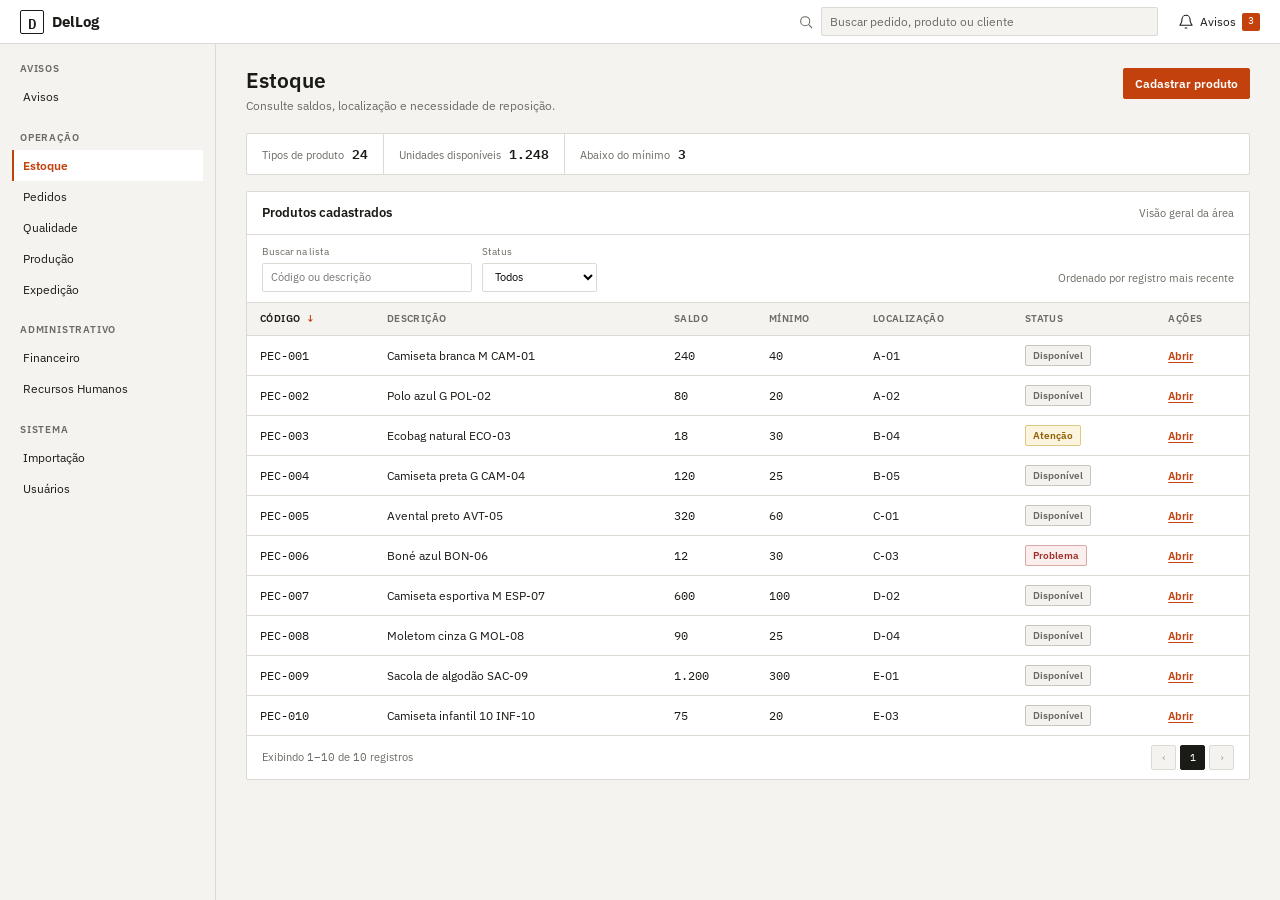
<file: index.html>
<!doctype html>
<html lang="pt-BR">
  <head>
    <meta charset="utf-8" />
    <meta name="viewport" content="width=device-width, initial-scale=1" />
    <meta
      name="description"
      content="DelLog: gestão de pedidos, produção e estoque para estamparias."
    />
    <title>Estoque | DelLog</title>
    <link rel="stylesheet" href="style.css" />
  </head>
  <body>
    <a class="skip-link" href="#conteudo">Ir para o conteúdo</a>
    <header class="topbar">
      <a class="brand" href="index.html" aria-label="DelLog, início">
        <span class="brand-mark" aria-hidden="true">D</span>
        DelLog
      </a>
      <label class="global-search">
        <svg
          viewBox="0 0 24 24"
          fill="none"
          stroke="currentColor"
          stroke-width="1.6"
          aria-hidden="true"
        >
          <circle cx="10.8" cy="10.8" r="6.8" />
          <path d="m16 16 5 5" />
        </svg>
        <input
          type="search"
          aria-label="Busca global"
          placeholder="Buscar pedido, produto ou cliente"
        />
      </label>
      <a class="notification-link" href="avisos.html" aria-label="Avisos, 3 pendentes">
        <svg
          viewBox="0 0 24 24"
          fill="none"
          stroke="currentColor"
          stroke-width="1.6"
          aria-hidden="true"
        >
          <path d="M18 8a6 6 0 0 0-12 0c0 7-3 7-3 9h18c0-2-3-2-3-9ZM10 21h4" />
        </svg>
        <span>Avisos</span>
        <span class="notification-count">3</span>
      </a>
    </header>
    <div class="layout">
      <aside class="sidebar">
        <nav aria-label="Áreas do DelLog">
          <div class="nav-group">
            <p class="nav-caption">Avisos</p>
            <a class="nav-link" href="avisos.html">Avisos</a>
          </div>
          <div class="nav-group">
            <p class="nav-caption">Operação</p>
            <a class="nav-link active" href="index.html" aria-current="page">Estoque</a>
            <a class="nav-link" href="pedidos.html">Pedidos</a>
            <a class="nav-link" href="qualidade.html">Qualidade</a>
            <a class="nav-link" href="producao.html">Produção</a>
            <a class="nav-link" href="expedicao.html">Expedição</a>
          </div>
          <div class="nav-group">
            <p class="nav-caption">Administrativo</p>
            <a class="nav-link" href="financeiro.html">Financeiro</a>
            <a class="nav-link" href="rh.html">Recursos Humanos</a>
          </div>
          <div class="nav-group">
            <p class="nav-caption">Sistema</p>
            <a class="nav-link" href="importacao.html">Importação</a>
            <a class="nav-link" href="usuarios.html">Usuários</a>
          </div>
        </nav>
      </aside>
      <main id="conteudo">
        <div class="content-wrap">
          <div class="page-heading">
            <div>
              <h1>Estoque</h1>
              <p>Consulte saldos, localização e necessidade de reposição.</p>
            </div>
            <a class="button primary" href="#novo-registro">Cadastrar produto</a>
          </div>
          <section class="metrics" aria-label="Resumo de estoque">
            <article>
              <span>Tipos de produto</span>
              <strong>24</strong>
            </article>
            <article>
              <span>Unidades disponíveis</span>
              <strong>1.248</strong>
            </article>
            <article>
              <span>Abaixo do mínimo</span>
              <strong>3</strong>
            </article>
          </section>
          <section class="panel" aria-labelledby="lista-titulo">
            <div class="panel-head">
              <h2 id="lista-titulo">Produtos cadastrados</h2>
              <p>Visão geral da área</p>
            </div>
            <div class="table-toolbar" aria-label="Filtros de estoque">
              <label>
                Buscar na lista
                <input type="search" placeholder="Código ou descrição" />
              </label>
              <label>
                Status
                <select>
                  <option>Todos</option>
                  <option>Aguardando</option>
                  <option>Em andamento</option>
                  <option>Atenção</option>
                  <option>Problema</option>
                  <option>Concluído</option>
                </select>
              </label>
              <p class="toolbar-note">Ordenado por registro mais recente</p>
            </div>
            <div class="table-scroll">
              <table>
                <thead>
                  <tr>
                    <th scope="col" aria-sort="descending">
                      Código
                      <span class="sort-mark" aria-hidden="true">↓</span>
                    </th>
                    <th scope="col">Descrição</th>
                    <th scope="col">Saldo</th>
                    <th scope="col">Mínimo</th>
                    <th scope="col">Localização</th>
                    <th scope="col">Status</th>
                    <th scope="col">Ações</th>
                  </tr>
                </thead>
                <tbody>
                  <tr>
                    <td><span class="mono">PEC-001</span></td>
                    <td><span>Camiseta branca M CAM-01</span></td>
                    <td><span class="mono">240</span></td>
                    <td><span class="mono">40</span></td>
                    <td><span>A-01</span></td>
                    <td><span class="badge waiting">Disponível</span></td>
                    <td>
                      <a class="row-action" href="#registro-1" aria-label="Abrir registro PEC-001">
                        Abrir
                      </a>
                    </td>
                  </tr>
                  <tr>
                    <td><span class="mono">PEC-002</span></td>
                    <td><span>Polo azul G POL-02</span></td>
                    <td><span class="mono">80</span></td>
                    <td><span class="mono">20</span></td>
                    <td><span>A-02</span></td>
                    <td><span class="badge waiting">Disponível</span></td>
                    <td>
                      <a class="row-action" href="#registro-2" aria-label="Abrir registro PEC-002">
                        Abrir
                      </a>
                    </td>
                  </tr>
                  <tr>
                    <td><span class="mono">PEC-003</span></td>
                    <td><span>Ecobag natural ECO-03</span></td>
                    <td><span class="mono">18</span></td>
                    <td><span class="mono">30</span></td>
                    <td><span>B-04</span></td>
                    <td><span class="badge attention">Atenção</span></td>
                    <td>
                      <a class="row-action" href="#registro-3" aria-label="Abrir registro PEC-003">
                        Abrir
                      </a>
                    </td>
                  </tr>
                  <tr>
                    <td><span class="mono">PEC-004</span></td>
                    <td><span>Camiseta preta G CAM-04</span></td>
                    <td><span class="mono">120</span></td>
                    <td><span class="mono">25</span></td>
                    <td><span>B-05</span></td>
                    <td><span class="badge waiting">Disponível</span></td>
                    <td>
                      <a class="row-action" href="#registro-4" aria-label="Abrir registro PEC-004">
                        Abrir
                      </a>
                    </td>
                  </tr>
                  <tr>
                    <td><span class="mono">PEC-005</span></td>
                    <td><span>Avental preto AVT-05</span></td>
                    <td><span class="mono">320</span></td>
                    <td><span class="mono">60</span></td>
                    <td><span>C-01</span></td>
                    <td><span class="badge waiting">Disponível</span></td>
                    <td>
                      <a class="row-action" href="#registro-5" aria-label="Abrir registro PEC-005">
                        Abrir
                      </a>
                    </td>
                  </tr>
                  <tr>
                    <td><span class="mono">PEC-006</span></td>
                    <td><span>Boné azul BON-06</span></td>
                    <td><span class="mono">12</span></td>
                    <td><span class="mono">30</span></td>
                    <td><span>C-03</span></td>
                    <td><span class="badge problem">Problema</span></td>
                    <td>
                      <a class="row-action" href="#registro-6" aria-label="Abrir registro PEC-006">
                        Abrir
                      </a>
                    </td>
                  </tr>
                  <tr>
                    <td><span class="mono">PEC-007</span></td>
                    <td><span>Camiseta esportiva M ESP-07</span></td>
                    <td><span class="mono">600</span></td>
                    <td><span class="mono">100</span></td>
                    <td><span>D-02</span></td>
                    <td><span class="badge waiting">Disponível</span></td>
                    <td>
                      <a class="row-action" href="#registro-7" aria-label="Abrir registro PEC-007">
                        Abrir
                      </a>
                    </td>
                  </tr>
                  <tr>
                    <td><span class="mono">PEC-008</span></td>
                    <td><span>Moletom cinza G MOL-08</span></td>
                    <td><span class="mono">90</span></td>
                    <td><span class="mono">25</span></td>
                    <td><span>D-04</span></td>
                    <td><span class="badge waiting">Disponível</span></td>
                    <td>
                      <a class="row-action" href="#registro-8" aria-label="Abrir registro PEC-008">
                        Abrir
                      </a>
                    </td>
                  </tr>
                  <tr>
                    <td><span class="mono">PEC-009</span></td>
                    <td><span>Sacola de algodão SAC-09</span></td>
                    <td><span class="mono">1.200</span></td>
                    <td><span class="mono">300</span></td>
                    <td><span>E-01</span></td>
                    <td><span class="badge waiting">Disponível</span></td>
                    <td>
                      <a class="row-action" href="#registro-9" aria-label="Abrir registro PEC-009">
                        Abrir
                      </a>
                    </td>
                  </tr>
                  <tr>
                    <td><span class="mono">PEC-010</span></td>
                    <td><span>Camiseta infantil 10 INF-10</span></td>
                    <td><span class="mono">75</span></td>
                    <td><span class="mono">20</span></td>
                    <td><span>E-03</span></td>
                    <td><span class="badge waiting">Disponível</span></td>
                    <td>
                      <a class="row-action" href="#registro-10" aria-label="Abrir registro PEC-010">
                        Abrir
                      </a>
                    </td>
                  </tr>
                </tbody>
              </table>
            </div>
            <div class="table-footer">
              <span>
                Exibindo
                <span class="mono">1–10</span>
                de
                <span class="mono">10</span>
                registros
              </span>
              <nav class="pagination" aria-label="Paginação">
                <span class="disabled">‹</span>
                <span class="current" aria-current="page">1</span>
                <span class="disabled">›</span>
              </nav>
            </div>
          </section>
        </div>
      </main>
    </div>
    <a class="drawer-backdrop" href="#conteudo" aria-label="Fechar painel"></a>
    <aside class="drawer" id="novo-registro" aria-labelledby="novo-titulo">
      <div class="drawer-header">
        <div>
          <h2 id="novo-titulo">Cadastrar produto</h2>
          <p>Informe o produto, o estoque mínimo e sua localização.</p>
        </div>
        <a class="drawer-close" href="#conteudo" aria-label="Fechar formulário">×</a>
      </div>
      <form class="form">
        <label>
          Código
          <input placeholder="PEC-011" />
        </label>
        <label>
          Descrição
          <input placeholder="Descrição do produto" />
        </label>
        <label>
          Estoque mínimo
          <input type="number" min="0" />
        </label>
        <label>
          Localização
          <input placeholder="A-01" />
        </label>
        <div class="form-actions">
          <a class="button" href="#conteudo">Cancelar</a>
          <button class="button primary" type="button">Cadastrar produto</button>
        </div>
      </form>
    </aside>
    <aside class="drawer" id="registro-1" aria-labelledby="detalhe-1">
      <div class="drawer-header">
        <div>
          <h2 id="detalhe-1">PEC-001</h2>
          <p>Estoque</p>
        </div>
        <a class="drawer-close" href="#conteudo" aria-label="Fechar detalhe">×</a>
      </div>
      <section class="drawer-section">
        <h3>Dados do registro</h3>
        <dl class="detail-list">
          <dt>Código</dt>
          <dd>PEC-001</dd>
          <dt>Descrição</dt>
          <dd>Camiseta branca M CAM-01</dd>
          <dt>Saldo</dt>
          <dd>240</dd>
          <dt>Mínimo</dt>
          <dd>40</dd>
          <dt>Localização</dt>
          <dd>A-01</dd>
          <dt>Status</dt>
          <dd>Disponível</dd>
        </dl>
      </section>
    </aside>
    <aside class="drawer" id="registro-2" aria-labelledby="detalhe-2">
      <div class="drawer-header">
        <div>
          <h2 id="detalhe-2">PEC-002</h2>
          <p>Estoque</p>
        </div>
        <a class="drawer-close" href="#conteudo" aria-label="Fechar detalhe">×</a>
      </div>
      <section class="drawer-section">
        <h3>Dados do registro</h3>
        <dl class="detail-list">
          <dt>Código</dt>
          <dd>PEC-002</dd>
          <dt>Descrição</dt>
          <dd>Polo azul G POL-02</dd>
          <dt>Saldo</dt>
          <dd>80</dd>
          <dt>Mínimo</dt>
          <dd>20</dd>
          <dt>Localização</dt>
          <dd>A-02</dd>
          <dt>Status</dt>
          <dd>Disponível</dd>
        </dl>
      </section>
    </aside>
    <aside class="drawer" id="registro-3" aria-labelledby="detalhe-3">
      <div class="drawer-header">
        <div>
          <h2 id="detalhe-3">PEC-003</h2>
          <p>Estoque</p>
        </div>
        <a class="drawer-close" href="#conteudo" aria-label="Fechar detalhe">×</a>
      </div>
      <section class="drawer-section">
        <h3>Dados do registro</h3>
        <dl class="detail-list">
          <dt>Código</dt>
          <dd>PEC-003</dd>
          <dt>Descrição</dt>
          <dd>Ecobag natural ECO-03</dd>
          <dt>Saldo</dt>
          <dd>18</dd>
          <dt>Mínimo</dt>
          <dd>30</dd>
          <dt>Localização</dt>
          <dd>B-04</dd>
          <dt>Status</dt>
          <dd>Atenção</dd>
        </dl>
      </section>
    </aside>
    <aside class="drawer" id="registro-4" aria-labelledby="detalhe-4">
      <div class="drawer-header">
        <div>
          <h2 id="detalhe-4">PEC-004</h2>
          <p>Estoque</p>
        </div>
        <a class="drawer-close" href="#conteudo" aria-label="Fechar detalhe">×</a>
      </div>
      <section class="drawer-section">
        <h3>Dados do registro</h3>
        <dl class="detail-list">
          <dt>Código</dt>
          <dd>PEC-004</dd>
          <dt>Descrição</dt>
          <dd>Camiseta preta G CAM-04</dd>
          <dt>Saldo</dt>
          <dd>120</dd>
          <dt>Mínimo</dt>
          <dd>25</dd>
          <dt>Localização</dt>
          <dd>B-05</dd>
          <dt>Status</dt>
          <dd>Disponível</dd>
        </dl>
      </section>
    </aside>
    <aside class="drawer" id="registro-5" aria-labelledby="detalhe-5">
      <div class="drawer-header">
        <div>
          <h2 id="detalhe-5">PEC-005</h2>
          <p>Estoque</p>
        </div>
        <a class="drawer-close" href="#conteudo" aria-label="Fechar detalhe">×</a>
      </div>
      <section class="drawer-section">
        <h3>Dados do registro</h3>
        <dl class="detail-list">
          <dt>Código</dt>
          <dd>PEC-005</dd>
          <dt>Descrição</dt>
          <dd>Avental preto AVT-05</dd>
          <dt>Saldo</dt>
          <dd>320</dd>
          <dt>Mínimo</dt>
          <dd>60</dd>
          <dt>Localização</dt>
          <dd>C-01</dd>
          <dt>Status</dt>
          <dd>Disponível</dd>
        </dl>
      </section>
    </aside>
    <aside class="drawer" id="registro-6" aria-labelledby="detalhe-6">
      <div class="drawer-header">
        <div>
          <h2 id="detalhe-6">PEC-006</h2>
          <p>Estoque</p>
        </div>
        <a class="drawer-close" href="#conteudo" aria-label="Fechar detalhe">×</a>
      </div>
      <section class="drawer-section">
        <h3>Dados do registro</h3>
        <dl class="detail-list">
          <dt>Código</dt>
          <dd>PEC-006</dd>
          <dt>Descrição</dt>
          <dd>Boné azul BON-06</dd>
          <dt>Saldo</dt>
          <dd>12</dd>
          <dt>Mínimo</dt>
          <dd>30</dd>
          <dt>Localização</dt>
          <dd>C-03</dd>
          <dt>Status</dt>
          <dd>Problema</dd>
        </dl>
      </section>
    </aside>
    <aside class="drawer" id="registro-7" aria-labelledby="detalhe-7">
      <div class="drawer-header">
        <div>
          <h2 id="detalhe-7">PEC-007</h2>
          <p>Estoque</p>
        </div>
        <a class="drawer-close" href="#conteudo" aria-label="Fechar detalhe">×</a>
      </div>
      <section class="drawer-section">
        <h3>Dados do registro</h3>
        <dl class="detail-list">
          <dt>Código</dt>
          <dd>PEC-007</dd>
          <dt>Descrição</dt>
          <dd>Camiseta esportiva M ESP-07</dd>
          <dt>Saldo</dt>
          <dd>600</dd>
          <dt>Mínimo</dt>
          <dd>100</dd>
          <dt>Localização</dt>
          <dd>D-02</dd>
          <dt>Status</dt>
          <dd>Disponível</dd>
        </dl>
      </section>
    </aside>
    <aside class="drawer" id="registro-8" aria-labelledby="detalhe-8">
      <div class="drawer-header">
        <div>
          <h2 id="detalhe-8">PEC-008</h2>
          <p>Estoque</p>
        </div>
        <a class="drawer-close" href="#conteudo" aria-label="Fechar detalhe">×</a>
      </div>
      <section class="drawer-section">
        <h3>Dados do registro</h3>
        <dl class="detail-list">
          <dt>Código</dt>
          <dd>PEC-008</dd>
          <dt>Descrição</dt>
          <dd>Moletom cinza G MOL-08</dd>
          <dt>Saldo</dt>
          <dd>90</dd>
          <dt>Mínimo</dt>
          <dd>25</dd>
          <dt>Localização</dt>
          <dd>D-04</dd>
          <dt>Status</dt>
          <dd>Disponível</dd>
        </dl>
      </section>
    </aside>
    <aside class="drawer" id="registro-9" aria-labelledby="detalhe-9">
      <div class="drawer-header">
        <div>
          <h2 id="detalhe-9">PEC-009</h2>
          <p>Estoque</p>
        </div>
        <a class="drawer-close" href="#conteudo" aria-label="Fechar detalhe">×</a>
      </div>
      <section class="drawer-section">
        <h3>Dados do registro</h3>
        <dl class="detail-list">
          <dt>Código</dt>
          <dd>PEC-009</dd>
          <dt>Descrição</dt>
          <dd>Sacola de algodão SAC-09</dd>
          <dt>Saldo</dt>
          <dd>1.200</dd>
          <dt>Mínimo</dt>
          <dd>300</dd>
          <dt>Localização</dt>
          <dd>E-01</dd>
          <dt>Status</dt>
          <dd>Disponível</dd>
        </dl>
      </section>
    </aside>
    <aside class="drawer" id="registro-10" aria-labelledby="detalhe-10">
      <div class="drawer-header">
        <div>
          <h2 id="detalhe-10">PEC-010</h2>
          <p>Estoque</p>
        </div>
        <a class="drawer-close" href="#conteudo" aria-label="Fechar detalhe">×</a>
      </div>
      <section class="drawer-section">
        <h3>Dados do registro</h3>
        <dl class="detail-list">
          <dt>Código</dt>
          <dd>PEC-010</dd>
          <dt>Descrição</dt>
          <dd>Camiseta infantil 10 INF-10</dd>
          <dt>Saldo</dt>
          <dd>75</dd>
          <dt>Mínimo</dt>
          <dd>20</dd>
          <dt>Localização</dt>
          <dd>E-03</dd>
          <dt>Status</dt>
          <dd>Disponível</dd>
        </dl>
      </section>
    </aside>
  </body>
</html>
</file>
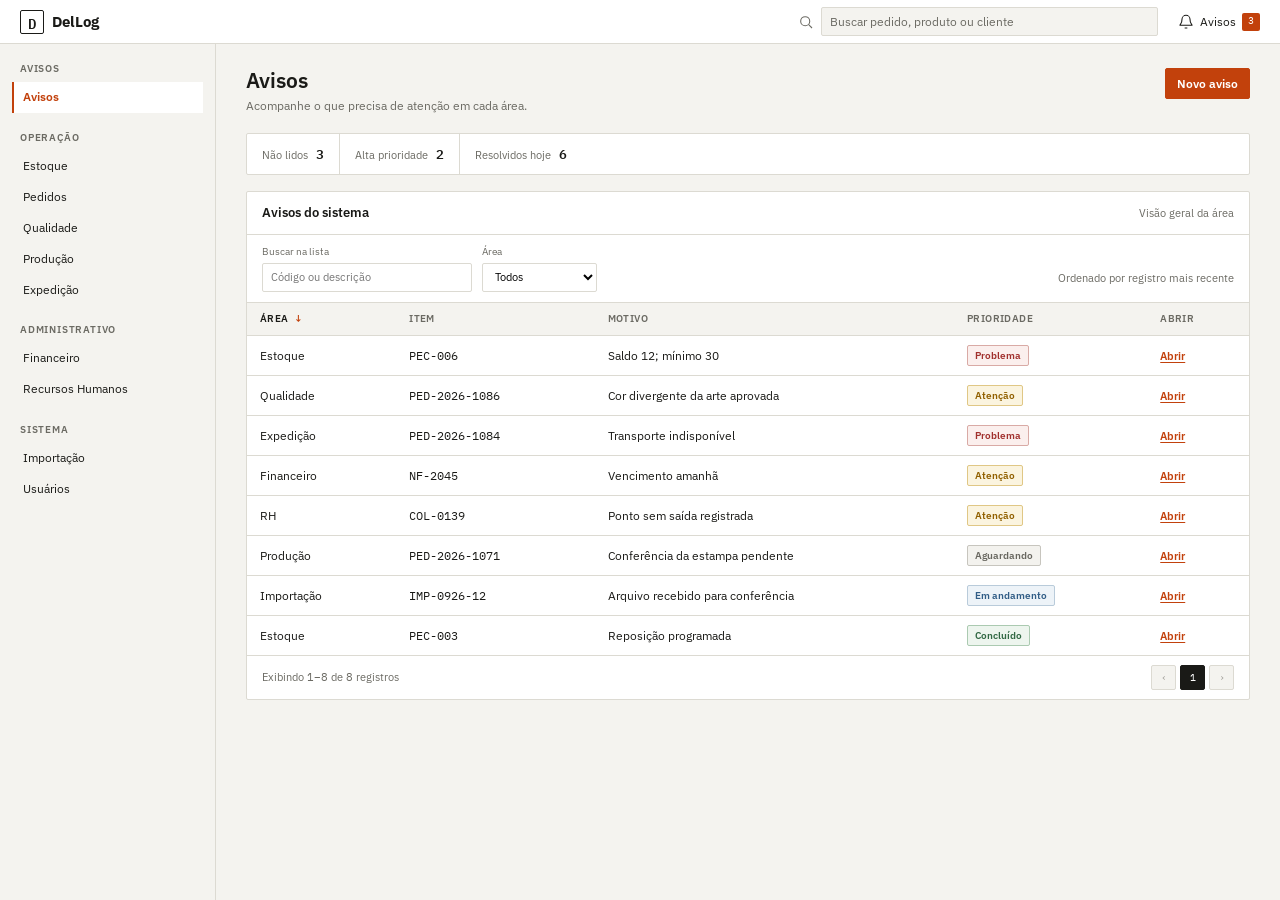
<file: avisos.html>
<!doctype html>
<html lang="pt-BR">
  <head>
    <meta charset="utf-8" />
    <meta name="viewport" content="width=device-width, initial-scale=1" />
    <meta
      name="description"
      content="DelLog: gestão de pedidos, produção e estoque para estamparias."
    />
    <title>Avisos | DelLog</title>
    <link rel="stylesheet" href="style.css" />
  </head>
  <body>
    <a class="skip-link" href="#conteudo">Ir para o conteúdo</a>
    <header class="topbar">
      <a class="brand" href="index.html" aria-label="DelLog, início">
        <span class="brand-mark" aria-hidden="true">D</span>
        DelLog
      </a>
      <label class="global-search">
        <svg
          viewBox="0 0 24 24"
          fill="none"
          stroke="currentColor"
          stroke-width="1.6"
          aria-hidden="true"
        >
          <circle cx="10.8" cy="10.8" r="6.8" />
          <path d="m16 16 5 5" />
        </svg>
        <input
          type="search"
          aria-label="Busca global"
          placeholder="Buscar pedido, produto ou cliente"
        />
      </label>
      <a class="notification-link" href="avisos.html" aria-label="Avisos, 3 pendentes">
        <svg
          viewBox="0 0 24 24"
          fill="none"
          stroke="currentColor"
          stroke-width="1.6"
          aria-hidden="true"
        >
          <path d="M18 8a6 6 0 0 0-12 0c0 7-3 7-3 9h18c0-2-3-2-3-9ZM10 21h4" />
        </svg>
        <span>Avisos</span>
        <span class="notification-count">3</span>
      </a>
    </header>
    <div class="layout">
      <aside class="sidebar">
        <nav aria-label="Áreas do DelLog">
          <div class="nav-group">
            <p class="nav-caption">Avisos</p>
            <a class="nav-link active" href="avisos.html" aria-current="page">Avisos</a>
          </div>
          <div class="nav-group">
            <p class="nav-caption">Operação</p>
            <a class="nav-link" href="index.html">Estoque</a>
            <a class="nav-link" href="pedidos.html">Pedidos</a>
            <a class="nav-link" href="qualidade.html">Qualidade</a>
            <a class="nav-link" href="producao.html">Produção</a>
            <a class="nav-link" href="expedicao.html">Expedição</a>
          </div>
          <div class="nav-group">
            <p class="nav-caption">Administrativo</p>
            <a class="nav-link" href="financeiro.html">Financeiro</a>
            <a class="nav-link" href="rh.html">Recursos Humanos</a>
          </div>
          <div class="nav-group">
            <p class="nav-caption">Sistema</p>
            <a class="nav-link" href="importacao.html">Importação</a>
            <a class="nav-link" href="usuarios.html">Usuários</a>
          </div>
        </nav>
      </aside>
      <main id="conteudo">
        <div class="content-wrap">
          <div class="page-heading">
            <div>
              <h1>Avisos</h1>
              <p>Acompanhe o que precisa de atenção em cada área.</p>
            </div>
            <a class="button primary" href="#novo-registro">Novo aviso</a>
          </div>
          <section class="metrics" aria-label="Resumo de avisos">
            <article>
              <span>Não lidos</span>
              <strong>3</strong>
            </article>
            <article>
              <span>Alta prioridade</span>
              <strong>2</strong>
            </article>
            <article>
              <span>Resolvidos hoje</span>
              <strong>6</strong>
            </article>
          </section>
          <section class="panel" aria-labelledby="lista-titulo">
            <div class="panel-head">
              <h2 id="lista-titulo">Avisos do sistema</h2>
              <p>Visão geral da área</p>
            </div>
            <div class="table-toolbar" aria-label="Filtros de avisos">
              <label>
                Buscar na lista
                <input type="search" placeholder="Código ou descrição" />
              </label>
              <label>
                Área
                <select>
                  <option>Todos</option>
                  <option>Estoque</option>
                  <option>Pedidos</option>
                  <option>Qualidade</option>
                  <option>Produção</option>
                  <option>Expedição</option>
                  <option>Financeiro</option>
                  <option>RH</option>
                  <option>Importação</option>
                </select>
              </label>
              <p class="toolbar-note">Ordenado por registro mais recente</p>
            </div>
            <div class="table-scroll">
              <table>
                <thead>
                  <tr>
                    <th scope="col" aria-sort="descending">
                      Área
                      <span class="sort-mark" aria-hidden="true">↓</span>
                    </th>
                    <th scope="col">Item</th>
                    <th scope="col">Motivo</th>
                    <th scope="col">Prioridade</th>
                    <th scope="col">Abrir</th>
                  </tr>
                </thead>
                <tbody>
                  <tr>
                    <td><span>Estoque</span></td>
                    <td><span class="mono">PEC-006</span></td>
                    <td><span>Saldo 12; mínimo 30</span></td>
                    <td><span class="badge problem">Problema</span></td>
                    <td>
                      <a class="row-action" href="#registro-1" aria-label="Abrir PEC-006">Abrir</a>
                    </td>
                  </tr>
                  <tr>
                    <td><span>Qualidade</span></td>
                    <td><span class="mono">PED-2026-1086</span></td>
                    <td><span>Cor divergente da arte aprovada</span></td>
                    <td><span class="badge attention">Atenção</span></td>
                    <td>
                      <a class="row-action" href="#registro-2" aria-label="Abrir PED-2026-1086">
                        Abrir
                      </a>
                    </td>
                  </tr>
                  <tr>
                    <td><span>Expedição</span></td>
                    <td><span class="mono">PED-2026-1084</span></td>
                    <td><span>Transporte indisponível</span></td>
                    <td><span class="badge problem">Problema</span></td>
                    <td>
                      <a class="row-action" href="#registro-3" aria-label="Abrir PED-2026-1084">
                        Abrir
                      </a>
                    </td>
                  </tr>
                  <tr>
                    <td><span>Financeiro</span></td>
                    <td><span class="mono">NF-2045</span></td>
                    <td><span>Vencimento amanhã</span></td>
                    <td><span class="badge attention">Atenção</span></td>
                    <td>
                      <a class="row-action" href="#registro-4" aria-label="Abrir NF-2045">Abrir</a>
                    </td>
                  </tr>
                  <tr>
                    <td><span>RH</span></td>
                    <td><span class="mono">COL-0139</span></td>
                    <td><span>Ponto sem saída registrada</span></td>
                    <td><span class="badge attention">Atenção</span></td>
                    <td>
                      <a class="row-action" href="#registro-5" aria-label="Abrir COL-0139">Abrir</a>
                    </td>
                  </tr>
                  <tr>
                    <td><span>Produção</span></td>
                    <td><span class="mono">PED-2026-1071</span></td>
                    <td><span>Conferência da estampa pendente</span></td>
                    <td><span class="badge waiting">Aguardando</span></td>
                    <td>
                      <a class="row-action" href="#registro-6" aria-label="Abrir PED-2026-1071">
                        Abrir
                      </a>
                    </td>
                  </tr>
                  <tr>
                    <td><span>Importação</span></td>
                    <td><span class="mono">IMP-0926-12</span></td>
                    <td><span>Arquivo recebido para conferência</span></td>
                    <td><span class="badge progress">Em andamento</span></td>
                    <td>
                      <a class="row-action" href="#registro-7" aria-label="Abrir IMP-0926-12">
                        Abrir
                      </a>
                    </td>
                  </tr>
                  <tr>
                    <td><span>Estoque</span></td>
                    <td><span class="mono">PEC-003</span></td>
                    <td><span>Reposição programada</span></td>
                    <td><span class="badge done">Concluído</span></td>
                    <td>
                      <a class="row-action" href="#registro-8" aria-label="Abrir PEC-003">Abrir</a>
                    </td>
                  </tr>
                </tbody>
              </table>
            </div>
            <div class="table-footer">
              <span>
                Exibindo
                <span class="mono">1–8</span>
                de
                <span class="mono">8</span>
                registros
              </span>
              <nav class="pagination" aria-label="Paginação">
                <span class="disabled">‹</span>
                <span class="current" aria-current="page">1</span>
                <span class="disabled">›</span>
              </nav>
            </div>
          </section>
        </div>
      </main>
    </div>
    <a class="drawer-backdrop" href="#conteudo" aria-label="Fechar painel"></a>
    <aside class="drawer" id="novo-registro" aria-labelledby="novo-titulo">
      <div class="drawer-header">
        <div>
          <h2 id="novo-titulo">Novo aviso</h2>
          <p>Informe a área, o item e o motivo da pendência.</p>
        </div>
        <a class="drawer-close" href="#conteudo" aria-label="Fechar formulário">×</a>
      </div>
      <form class="form">
        <label>
          Área
          <select>
            <option>Estoque</option>
            <option>Pedidos</option>
            <option>Qualidade</option>
            <option>Produção</option>
            <option>Expedição</option>
          </select>
        </label>
        <label>
          Item
          <input placeholder="Código do item" />
        </label>
        <label>
          Motivo
          <input placeholder="Motivo do aviso" />
        </label>
        <div class="form-actions">
          <a class="button" href="#conteudo">Cancelar</a>
          <button class="button primary" type="button">Novo aviso</button>
        </div>
      </form>
    </aside>
    <aside class="drawer" id="registro-1" aria-labelledby="detalhe-1">
      <div class="drawer-header">
        <div>
          <h2 id="detalhe-1">Estoque</h2>
          <p>Avisos</p>
        </div>
        <a class="drawer-close" href="#conteudo" aria-label="Fechar detalhe">×</a>
      </div>
      <section class="drawer-section">
        <h3>Dados do registro</h3>
        <dl class="detail-list">
          <dt>Área</dt>
          <dd>Estoque</dd>
          <dt>Item</dt>
          <dd>PEC-006</dd>
          <dt>Motivo</dt>
          <dd>Saldo 12; mínimo 30</dd>
          <dt>Prioridade</dt>
          <dd>Problema</dd>
          <dt>Criado em</dt>
          <dd>29/09/2026 15:12</dd>
        </dl>
      </section>
    </aside>
    <aside class="drawer" id="registro-2" aria-labelledby="detalhe-2">
      <div class="drawer-header">
        <div>
          <h2 id="detalhe-2">Qualidade</h2>
          <p>Avisos</p>
        </div>
        <a class="drawer-close" href="#conteudo" aria-label="Fechar detalhe">×</a>
      </div>
      <section class="drawer-section">
        <h3>Dados do registro</h3>
        <dl class="detail-list">
          <dt>Área</dt>
          <dd>Qualidade</dd>
          <dt>Item</dt>
          <dd>PED-2026-1086</dd>
          <dt>Motivo</dt>
          <dd>Cor divergente da arte aprovada</dd>
          <dt>Prioridade</dt>
          <dd>Atenção</dd>
          <dt>Criado em</dt>
          <dd>29/09/2026 11:05</dd>
        </dl>
      </section>
    </aside>
    <aside class="drawer" id="registro-3" aria-labelledby="detalhe-3">
      <div class="drawer-header">
        <div>
          <h2 id="detalhe-3">Expedição</h2>
          <p>Avisos</p>
        </div>
        <a class="drawer-close" href="#conteudo" aria-label="Fechar detalhe">×</a>
      </div>
      <section class="drawer-section">
        <h3>Dados do registro</h3>
        <dl class="detail-list">
          <dt>Área</dt>
          <dd>Expedição</dd>
          <dt>Item</dt>
          <dd>PED-2026-1084</dd>
          <dt>Motivo</dt>
          <dd>Transporte indisponível</dd>
          <dt>Prioridade</dt>
          <dd>Problema</dd>
          <dt>Criado em</dt>
          <dd>29/09/2026 08:25</dd>
        </dl>
      </section>
    </aside>
    <aside class="drawer" id="registro-4" aria-labelledby="detalhe-4">
      <div class="drawer-header">
        <div>
          <h2 id="detalhe-4">Financeiro</h2>
          <p>Avisos</p>
        </div>
        <a class="drawer-close" href="#conteudo" aria-label="Fechar detalhe">×</a>
      </div>
      <section class="drawer-section">
        <h3>Dados do registro</h3>
        <dl class="detail-list">
          <dt>Área</dt>
          <dd>Financeiro</dd>
          <dt>Item</dt>
          <dd>NF-2045</dd>
          <dt>Motivo</dt>
          <dd>Vencimento amanhã</dd>
          <dt>Prioridade</dt>
          <dd>Atenção</dd>
          <dt>Criado em</dt>
          <dd>29/09/2026 08:10</dd>
        </dl>
      </section>
    </aside>
    <aside class="drawer" id="registro-5" aria-labelledby="detalhe-5">
      <div class="drawer-header">
        <div>
          <h2 id="detalhe-5">RH</h2>
          <p>Avisos</p>
        </div>
        <a class="drawer-close" href="#conteudo" aria-label="Fechar detalhe">×</a>
      </div>
      <section class="drawer-section">
        <h3>Dados do registro</h3>
        <dl class="detail-list">
          <dt>Área</dt>
          <dd>RH</dd>
          <dt>Item</dt>
          <dd>COL-0139</dd>
          <dt>Motivo</dt>
          <dd>Ponto sem saída registrada</dd>
          <dt>Prioridade</dt>
          <dd>Atenção</dd>
          <dt>Criado em</dt>
          <dd>28/09/2026 17:34</dd>
        </dl>
      </section>
    </aside>
    <aside class="drawer" id="registro-6" aria-labelledby="detalhe-6">
      <div class="drawer-header">
        <div>
          <h2 id="detalhe-6">Produção</h2>
          <p>Avisos</p>
        </div>
        <a class="drawer-close" href="#conteudo" aria-label="Fechar detalhe">×</a>
      </div>
      <section class="drawer-section">
        <h3>Dados do registro</h3>
        <dl class="detail-list">
          <dt>Área</dt>
          <dd>Produção</dd>
          <dt>Item</dt>
          <dd>PED-2026-1071</dd>
          <dt>Motivo</dt>
          <dd>Conferência da estampa pendente</dd>
          <dt>Prioridade</dt>
          <dd>Aguardando</dd>
          <dt>Criado em</dt>
          <dd>28/09/2026 15:40</dd>
        </dl>
      </section>
    </aside>
    <aside class="drawer" id="registro-7" aria-labelledby="detalhe-7">
      <div class="drawer-header">
        <div>
          <h2 id="detalhe-7">Importação</h2>
          <p>Avisos</p>
        </div>
        <a class="drawer-close" href="#conteudo" aria-label="Fechar detalhe">×</a>
      </div>
      <section class="drawer-section">
        <h3>Dados do registro</h3>
        <dl class="detail-list">
          <dt>Área</dt>
          <dd>Importação</dd>
          <dt>Item</dt>
          <dd>IMP-0926-12</dd>
          <dt>Motivo</dt>
          <dd>Arquivo recebido para conferência</dd>
          <dt>Prioridade</dt>
          <dd>Em andamento</dd>
          <dt>Criado em</dt>
          <dd>27/09/2026 16:12</dd>
        </dl>
      </section>
    </aside>
    <aside class="drawer" id="registro-8" aria-labelledby="detalhe-8">
      <div class="drawer-header">
        <div>
          <h2 id="detalhe-8">Estoque</h2>
          <p>Avisos</p>
        </div>
        <a class="drawer-close" href="#conteudo" aria-label="Fechar detalhe">×</a>
      </div>
      <section class="drawer-section">
        <h3>Dados do registro</h3>
        <dl class="detail-list">
          <dt>Área</dt>
          <dd>Estoque</dd>
          <dt>Item</dt>
          <dd>PEC-003</dd>
          <dt>Motivo</dt>
          <dd>Reposição programada</dd>
          <dt>Prioridade</dt>
          <dd>Concluído</dd>
          <dt>Criado em</dt>
          <dd>27/09/2026 09:00</dd>
        </dl>
      </section>
    </aside>
  </body>
</html>
</file>
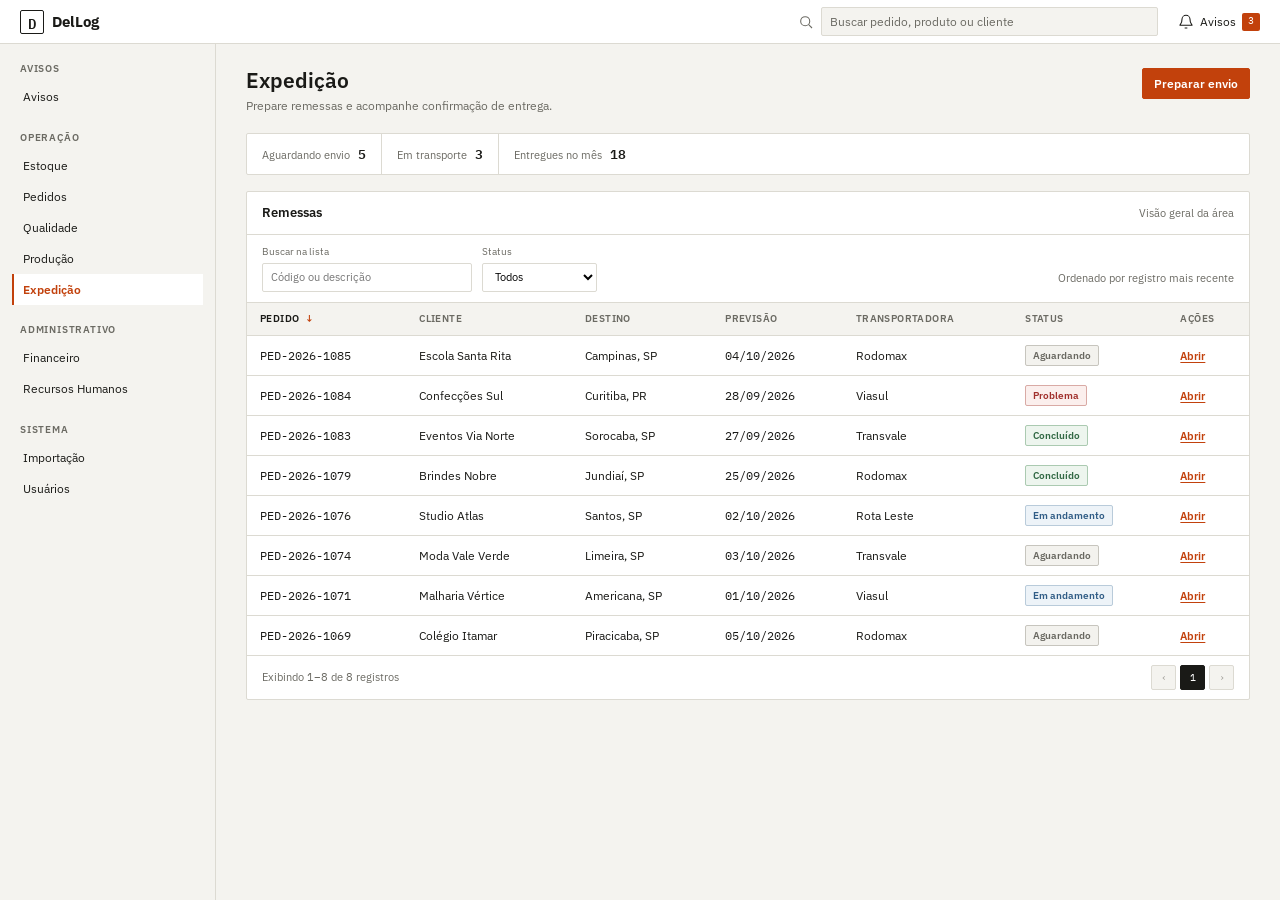
<file: expedicao.html>
<!doctype html>
<html lang="pt-BR">
  <head>
    <meta charset="utf-8" />
    <meta name="viewport" content="width=device-width, initial-scale=1" />
    <meta
      name="description"
      content="DelLog: gestão de pedidos, produção e estoque para estamparias."
    />
    <title>Expedição | DelLog</title>
    <link rel="stylesheet" href="style.css" />
  </head>
  <body>
    <a class="skip-link" href="#conteudo">Ir para o conteúdo</a>
    <header class="topbar">
      <a class="brand" href="index.html" aria-label="DelLog, início">
        <span class="brand-mark" aria-hidden="true">D</span>
        DelLog
      </a>
      <label class="global-search">
        <svg
          viewBox="0 0 24 24"
          fill="none"
          stroke="currentColor"
          stroke-width="1.6"
          aria-hidden="true"
        >
          <circle cx="10.8" cy="10.8" r="6.8" />
          <path d="m16 16 5 5" />
        </svg>
        <input
          type="search"
          aria-label="Busca global"
          placeholder="Buscar pedido, produto ou cliente"
        />
      </label>
      <a class="notification-link" href="avisos.html" aria-label="Avisos, 3 pendentes">
        <svg
          viewBox="0 0 24 24"
          fill="none"
          stroke="currentColor"
          stroke-width="1.6"
          aria-hidden="true"
        >
          <path d="M18 8a6 6 0 0 0-12 0c0 7-3 7-3 9h18c0-2-3-2-3-9ZM10 21h4" />
        </svg>
        <span>Avisos</span>
        <span class="notification-count">3</span>
      </a>
    </header>
    <div class="layout">
      <aside class="sidebar">
        <nav aria-label="Áreas do DelLog">
          <div class="nav-group">
            <p class="nav-caption">Avisos</p>
            <a class="nav-link" href="avisos.html">Avisos</a>
          </div>
          <div class="nav-group">
            <p class="nav-caption">Operação</p>
            <a class="nav-link" href="index.html">Estoque</a>
            <a class="nav-link" href="pedidos.html">Pedidos</a>
            <a class="nav-link" href="qualidade.html">Qualidade</a>
            <a class="nav-link" href="producao.html">Produção</a>
            <a class="nav-link active" href="expedicao.html" aria-current="page">Expedição</a>
          </div>
          <div class="nav-group">
            <p class="nav-caption">Administrativo</p>
            <a class="nav-link" href="financeiro.html">Financeiro</a>
            <a class="nav-link" href="rh.html">Recursos Humanos</a>
          </div>
          <div class="nav-group">
            <p class="nav-caption">Sistema</p>
            <a class="nav-link" href="importacao.html">Importação</a>
            <a class="nav-link" href="usuarios.html">Usuários</a>
          </div>
        </nav>
      </aside>
      <main id="conteudo">
        <div class="content-wrap">
          <div class="page-heading">
            <div>
              <h1>Expedição</h1>
              <p>Prepare remessas e acompanhe confirmação de entrega.</p>
            </div>
            <a class="button primary" href="#novo-registro">Preparar envio</a>
          </div>
          <section class="metrics" aria-label="Resumo de expedição">
            <article>
              <span>Aguardando envio</span>
              <strong>5</strong>
            </article>
            <article>
              <span>Em transporte</span>
              <strong>3</strong>
            </article>
            <article>
              <span>Entregues no mês</span>
              <strong>18</strong>
            </article>
          </section>
          <section class="panel" aria-labelledby="lista-titulo">
            <div class="panel-head">
              <h2 id="lista-titulo">Remessas</h2>
              <p>Visão geral da área</p>
            </div>
            <div class="table-toolbar" aria-label="Filtros de expedição">
              <label>
                Buscar na lista
                <input type="search" placeholder="Código ou descrição" />
              </label>
              <label>
                Status
                <select>
                  <option>Todos</option>
                  <option>Aguardando</option>
                  <option>Em andamento</option>
                  <option>Atenção</option>
                  <option>Problema</option>
                  <option>Concluído</option>
                </select>
              </label>
              <p class="toolbar-note">Ordenado por registro mais recente</p>
            </div>
            <div class="table-scroll">
              <table>
                <thead>
                  <tr>
                    <th scope="col" aria-sort="descending">
                      Pedido
                      <span class="sort-mark" aria-hidden="true">↓</span>
                    </th>
                    <th scope="col">Cliente</th>
                    <th scope="col">Destino</th>
                    <th scope="col">Previsão</th>
                    <th scope="col">Transportadora</th>
                    <th scope="col">Status</th>
                    <th scope="col">Ações</th>
                  </tr>
                </thead>
                <tbody>
                  <tr>
                    <td><span class="mono">PED-2026-1085</span></td>
                    <td><span>Escola Santa Rita</span></td>
                    <td><span>Campinas, SP</span></td>
                    <td><span class="mono">04/10/2026</span></td>
                    <td><span>Rodomax</span></td>
                    <td><span class="badge waiting">Aguardando</span></td>
                    <td>
                      <a
                        class="row-action"
                        href="#registro-1"
                        aria-label="Abrir registro PED-2026-1085"
                      >
                        Abrir
                      </a>
                    </td>
                  </tr>
                  <tr>
                    <td><span class="mono">PED-2026-1084</span></td>
                    <td><span>Confecções Sul</span></td>
                    <td><span>Curitiba, PR</span></td>
                    <td><span class="mono">28/09/2026</span></td>
                    <td><span>Viasul</span></td>
                    <td><span class="badge problem">Problema</span></td>
                    <td>
                      <a
                        class="row-action"
                        href="#registro-2"
                        aria-label="Abrir registro PED-2026-1084"
                      >
                        Abrir
                      </a>
                    </td>
                  </tr>
                  <tr>
                    <td><span class="mono">PED-2026-1083</span></td>
                    <td><span>Eventos Via Norte</span></td>
                    <td><span>Sorocaba, SP</span></td>
                    <td><span class="mono">27/09/2026</span></td>
                    <td><span>Transvale</span></td>
                    <td><span class="badge done">Concluído</span></td>
                    <td>
                      <a
                        class="row-action"
                        href="#registro-3"
                        aria-label="Abrir registro PED-2026-1083"
                      >
                        Abrir
                      </a>
                    </td>
                  </tr>
                  <tr>
                    <td><span class="mono">PED-2026-1079</span></td>
                    <td><span>Brindes Nobre</span></td>
                    <td><span>Jundiaí, SP</span></td>
                    <td><span class="mono">25/09/2026</span></td>
                    <td><span>Rodomax</span></td>
                    <td><span class="badge done">Concluído</span></td>
                    <td>
                      <a
                        class="row-action"
                        href="#registro-4"
                        aria-label="Abrir registro PED-2026-1079"
                      >
                        Abrir
                      </a>
                    </td>
                  </tr>
                  <tr>
                    <td><span class="mono">PED-2026-1076</span></td>
                    <td><span>Studio Atlas</span></td>
                    <td><span>Santos, SP</span></td>
                    <td><span class="mono">02/10/2026</span></td>
                    <td><span>Rota Leste</span></td>
                    <td><span class="badge progress">Em andamento</span></td>
                    <td>
                      <a
                        class="row-action"
                        href="#registro-5"
                        aria-label="Abrir registro PED-2026-1076"
                      >
                        Abrir
                      </a>
                    </td>
                  </tr>
                  <tr>
                    <td><span class="mono">PED-2026-1074</span></td>
                    <td><span>Moda Vale Verde</span></td>
                    <td><span>Limeira, SP</span></td>
                    <td><span class="mono">03/10/2026</span></td>
                    <td><span>Transvale</span></td>
                    <td><span class="badge waiting">Aguardando</span></td>
                    <td>
                      <a
                        class="row-action"
                        href="#registro-6"
                        aria-label="Abrir registro PED-2026-1074"
                      >
                        Abrir
                      </a>
                    </td>
                  </tr>
                  <tr>
                    <td><span class="mono">PED-2026-1071</span></td>
                    <td><span>Malharia Vértice</span></td>
                    <td><span>Americana, SP</span></td>
                    <td><span class="mono">01/10/2026</span></td>
                    <td><span>Viasul</span></td>
                    <td><span class="badge progress">Em andamento</span></td>
                    <td>
                      <a
                        class="row-action"
                        href="#registro-7"
                        aria-label="Abrir registro PED-2026-1071"
                      >
                        Abrir
                      </a>
                    </td>
                  </tr>
                  <tr>
                    <td><span class="mono">PED-2026-1069</span></td>
                    <td><span>Colégio Itamar</span></td>
                    <td><span>Piracicaba, SP</span></td>
                    <td><span class="mono">05/10/2026</span></td>
                    <td><span>Rodomax</span></td>
                    <td><span class="badge waiting">Aguardando</span></td>
                    <td>
                      <a
                        class="row-action"
                        href="#registro-8"
                        aria-label="Abrir registro PED-2026-1069"
                      >
                        Abrir
                      </a>
                    </td>
                  </tr>
                </tbody>
              </table>
            </div>
            <div class="table-footer">
              <span>
                Exibindo
                <span class="mono">1–8</span>
                de
                <span class="mono">8</span>
                registros
              </span>
              <nav class="pagination" aria-label="Paginação">
                <span class="disabled">‹</span>
                <span class="current" aria-current="page">1</span>
                <span class="disabled">›</span>
              </nav>
            </div>
          </section>
        </div>
      </main>
    </div>
    <a class="drawer-backdrop" href="#conteudo" aria-label="Fechar painel"></a>
    <aside class="drawer" id="novo-registro" aria-labelledby="novo-titulo">
      <div class="drawer-header">
        <div>
          <h2 id="novo-titulo">Preparar envio</h2>
          <p>Informe o destino, a transportadora e a previsão de entrega.</p>
        </div>
        <a class="drawer-close" href="#conteudo" aria-label="Fechar formulário">×</a>
      </div>
      <form class="form">
        <label>
          Pedido
          <select>
            <option>PED-2026-1085</option>
            <option>PED-2026-1074</option>
          </select>
        </label>
        <label>
          Destino
          <input placeholder="Cidade e estado" />
        </label>
        <label>
          Transportadora
          <input placeholder="Nome da transportadora" />
        </label>
        <label>
          Data prevista
          <input type="date" />
        </label>
        <div class="form-actions">
          <a class="button" href="#conteudo">Cancelar</a>
          <button class="button primary" type="button">Preparar envio</button>
        </div>
      </form>
    </aside>
    <aside class="drawer" id="registro-1" aria-labelledby="detalhe-1">
      <div class="drawer-header">
        <div>
          <h2 id="detalhe-1">PED-2026-1085</h2>
          <p>Expedição</p>
        </div>
        <a class="drawer-close" href="#conteudo" aria-label="Fechar detalhe">×</a>
      </div>
      <section class="drawer-section">
        <h3>Dados do registro</h3>
        <dl class="detail-list">
          <dt>Pedido</dt>
          <dd>PED-2026-1085</dd>
          <dt>Cliente</dt>
          <dd>Escola Santa Rita</dd>
          <dt>Destino</dt>
          <dd>Campinas, SP</dd>
          <dt>Previsão</dt>
          <dd>04/10/2026</dd>
          <dt>Transportadora</dt>
          <dd>Rodomax</dd>
          <dt>Status</dt>
          <dd>Aguardando</dd>
        </dl>
      </section>
    </aside>
    <aside class="drawer" id="registro-2" aria-labelledby="detalhe-2">
      <div class="drawer-header">
        <div>
          <h2 id="detalhe-2">PED-2026-1084</h2>
          <p>Expedição</p>
        </div>
        <a class="drawer-close" href="#conteudo" aria-label="Fechar detalhe">×</a>
      </div>
      <section class="drawer-section">
        <h3>Dados do registro</h3>
        <dl class="detail-list">
          <dt>Pedido</dt>
          <dd>PED-2026-1084</dd>
          <dt>Cliente</dt>
          <dd>Confecções Sul</dd>
          <dt>Destino</dt>
          <dd>Curitiba, PR</dd>
          <dt>Previsão</dt>
          <dd>28/09/2026</dd>
          <dt>Transportadora</dt>
          <dd>Viasul</dd>
          <dt>Status</dt>
          <dd>Problema</dd>
        </dl>
      </section>
    </aside>
    <aside class="drawer" id="registro-3" aria-labelledby="detalhe-3">
      <div class="drawer-header">
        <div>
          <h2 id="detalhe-3">PED-2026-1083</h2>
          <p>Expedição</p>
        </div>
        <a class="drawer-close" href="#conteudo" aria-label="Fechar detalhe">×</a>
      </div>
      <section class="drawer-section">
        <h3>Dados do registro</h3>
        <dl class="detail-list">
          <dt>Pedido</dt>
          <dd>PED-2026-1083</dd>
          <dt>Cliente</dt>
          <dd>Eventos Via Norte</dd>
          <dt>Destino</dt>
          <dd>Sorocaba, SP</dd>
          <dt>Previsão</dt>
          <dd>27/09/2026</dd>
          <dt>Transportadora</dt>
          <dd>Transvale</dd>
          <dt>Status</dt>
          <dd>Concluído</dd>
        </dl>
      </section>
    </aside>
    <aside class="drawer" id="registro-4" aria-labelledby="detalhe-4">
      <div class="drawer-header">
        <div>
          <h2 id="detalhe-4">PED-2026-1079</h2>
          <p>Expedição</p>
        </div>
        <a class="drawer-close" href="#conteudo" aria-label="Fechar detalhe">×</a>
      </div>
      <section class="drawer-section">
        <h3>Dados do registro</h3>
        <dl class="detail-list">
          <dt>Pedido</dt>
          <dd>PED-2026-1079</dd>
          <dt>Cliente</dt>
          <dd>Brindes Nobre</dd>
          <dt>Destino</dt>
          <dd>Jundiaí, SP</dd>
          <dt>Previsão</dt>
          <dd>25/09/2026</dd>
          <dt>Transportadora</dt>
          <dd>Rodomax</dd>
          <dt>Status</dt>
          <dd>Concluído</dd>
        </dl>
      </section>
    </aside>
    <aside class="drawer" id="registro-5" aria-labelledby="detalhe-5">
      <div class="drawer-header">
        <div>
          <h2 id="detalhe-5">PED-2026-1076</h2>
          <p>Expedição</p>
        </div>
        <a class="drawer-close" href="#conteudo" aria-label="Fechar detalhe">×</a>
      </div>
      <section class="drawer-section">
        <h3>Dados do registro</h3>
        <dl class="detail-list">
          <dt>Pedido</dt>
          <dd>PED-2026-1076</dd>
          <dt>Cliente</dt>
          <dd>Studio Atlas</dd>
          <dt>Destino</dt>
          <dd>Santos, SP</dd>
          <dt>Previsão</dt>
          <dd>02/10/2026</dd>
          <dt>Transportadora</dt>
          <dd>Rota Leste</dd>
          <dt>Status</dt>
          <dd>Em andamento</dd>
        </dl>
      </section>
    </aside>
    <aside class="drawer" id="registro-6" aria-labelledby="detalhe-6">
      <div class="drawer-header">
        <div>
          <h2 id="detalhe-6">PED-2026-1074</h2>
          <p>Expedição</p>
        </div>
        <a class="drawer-close" href="#conteudo" aria-label="Fechar detalhe">×</a>
      </div>
      <section class="drawer-section">
        <h3>Dados do registro</h3>
        <dl class="detail-list">
          <dt>Pedido</dt>
          <dd>PED-2026-1074</dd>
          <dt>Cliente</dt>
          <dd>Moda Vale Verde</dd>
          <dt>Destino</dt>
          <dd>Limeira, SP</dd>
          <dt>Previsão</dt>
          <dd>03/10/2026</dd>
          <dt>Transportadora</dt>
          <dd>Transvale</dd>
          <dt>Status</dt>
          <dd>Aguardando</dd>
        </dl>
      </section>
    </aside>
    <aside class="drawer" id="registro-7" aria-labelledby="detalhe-7">
      <div class="drawer-header">
        <div>
          <h2 id="detalhe-7">PED-2026-1071</h2>
          <p>Expedição</p>
        </div>
        <a class="drawer-close" href="#conteudo" aria-label="Fechar detalhe">×</a>
      </div>
      <section class="drawer-section">
        <h3>Dados do registro</h3>
        <dl class="detail-list">
          <dt>Pedido</dt>
          <dd>PED-2026-1071</dd>
          <dt>Cliente</dt>
          <dd>Malharia Vértice</dd>
          <dt>Destino</dt>
          <dd>Americana, SP</dd>
          <dt>Previsão</dt>
          <dd>01/10/2026</dd>
          <dt>Transportadora</dt>
          <dd>Viasul</dd>
          <dt>Status</dt>
          <dd>Em andamento</dd>
        </dl>
      </section>
    </aside>
    <aside class="drawer" id="registro-8" aria-labelledby="detalhe-8">
      <div class="drawer-header">
        <div>
          <h2 id="detalhe-8">PED-2026-1069</h2>
          <p>Expedição</p>
        </div>
        <a class="drawer-close" href="#conteudo" aria-label="Fechar detalhe">×</a>
      </div>
      <section class="drawer-section">
        <h3>Dados do registro</h3>
        <dl class="detail-list">
          <dt>Pedido</dt>
          <dd>PED-2026-1069</dd>
          <dt>Cliente</dt>
          <dd>Colégio Itamar</dd>
          <dt>Destino</dt>
          <dd>Piracicaba, SP</dd>
          <dt>Previsão</dt>
          <dd>05/10/2026</dd>
          <dt>Transportadora</dt>
          <dd>Rodomax</dd>
          <dt>Status</dt>
          <dd>Aguardando</dd>
        </dl>
      </section>
    </aside>
  </body>
</html>
</file>
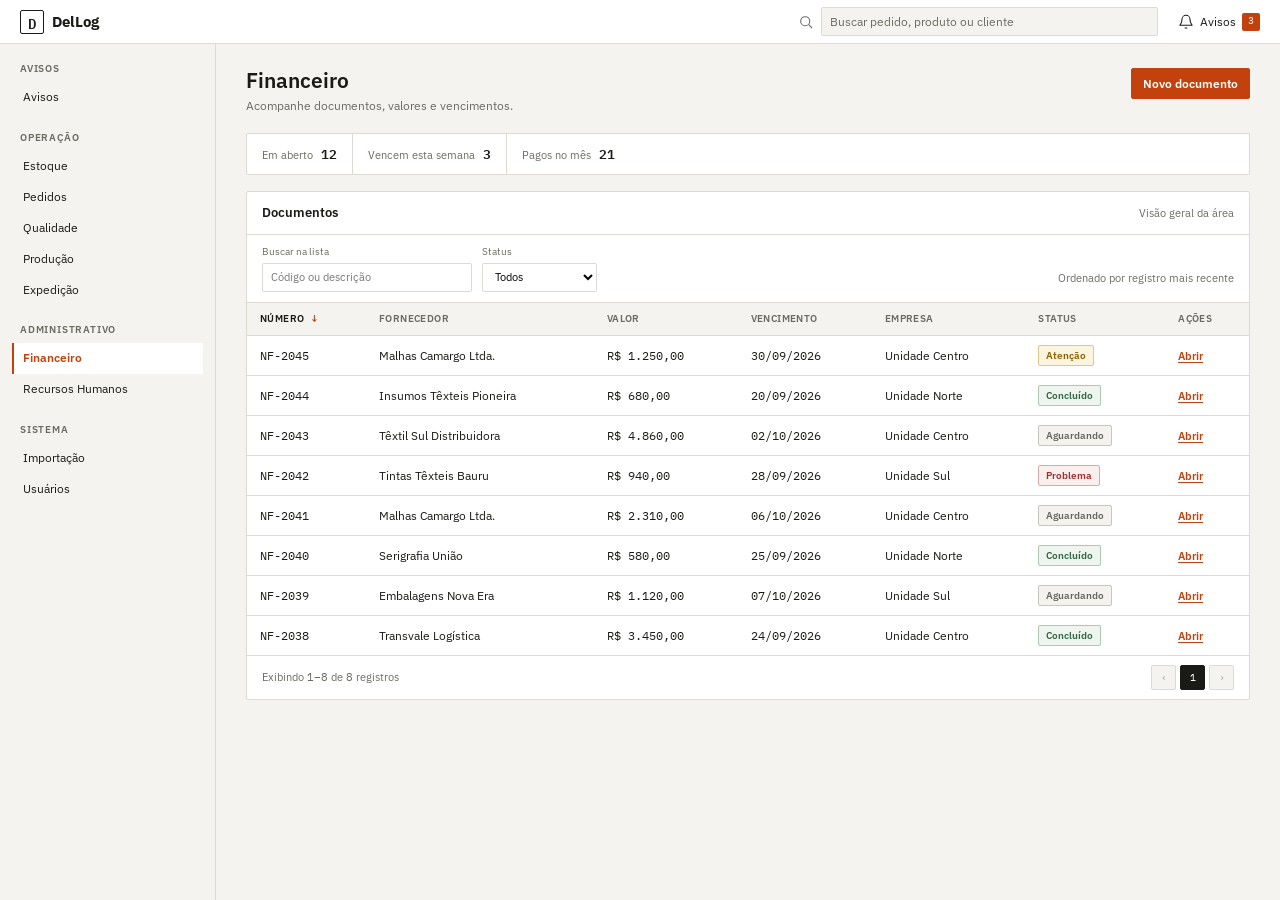
<file: financeiro.html>
<!doctype html>
<html lang="pt-BR">
  <head>
    <meta charset="utf-8" />
    <meta name="viewport" content="width=device-width, initial-scale=1" />
    <meta
      name="description"
      content="DelLog: gestão de pedidos, produção e estoque para estamparias."
    />
    <title>Financeiro | DelLog</title>
    <link rel="stylesheet" href="style.css" />
  </head>
  <body>
    <a class="skip-link" href="#conteudo">Ir para o conteúdo</a>
    <header class="topbar">
      <a class="brand" href="index.html" aria-label="DelLog, início">
        <span class="brand-mark" aria-hidden="true">D</span>
        DelLog
      </a>
      <label class="global-search">
        <svg
          viewBox="0 0 24 24"
          fill="none"
          stroke="currentColor"
          stroke-width="1.6"
          aria-hidden="true"
        >
          <circle cx="10.8" cy="10.8" r="6.8" />
          <path d="m16 16 5 5" />
        </svg>
        <input
          type="search"
          aria-label="Busca global"
          placeholder="Buscar pedido, produto ou cliente"
        />
      </label>
      <a class="notification-link" href="avisos.html" aria-label="Avisos, 3 pendentes">
        <svg
          viewBox="0 0 24 24"
          fill="none"
          stroke="currentColor"
          stroke-width="1.6"
          aria-hidden="true"
        >
          <path d="M18 8a6 6 0 0 0-12 0c0 7-3 7-3 9h18c0-2-3-2-3-9ZM10 21h4" />
        </svg>
        <span>Avisos</span>
        <span class="notification-count">3</span>
      </a>
    </header>
    <div class="layout">
      <aside class="sidebar">
        <nav aria-label="Áreas do DelLog">
          <div class="nav-group">
            <p class="nav-caption">Avisos</p>
            <a class="nav-link" href="avisos.html">Avisos</a>
          </div>
          <div class="nav-group">
            <p class="nav-caption">Operação</p>
            <a class="nav-link" href="index.html">Estoque</a>
            <a class="nav-link" href="pedidos.html">Pedidos</a>
            <a class="nav-link" href="qualidade.html">Qualidade</a>
            <a class="nav-link" href="producao.html">Produção</a>
            <a class="nav-link" href="expedicao.html">Expedição</a>
          </div>
          <div class="nav-group">
            <p class="nav-caption">Administrativo</p>
            <a class="nav-link active" href="financeiro.html" aria-current="page">Financeiro</a>
            <a class="nav-link" href="rh.html">Recursos Humanos</a>
          </div>
          <div class="nav-group">
            <p class="nav-caption">Sistema</p>
            <a class="nav-link" href="importacao.html">Importação</a>
            <a class="nav-link" href="usuarios.html">Usuários</a>
          </div>
        </nav>
      </aside>
      <main id="conteudo">
        <div class="content-wrap">
          <div class="page-heading">
            <div>
              <h1>Financeiro</h1>
              <p>Acompanhe documentos, valores e vencimentos.</p>
            </div>
            <a class="button primary" href="#novo-registro">Novo documento</a>
          </div>
          <section class="metrics" aria-label="Resumo de financeiro">
            <article>
              <span>Em aberto</span>
              <strong>12</strong>
            </article>
            <article>
              <span>Vencem esta semana</span>
              <strong>3</strong>
            </article>
            <article>
              <span>Pagos no mês</span>
              <strong>21</strong>
            </article>
          </section>
          <section class="panel" aria-labelledby="lista-titulo">
            <div class="panel-head">
              <h2 id="lista-titulo">Documentos</h2>
              <p>Visão geral da área</p>
            </div>
            <div class="table-toolbar" aria-label="Filtros de financeiro">
              <label>
                Buscar na lista
                <input type="search" placeholder="Código ou descrição" />
              </label>
              <label>
                Status
                <select>
                  <option>Todos</option>
                  <option>Aguardando</option>
                  <option>Em andamento</option>
                  <option>Atenção</option>
                  <option>Problema</option>
                  <option>Concluído</option>
                </select>
              </label>
              <p class="toolbar-note">Ordenado por registro mais recente</p>
            </div>
            <div class="table-scroll">
              <table>
                <thead>
                  <tr>
                    <th scope="col" aria-sort="descending">
                      Número
                      <span class="sort-mark" aria-hidden="true">↓</span>
                    </th>
                    <th scope="col">Fornecedor</th>
                    <th scope="col">Valor</th>
                    <th scope="col">Vencimento</th>
                    <th scope="col">Empresa</th>
                    <th scope="col">Status</th>
                    <th scope="col">Ações</th>
                  </tr>
                </thead>
                <tbody>
                  <tr>
                    <td><span class="mono">NF-2045</span></td>
                    <td><span>Malhas Camargo Ltda.</span></td>
                    <td><span class="mono">R$ 1.250,00</span></td>
                    <td><span class="mono">30/09/2026</span></td>
                    <td><span>Unidade Centro</span></td>
                    <td><span class="badge attention">Atenção</span></td>
                    <td>
                      <a class="row-action" href="#registro-1" aria-label="Abrir registro NF-2045">
                        Abrir
                      </a>
                    </td>
                  </tr>
                  <tr>
                    <td><span class="mono">NF-2044</span></td>
                    <td><span>Insumos Têxteis Pioneira</span></td>
                    <td><span class="mono">R$ 680,00</span></td>
                    <td><span class="mono">20/09/2026</span></td>
                    <td><span>Unidade Norte</span></td>
                    <td><span class="badge done">Concluído</span></td>
                    <td>
                      <a class="row-action" href="#registro-2" aria-label="Abrir registro NF-2044">
                        Abrir
                      </a>
                    </td>
                  </tr>
                  <tr>
                    <td><span class="mono">NF-2043</span></td>
                    <td><span>Têxtil Sul Distribuidora</span></td>
                    <td><span class="mono">R$ 4.860,00</span></td>
                    <td><span class="mono">02/10/2026</span></td>
                    <td><span>Unidade Centro</span></td>
                    <td><span class="badge waiting">Aguardando</span></td>
                    <td>
                      <a class="row-action" href="#registro-3" aria-label="Abrir registro NF-2043">
                        Abrir
                      </a>
                    </td>
                  </tr>
                  <tr>
                    <td><span class="mono">NF-2042</span></td>
                    <td><span>Tintas Têxteis Bauru</span></td>
                    <td><span class="mono">R$ 940,00</span></td>
                    <td><span class="mono">28/09/2026</span></td>
                    <td><span>Unidade Sul</span></td>
                    <td><span class="badge problem">Problema</span></td>
                    <td>
                      <a class="row-action" href="#registro-4" aria-label="Abrir registro NF-2042">
                        Abrir
                      </a>
                    </td>
                  </tr>
                  <tr>
                    <td><span class="mono">NF-2041</span></td>
                    <td><span>Malhas Camargo Ltda.</span></td>
                    <td><span class="mono">R$ 2.310,00</span></td>
                    <td><span class="mono">06/10/2026</span></td>
                    <td><span>Unidade Centro</span></td>
                    <td><span class="badge waiting">Aguardando</span></td>
                    <td>
                      <a class="row-action" href="#registro-5" aria-label="Abrir registro NF-2041">
                        Abrir
                      </a>
                    </td>
                  </tr>
                  <tr>
                    <td><span class="mono">NF-2040</span></td>
                    <td><span>Serigrafia União</span></td>
                    <td><span class="mono">R$ 580,00</span></td>
                    <td><span class="mono">25/09/2026</span></td>
                    <td><span>Unidade Norte</span></td>
                    <td><span class="badge done">Concluído</span></td>
                    <td>
                      <a class="row-action" href="#registro-6" aria-label="Abrir registro NF-2040">
                        Abrir
                      </a>
                    </td>
                  </tr>
                  <tr>
                    <td><span class="mono">NF-2039</span></td>
                    <td><span>Embalagens Nova Era</span></td>
                    <td><span class="mono">R$ 1.120,00</span></td>
                    <td><span class="mono">07/10/2026</span></td>
                    <td><span>Unidade Sul</span></td>
                    <td><span class="badge waiting">Aguardando</span></td>
                    <td>
                      <a class="row-action" href="#registro-7" aria-label="Abrir registro NF-2039">
                        Abrir
                      </a>
                    </td>
                  </tr>
                  <tr>
                    <td><span class="mono">NF-2038</span></td>
                    <td><span>Transvale Logística</span></td>
                    <td><span class="mono">R$ 3.450,00</span></td>
                    <td><span class="mono">24/09/2026</span></td>
                    <td><span>Unidade Centro</span></td>
                    <td><span class="badge done">Concluído</span></td>
                    <td>
                      <a class="row-action" href="#registro-8" aria-label="Abrir registro NF-2038">
                        Abrir
                      </a>
                    </td>
                  </tr>
                </tbody>
              </table>
            </div>
            <div class="table-footer">
              <span>
                Exibindo
                <span class="mono">1–8</span>
                de
                <span class="mono">8</span>
                registros
              </span>
              <nav class="pagination" aria-label="Paginação">
                <span class="disabled">‹</span>
                <span class="current" aria-current="page">1</span>
                <span class="disabled">›</span>
              </nav>
            </div>
          </section>
        </div>
      </main>
    </div>
    <a class="drawer-backdrop" href="#conteudo" aria-label="Fechar painel"></a>
    <aside class="drawer" id="novo-registro" aria-labelledby="novo-titulo">
      <div class="drawer-header">
        <div>
          <h2 id="novo-titulo">Novo documento</h2>
          <p>Informe o fornecedor, o valor e o vencimento do documento.</p>
        </div>
        <a class="drawer-close" href="#conteudo" aria-label="Fechar formulário">×</a>
      </div>
      <form class="form">
        <label>
          Fornecedor
          <input placeholder="Nome do fornecedor" />
        </label>
        <label>
          Número
          <input placeholder="NF-2046" />
        </label>
        <label>
          Valor unitário
          <input placeholder="R$ 0,00" />
        </label>
        <label>
          Vencimento
          <input type="date" />
        </label>
        <div class="form-actions">
          <a class="button" href="#conteudo">Cancelar</a>
          <button class="button primary" type="button">Novo documento</button>
        </div>
      </form>
    </aside>
    <aside class="drawer" id="registro-1" aria-labelledby="detalhe-1">
      <div class="drawer-header">
        <div>
          <h2 id="detalhe-1">NF-2045</h2>
          <p>Financeiro</p>
        </div>
        <a class="drawer-close" href="#conteudo" aria-label="Fechar detalhe">×</a>
      </div>
      <section class="drawer-section">
        <h3>Dados do registro</h3>
        <dl class="detail-list">
          <dt>Número</dt>
          <dd>NF-2045</dd>
          <dt>Fornecedor</dt>
          <dd>Malhas Camargo Ltda.</dd>
          <dt>Valor</dt>
          <dd>R$ 1.250,00</dd>
          <dt>Vencimento</dt>
          <dd>30/09/2026</dd>
          <dt>Empresa</dt>
          <dd>Unidade Centro</dd>
          <dt>Status</dt>
          <dd>Atenção</dd>
        </dl>
      </section>
    </aside>
    <aside class="drawer" id="registro-2" aria-labelledby="detalhe-2">
      <div class="drawer-header">
        <div>
          <h2 id="detalhe-2">NF-2044</h2>
          <p>Financeiro</p>
        </div>
        <a class="drawer-close" href="#conteudo" aria-label="Fechar detalhe">×</a>
      </div>
      <section class="drawer-section">
        <h3>Dados do registro</h3>
        <dl class="detail-list">
          <dt>Número</dt>
          <dd>NF-2044</dd>
          <dt>Fornecedor</dt>
          <dd>Insumos Têxteis Pioneira</dd>
          <dt>Valor</dt>
          <dd>R$ 680,00</dd>
          <dt>Vencimento</dt>
          <dd>20/09/2026</dd>
          <dt>Empresa</dt>
          <dd>Unidade Norte</dd>
          <dt>Status</dt>
          <dd>Concluído</dd>
        </dl>
      </section>
    </aside>
    <aside class="drawer" id="registro-3" aria-labelledby="detalhe-3">
      <div class="drawer-header">
        <div>
          <h2 id="detalhe-3">NF-2043</h2>
          <p>Financeiro</p>
        </div>
        <a class="drawer-close" href="#conteudo" aria-label="Fechar detalhe">×</a>
      </div>
      <section class="drawer-section">
        <h3>Dados do registro</h3>
        <dl class="detail-list">
          <dt>Número</dt>
          <dd>NF-2043</dd>
          <dt>Fornecedor</dt>
          <dd>Têxtil Sul Distribuidora</dd>
          <dt>Valor</dt>
          <dd>R$ 4.860,00</dd>
          <dt>Vencimento</dt>
          <dd>02/10/2026</dd>
          <dt>Empresa</dt>
          <dd>Unidade Centro</dd>
          <dt>Status</dt>
          <dd>Aguardando</dd>
        </dl>
      </section>
    </aside>
    <aside class="drawer" id="registro-4" aria-labelledby="detalhe-4">
      <div class="drawer-header">
        <div>
          <h2 id="detalhe-4">NF-2042</h2>
          <p>Financeiro</p>
        </div>
        <a class="drawer-close" href="#conteudo" aria-label="Fechar detalhe">×</a>
      </div>
      <section class="drawer-section">
        <h3>Dados do registro</h3>
        <dl class="detail-list">
          <dt>Número</dt>
          <dd>NF-2042</dd>
          <dt>Fornecedor</dt>
          <dd>Tintas Têxteis Bauru</dd>
          <dt>Valor</dt>
          <dd>R$ 940,00</dd>
          <dt>Vencimento</dt>
          <dd>28/09/2026</dd>
          <dt>Empresa</dt>
          <dd>Unidade Sul</dd>
          <dt>Status</dt>
          <dd>Problema</dd>
        </dl>
      </section>
    </aside>
    <aside class="drawer" id="registro-5" aria-labelledby="detalhe-5">
      <div class="drawer-header">
        <div>
          <h2 id="detalhe-5">NF-2041</h2>
          <p>Financeiro</p>
        </div>
        <a class="drawer-close" href="#conteudo" aria-label="Fechar detalhe">×</a>
      </div>
      <section class="drawer-section">
        <h3>Dados do registro</h3>
        <dl class="detail-list">
          <dt>Número</dt>
          <dd>NF-2041</dd>
          <dt>Fornecedor</dt>
          <dd>Malhas Camargo Ltda.</dd>
          <dt>Valor</dt>
          <dd>R$ 2.310,00</dd>
          <dt>Vencimento</dt>
          <dd>06/10/2026</dd>
          <dt>Empresa</dt>
          <dd>Unidade Centro</dd>
          <dt>Status</dt>
          <dd>Aguardando</dd>
        </dl>
      </section>
    </aside>
    <aside class="drawer" id="registro-6" aria-labelledby="detalhe-6">
      <div class="drawer-header">
        <div>
          <h2 id="detalhe-6">NF-2040</h2>
          <p>Financeiro</p>
        </div>
        <a class="drawer-close" href="#conteudo" aria-label="Fechar detalhe">×</a>
      </div>
      <section class="drawer-section">
        <h3>Dados do registro</h3>
        <dl class="detail-list">
          <dt>Número</dt>
          <dd>NF-2040</dd>
          <dt>Fornecedor</dt>
          <dd>Serigrafia União</dd>
          <dt>Valor</dt>
          <dd>R$ 580,00</dd>
          <dt>Vencimento</dt>
          <dd>25/09/2026</dd>
          <dt>Empresa</dt>
          <dd>Unidade Norte</dd>
          <dt>Status</dt>
          <dd>Concluído</dd>
        </dl>
      </section>
    </aside>
    <aside class="drawer" id="registro-7" aria-labelledby="detalhe-7">
      <div class="drawer-header">
        <div>
          <h2 id="detalhe-7">NF-2039</h2>
          <p>Financeiro</p>
        </div>
        <a class="drawer-close" href="#conteudo" aria-label="Fechar detalhe">×</a>
      </div>
      <section class="drawer-section">
        <h3>Dados do registro</h3>
        <dl class="detail-list">
          <dt>Número</dt>
          <dd>NF-2039</dd>
          <dt>Fornecedor</dt>
          <dd>Embalagens Nova Era</dd>
          <dt>Valor</dt>
          <dd>R$ 1.120,00</dd>
          <dt>Vencimento</dt>
          <dd>07/10/2026</dd>
          <dt>Empresa</dt>
          <dd>Unidade Sul</dd>
          <dt>Status</dt>
          <dd>Aguardando</dd>
        </dl>
      </section>
    </aside>
    <aside class="drawer" id="registro-8" aria-labelledby="detalhe-8">
      <div class="drawer-header">
        <div>
          <h2 id="detalhe-8">NF-2038</h2>
          <p>Financeiro</p>
        </div>
        <a class="drawer-close" href="#conteudo" aria-label="Fechar detalhe">×</a>
      </div>
      <section class="drawer-section">
        <h3>Dados do registro</h3>
        <dl class="detail-list">
          <dt>Número</dt>
          <dd>NF-2038</dd>
          <dt>Fornecedor</dt>
          <dd>Transvale Logística</dd>
          <dt>Valor</dt>
          <dd>R$ 3.450,00</dd>
          <dt>Vencimento</dt>
          <dd>24/09/2026</dd>
          <dt>Empresa</dt>
          <dd>Unidade Centro</dd>
          <dt>Status</dt>
          <dd>Concluído</dd>
        </dl>
      </section>
    </aside>
  </body>
</html>
</file>
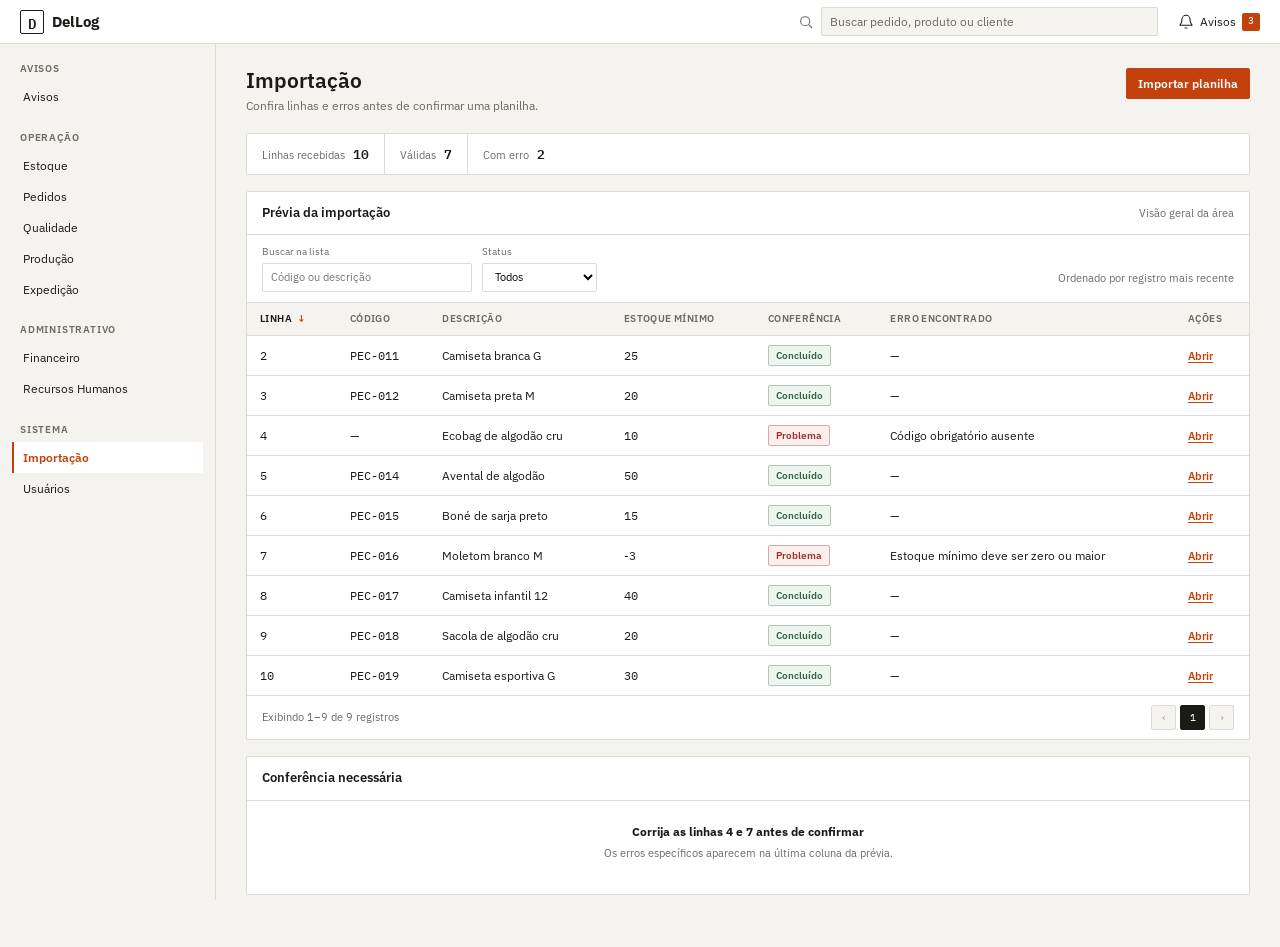
<file: importacao.html>
<!doctype html>
<html lang="pt-BR">
  <head>
    <meta charset="utf-8" />
    <meta name="viewport" content="width=device-width, initial-scale=1" />
    <meta
      name="description"
      content="DelLog: gestão de pedidos, produção e estoque para estamparias."
    />
    <title>Importação | DelLog</title>
    <link rel="stylesheet" href="style.css" />
  </head>
  <body>
    <a class="skip-link" href="#conteudo">Ir para o conteúdo</a>
    <header class="topbar">
      <a class="brand" href="index.html" aria-label="DelLog, início">
        <span class="brand-mark" aria-hidden="true">D</span>
        DelLog
      </a>
      <label class="global-search">
        <svg
          viewBox="0 0 24 24"
          fill="none"
          stroke="currentColor"
          stroke-width="1.6"
          aria-hidden="true"
        >
          <circle cx="10.8" cy="10.8" r="6.8" />
          <path d="m16 16 5 5" />
        </svg>
        <input
          type="search"
          aria-label="Busca global"
          placeholder="Buscar pedido, produto ou cliente"
        />
      </label>
      <a class="notification-link" href="avisos.html" aria-label="Avisos, 3 pendentes">
        <svg
          viewBox="0 0 24 24"
          fill="none"
          stroke="currentColor"
          stroke-width="1.6"
          aria-hidden="true"
        >
          <path d="M18 8a6 6 0 0 0-12 0c0 7-3 7-3 9h18c0-2-3-2-3-9ZM10 21h4" />
        </svg>
        <span>Avisos</span>
        <span class="notification-count">3</span>
      </a>
    </header>
    <div class="layout">
      <aside class="sidebar">
        <nav aria-label="Áreas do DelLog">
          <div class="nav-group">
            <p class="nav-caption">Avisos</p>
            <a class="nav-link" href="avisos.html">Avisos</a>
          </div>
          <div class="nav-group">
            <p class="nav-caption">Operação</p>
            <a class="nav-link" href="index.html">Estoque</a>
            <a class="nav-link" href="pedidos.html">Pedidos</a>
            <a class="nav-link" href="qualidade.html">Qualidade</a>
            <a class="nav-link" href="producao.html">Produção</a>
            <a class="nav-link" href="expedicao.html">Expedição</a>
          </div>
          <div class="nav-group">
            <p class="nav-caption">Administrativo</p>
            <a class="nav-link" href="financeiro.html">Financeiro</a>
            <a class="nav-link" href="rh.html">Recursos Humanos</a>
          </div>
          <div class="nav-group">
            <p class="nav-caption">Sistema</p>
            <a class="nav-link active" href="importacao.html" aria-current="page">Importação</a>
            <a class="nav-link" href="usuarios.html">Usuários</a>
          </div>
        </nav>
      </aside>
      <main id="conteudo">
        <div class="content-wrap">
          <div class="page-heading">
            <div>
              <h1>Importação</h1>
              <p>Confira linhas e erros antes de confirmar uma planilha.</p>
            </div>
            <a class="button primary" href="#novo-registro">Importar planilha</a>
          </div>
          <section class="metrics" aria-label="Resumo de importação">
            <article>
              <span>Linhas recebidas</span>
              <strong>10</strong>
            </article>
            <article>
              <span>Válidas</span>
              <strong>7</strong>
            </article>
            <article>
              <span>Com erro</span>
              <strong>2</strong>
            </article>
          </section>
          <section class="panel" aria-labelledby="lista-titulo">
            <div class="panel-head">
              <h2 id="lista-titulo">Prévia da importação</h2>
              <p>Visão geral da área</p>
            </div>
            <div class="table-toolbar" aria-label="Filtros de importação">
              <label>
                Buscar na lista
                <input type="search" placeholder="Código ou descrição" />
              </label>
              <label>
                Status
                <select>
                  <option>Todos</option>
                  <option>Aguardando</option>
                  <option>Em andamento</option>
                  <option>Atenção</option>
                  <option>Problema</option>
                  <option>Concluído</option>
                </select>
              </label>
              <p class="toolbar-note">Ordenado por registro mais recente</p>
            </div>
            <div class="table-scroll">
              <table>
                <thead>
                  <tr>
                    <th scope="col" aria-sort="descending">
                      Linha
                      <span class="sort-mark" aria-hidden="true">↓</span>
                    </th>
                    <th scope="col">Código</th>
                    <th scope="col">Descrição</th>
                    <th scope="col">Estoque mínimo</th>
                    <th scope="col">Conferência</th>
                    <th scope="col">Erro encontrado</th>
                    <th scope="col">Ações</th>
                  </tr>
                </thead>
                <tbody>
                  <tr>
                    <td><span class="mono">2</span></td>
                    <td><span class="mono">PEC-011</span></td>
                    <td><span>Camiseta branca G</span></td>
                    <td><span class="mono">25</span></td>
                    <td><span class="badge done">Concluído</span></td>
                    <td><span>—</span></td>
                    <td>
                      <a class="row-action" href="#registro-1" aria-label="Abrir registro 2">
                        Abrir
                      </a>
                    </td>
                  </tr>
                  <tr>
                    <td><span class="mono">3</span></td>
                    <td><span class="mono">PEC-012</span></td>
                    <td><span>Camiseta preta M</span></td>
                    <td><span class="mono">20</span></td>
                    <td><span class="badge done">Concluído</span></td>
                    <td><span>—</span></td>
                    <td>
                      <a class="row-action" href="#registro-2" aria-label="Abrir registro 3">
                        Abrir
                      </a>
                    </td>
                  </tr>
                  <tr>
                    <td><span class="mono">4</span></td>
                    <td><span>—</span></td>
                    <td><span>Ecobag de algodão cru</span></td>
                    <td><span class="mono">10</span></td>
                    <td><span class="badge problem">Problema</span></td>
                    <td><span>Código obrigatório ausente</span></td>
                    <td>
                      <a class="row-action" href="#registro-3" aria-label="Abrir registro 4">
                        Abrir
                      </a>
                    </td>
                  </tr>
                  <tr>
                    <td><span class="mono">5</span></td>
                    <td><span class="mono">PEC-014</span></td>
                    <td><span>Avental de algodão</span></td>
                    <td><span class="mono">50</span></td>
                    <td><span class="badge done">Concluído</span></td>
                    <td><span>—</span></td>
                    <td>
                      <a class="row-action" href="#registro-4" aria-label="Abrir registro 5">
                        Abrir
                      </a>
                    </td>
                  </tr>
                  <tr>
                    <td><span class="mono">6</span></td>
                    <td><span class="mono">PEC-015</span></td>
                    <td><span>Boné de sarja preto</span></td>
                    <td><span class="mono">15</span></td>
                    <td><span class="badge done">Concluído</span></td>
                    <td><span>—</span></td>
                    <td>
                      <a class="row-action" href="#registro-5" aria-label="Abrir registro 6">
                        Abrir
                      </a>
                    </td>
                  </tr>
                  <tr>
                    <td><span class="mono">7</span></td>
                    <td><span class="mono">PEC-016</span></td>
                    <td><span>Moletom branco M</span></td>
                    <td><span>-3</span></td>
                    <td><span class="badge problem">Problema</span></td>
                    <td><span>Estoque mínimo deve ser zero ou maior</span></td>
                    <td>
                      <a class="row-action" href="#registro-6" aria-label="Abrir registro 7">
                        Abrir
                      </a>
                    </td>
                  </tr>
                  <tr>
                    <td><span class="mono">8</span></td>
                    <td><span class="mono">PEC-017</span></td>
                    <td><span>Camiseta infantil 12</span></td>
                    <td><span class="mono">40</span></td>
                    <td><span class="badge done">Concluído</span></td>
                    <td><span>—</span></td>
                    <td>
                      <a class="row-action" href="#registro-7" aria-label="Abrir registro 8">
                        Abrir
                      </a>
                    </td>
                  </tr>
                  <tr>
                    <td><span class="mono">9</span></td>
                    <td><span class="mono">PEC-018</span></td>
                    <td><span>Sacola de algodão cru</span></td>
                    <td><span class="mono">20</span></td>
                    <td><span class="badge done">Concluído</span></td>
                    <td><span>—</span></td>
                    <td>
                      <a class="row-action" href="#registro-8" aria-label="Abrir registro 9">
                        Abrir
                      </a>
                    </td>
                  </tr>
                  <tr>
                    <td><span class="mono">10</span></td>
                    <td><span class="mono">PEC-019</span></td>
                    <td><span>Camiseta esportiva G</span></td>
                    <td><span class="mono">30</span></td>
                    <td><span class="badge done">Concluído</span></td>
                    <td><span>—</span></td>
                    <td>
                      <a class="row-action" href="#registro-9" aria-label="Abrir registro 10">
                        Abrir
                      </a>
                    </td>
                  </tr>
                </tbody>
              </table>
            </div>
            <div class="table-footer">
              <span>
                Exibindo
                <span class="mono">1–9</span>
                de
                <span class="mono">9</span>
                registros
              </span>
              <nav class="pagination" aria-label="Paginação">
                <span class="disabled">‹</span>
                <span class="current" aria-current="page">1</span>
                <span class="disabled">›</span>
              </nav>
            </div>
          </section>
          <section class="panel">
            <div class="panel-head"><h2>Conferência necessária</h2></div>
            <div class="empty-state">
              <strong>Corrija as linhas 4 e 7 antes de confirmar</strong>
              <p>Os erros específicos aparecem na última coluna da prévia.</p>
            </div>
          </section>
        </div>
      </main>
    </div>
    <a class="drawer-backdrop" href="#conteudo" aria-label="Fechar painel"></a>
    <aside class="drawer" id="novo-registro" aria-labelledby="novo-titulo">
      <div class="drawer-header">
        <div>
          <h2 id="novo-titulo">Importar planilha</h2>
          <p>Selecione o cadastro e a planilha para conferir as linhas.</p>
        </div>
        <a class="drawer-close" href="#conteudo" aria-label="Fechar formulário">×</a>
      </div>
      <form class="form">
        <label>
          Cadastro
          <select>
            <option>Produtos</option>
            <option>Clientes</option>
            <option>Fornecedores</option>
            <option>Colaboradores</option>
          </select>
        </label>
        <label>
          Arquivo Excel ou CSV
          <input type="file" accept=".xlsx,.xls,.csv" />
        </label>
        <div class="form-actions">
          <a class="button" href="#conteudo">Cancelar</a>
          <button class="button primary" type="button">Importar planilha</button>
        </div>
      </form>
    </aside>
    <aside class="drawer" id="registro-1" aria-labelledby="detalhe-1">
      <div class="drawer-header">
        <div>
          <h2 id="detalhe-1">2</h2>
          <p>Importação</p>
        </div>
        <a class="drawer-close" href="#conteudo" aria-label="Fechar detalhe">×</a>
      </div>
      <section class="drawer-section">
        <h3>Dados do registro</h3>
        <dl class="detail-list">
          <dt>Linha</dt>
          <dd>2</dd>
          <dt>Código</dt>
          <dd>PEC-011</dd>
          <dt>Descrição</dt>
          <dd>Camiseta branca G</dd>
          <dt>Estoque mínimo</dt>
          <dd>25</dd>
          <dt>Conferência</dt>
          <dd>Concluído</dd>
          <dt>Erro encontrado</dt>
          <dd>—</dd>
        </dl>
      </section>
    </aside>
    <aside class="drawer" id="registro-2" aria-labelledby="detalhe-2">
      <div class="drawer-header">
        <div>
          <h2 id="detalhe-2">3</h2>
          <p>Importação</p>
        </div>
        <a class="drawer-close" href="#conteudo" aria-label="Fechar detalhe">×</a>
      </div>
      <section class="drawer-section">
        <h3>Dados do registro</h3>
        <dl class="detail-list">
          <dt>Linha</dt>
          <dd>3</dd>
          <dt>Código</dt>
          <dd>PEC-012</dd>
          <dt>Descrição</dt>
          <dd>Camiseta preta M</dd>
          <dt>Estoque mínimo</dt>
          <dd>20</dd>
          <dt>Conferência</dt>
          <dd>Concluído</dd>
          <dt>Erro encontrado</dt>
          <dd>—</dd>
        </dl>
      </section>
    </aside>
    <aside class="drawer" id="registro-3" aria-labelledby="detalhe-3">
      <div class="drawer-header">
        <div>
          <h2 id="detalhe-3">4</h2>
          <p>Importação</p>
        </div>
        <a class="drawer-close" href="#conteudo" aria-label="Fechar detalhe">×</a>
      </div>
      <section class="drawer-section">
        <h3>Dados do registro</h3>
        <dl class="detail-list">
          <dt>Linha</dt>
          <dd>4</dd>
          <dt>Código</dt>
          <dd>—</dd>
          <dt>Descrição</dt>
          <dd>Ecobag de algodão cru</dd>
          <dt>Estoque mínimo</dt>
          <dd>10</dd>
          <dt>Conferência</dt>
          <dd>Problema</dd>
          <dt>Erro encontrado</dt>
          <dd>Código obrigatório ausente</dd>
        </dl>
      </section>
    </aside>
    <aside class="drawer" id="registro-4" aria-labelledby="detalhe-4">
      <div class="drawer-header">
        <div>
          <h2 id="detalhe-4">5</h2>
          <p>Importação</p>
        </div>
        <a class="drawer-close" href="#conteudo" aria-label="Fechar detalhe">×</a>
      </div>
      <section class="drawer-section">
        <h3>Dados do registro</h3>
        <dl class="detail-list">
          <dt>Linha</dt>
          <dd>5</dd>
          <dt>Código</dt>
          <dd>PEC-014</dd>
          <dt>Descrição</dt>
          <dd>Avental de algodão</dd>
          <dt>Estoque mínimo</dt>
          <dd>50</dd>
          <dt>Conferência</dt>
          <dd>Concluído</dd>
          <dt>Erro encontrado</dt>
          <dd>—</dd>
        </dl>
      </section>
    </aside>
    <aside class="drawer" id="registro-5" aria-labelledby="detalhe-5">
      <div class="drawer-header">
        <div>
          <h2 id="detalhe-5">6</h2>
          <p>Importação</p>
        </div>
        <a class="drawer-close" href="#conteudo" aria-label="Fechar detalhe">×</a>
      </div>
      <section class="drawer-section">
        <h3>Dados do registro</h3>
        <dl class="detail-list">
          <dt>Linha</dt>
          <dd>6</dd>
          <dt>Código</dt>
          <dd>PEC-015</dd>
          <dt>Descrição</dt>
          <dd>Boné de sarja preto</dd>
          <dt>Estoque mínimo</dt>
          <dd>15</dd>
          <dt>Conferência</dt>
          <dd>Concluído</dd>
          <dt>Erro encontrado</dt>
          <dd>—</dd>
        </dl>
      </section>
    </aside>
    <aside class="drawer" id="registro-6" aria-labelledby="detalhe-6">
      <div class="drawer-header">
        <div>
          <h2 id="detalhe-6">7</h2>
          <p>Importação</p>
        </div>
        <a class="drawer-close" href="#conteudo" aria-label="Fechar detalhe">×</a>
      </div>
      <section class="drawer-section">
        <h3>Dados do registro</h3>
        <dl class="detail-list">
          <dt>Linha</dt>
          <dd>7</dd>
          <dt>Código</dt>
          <dd>PEC-016</dd>
          <dt>Descrição</dt>
          <dd>Moletom branco M</dd>
          <dt>Estoque mínimo</dt>
          <dd>-3</dd>
          <dt>Conferência</dt>
          <dd>Problema</dd>
          <dt>Erro encontrado</dt>
          <dd>Estoque mínimo deve ser zero ou maior</dd>
        </dl>
      </section>
    </aside>
    <aside class="drawer" id="registro-7" aria-labelledby="detalhe-7">
      <div class="drawer-header">
        <div>
          <h2 id="detalhe-7">8</h2>
          <p>Importação</p>
        </div>
        <a class="drawer-close" href="#conteudo" aria-label="Fechar detalhe">×</a>
      </div>
      <section class="drawer-section">
        <h3>Dados do registro</h3>
        <dl class="detail-list">
          <dt>Linha</dt>
          <dd>8</dd>
          <dt>Código</dt>
          <dd>PEC-017</dd>
          <dt>Descrição</dt>
          <dd>Camiseta infantil 12</dd>
          <dt>Estoque mínimo</dt>
          <dd>40</dd>
          <dt>Conferência</dt>
          <dd>Concluído</dd>
          <dt>Erro encontrado</dt>
          <dd>—</dd>
        </dl>
      </section>
    </aside>
    <aside class="drawer" id="registro-8" aria-labelledby="detalhe-8">
      <div class="drawer-header">
        <div>
          <h2 id="detalhe-8">9</h2>
          <p>Importação</p>
        </div>
        <a class="drawer-close" href="#conteudo" aria-label="Fechar detalhe">×</a>
      </div>
      <section class="drawer-section">
        <h3>Dados do registro</h3>
        <dl class="detail-list">
          <dt>Linha</dt>
          <dd>9</dd>
          <dt>Código</dt>
          <dd>PEC-018</dd>
          <dt>Descrição</dt>
          <dd>Sacola de algodão cru</dd>
          <dt>Estoque mínimo</dt>
          <dd>20</dd>
          <dt>Conferência</dt>
          <dd>Concluído</dd>
          <dt>Erro encontrado</dt>
          <dd>—</dd>
        </dl>
      </section>
    </aside>
    <aside class="drawer" id="registro-9" aria-labelledby="detalhe-9">
      <div class="drawer-header">
        <div>
          <h2 id="detalhe-9">10</h2>
          <p>Importação</p>
        </div>
        <a class="drawer-close" href="#conteudo" aria-label="Fechar detalhe">×</a>
      </div>
      <section class="drawer-section">
        <h3>Dados do registro</h3>
        <dl class="detail-list">
          <dt>Linha</dt>
          <dd>10</dd>
          <dt>Código</dt>
          <dd>PEC-019</dd>
          <dt>Descrição</dt>
          <dd>Camiseta esportiva G</dd>
          <dt>Estoque mínimo</dt>
          <dd>30</dd>
          <dt>Conferência</dt>
          <dd>Concluído</dd>
          <dt>Erro encontrado</dt>
          <dd>—</dd>
        </dl>
      </section>
    </aside>
  </body>
</html>
</file>
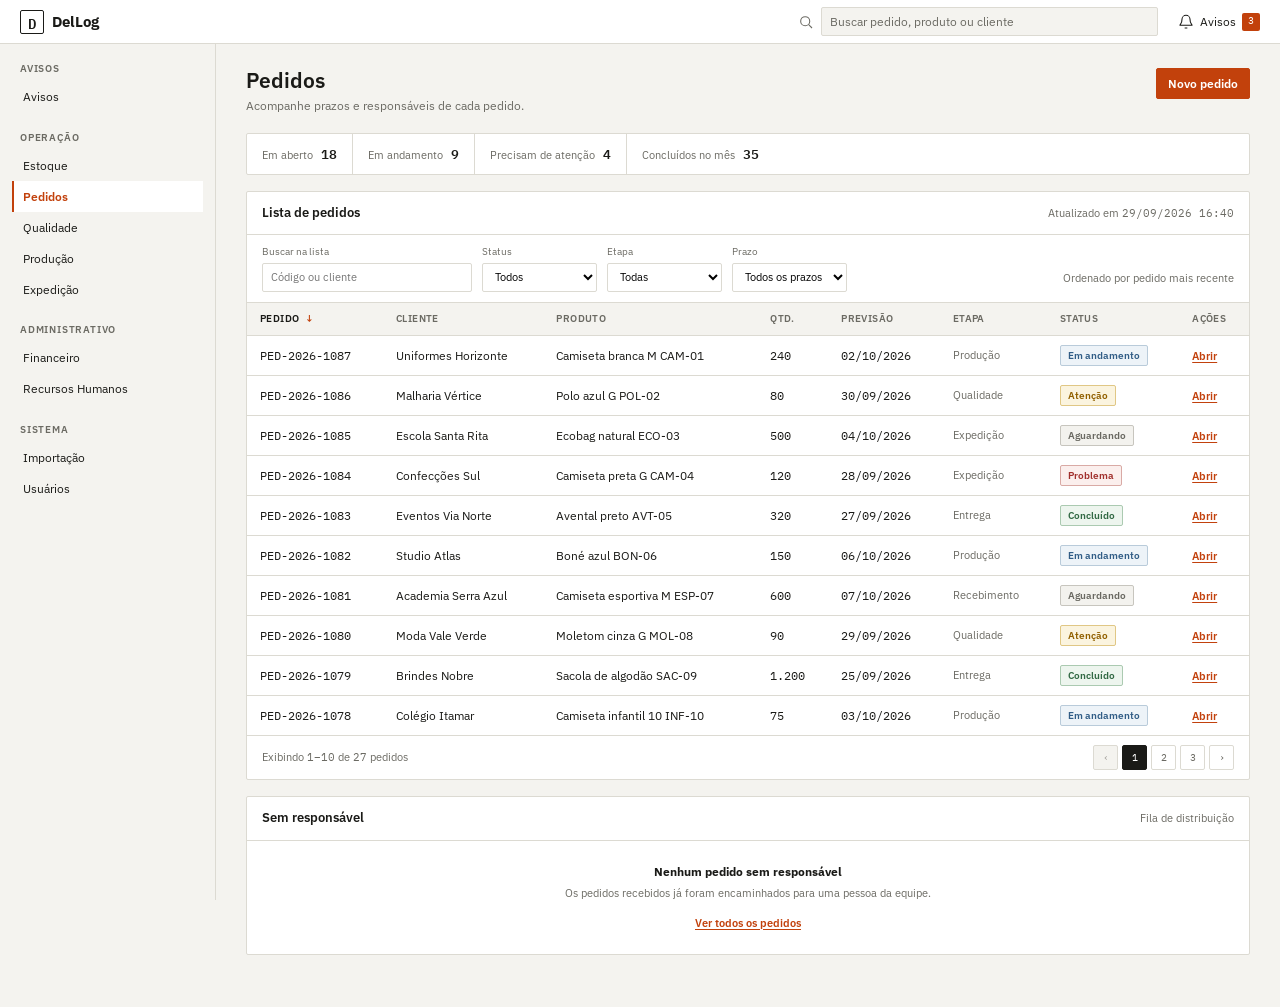
<file: pedidos.html>
<!doctype html>
<html lang="pt-BR">
  <head>
    <meta charset="utf-8" />
    <meta name="viewport" content="width=device-width, initial-scale=1" />
    <meta
      name="description"
      content="DelLog: acompanhamento de pedidos e encomendas da estamparia."
    />
    <title>Pedidos | DelLog</title>
    <link rel="stylesheet" href="style.css" />
  </head>
  <body>
    <a class="skip-link" href="#conteudo">Ir para o conteúdo</a>
    <header class="topbar">
      <a class="brand" href="index.html" aria-label="DelLog, início">
        <span class="brand-mark" aria-hidden="true">D</span>
        DelLog
      </a>
      <label class="global-search">
        <svg
          viewBox="0 0 24 24"
          fill="none"
          stroke="currentColor"
          stroke-width="1.6"
          aria-hidden="true"
        >
          <circle cx="10.8" cy="10.8" r="6.8" />
          <path d="m16 16 5 5" />
        </svg>
        <input
          type="search"
          aria-label="Busca global"
          placeholder="Buscar pedido, produto ou cliente"
        />
      </label>
      <a class="notification-link" href="avisos.html" aria-label="Avisos, 3 pendentes">
        <svg
          viewBox="0 0 24 24"
          fill="none"
          stroke="currentColor"
          stroke-width="1.6"
          aria-hidden="true"
        >
          <path d="M18 8a6 6 0 0 0-12 0c0 7-3 7-3 9h18c0-2-3-2-3-9ZM10 21h4" />
        </svg>
        <span>Avisos</span>
        <span class="notification-count">3</span>
      </a>
    </header>
    <div class="layout">
      <aside class="sidebar">
        <nav aria-label="Áreas do DelLog">
          <div class="nav-group">
            <p class="nav-caption">Avisos</p>
            <a class="nav-link" href="avisos.html">Avisos</a>
          </div>
          <div class="nav-group">
            <p class="nav-caption">Operação</p>
            <a class="nav-link" href="index.html">Estoque</a>
            <a class="nav-link active" href="pedidos.html" aria-current="page">Pedidos</a>
            <a class="nav-link" href="qualidade.html">Qualidade</a>
            <a class="nav-link" href="producao.html">Produção</a>
            <a class="nav-link" href="expedicao.html">Expedição</a>
          </div>
          <div class="nav-group">
            <p class="nav-caption">Administrativo</p>
            <a class="nav-link" href="financeiro.html">Financeiro</a>
            <a class="nav-link" href="rh.html">Recursos Humanos</a>
          </div>
          <div class="nav-group">
            <p class="nav-caption">Sistema</p>
            <a class="nav-link" href="importacao.html">Importação</a>
            <a class="nav-link" href="usuarios.html">Usuários</a>
          </div>
        </nav>
      </aside>
      <main id="conteudo">
        <div class="content-wrap">
          <div class="page-heading">
            <div>
              <h1>Pedidos</h1>
              <p>Acompanhe prazos e responsáveis de cada pedido.</p>
            </div>
            <a class="button primary" href="#novo-pedido">Novo pedido</a>
          </div>
          <section class="metrics" aria-label="Resumo de pedidos">
            <article>
              <span>Em aberto</span>
              <strong>18</strong>
            </article>
            <article>
              <span>Em andamento</span>
              <strong>9</strong>
            </article>
            <article>
              <span>Precisam de atenção</span>
              <strong>4</strong>
            </article>
            <article>
              <span>Concluídos no mês</span>
              <strong>35</strong>
            </article>
          </section>
          <section class="panel" aria-labelledby="tabela-titulo">
            <div class="panel-head">
              <h2 id="tabela-titulo">Lista de pedidos</h2>
              <p>
                Atualizado em
                <time class="mono" datetime="2026-09-29T16:40">29/09/2026 16:40</time>
              </p>
            </div>
            <div class="table-toolbar" aria-label="Filtros de pedidos">
              <label>
                Buscar na lista
                <input type="search" placeholder="Código ou cliente" />
              </label>
              <label>
                Status
                <select>
                  <option>Todos</option>
                  <option>Aguardando</option>
                  <option>Em andamento</option>
                  <option>Atenção</option>
                  <option>Problema</option>
                  <option>Concluído</option>
                </select>
              </label>
              <label>
                Etapa
                <select>
                  <option>Todas</option>
                  <option>Recebimento</option>
                  <option>Qualidade</option>
                  <option>Produção</option>
                  <option>Expedição</option>
                  <option>Entrega</option>
                </select>
              </label>
              <label>
                Prazo
                <select>
                  <option>Todos os prazos</option>
                  <option>Hoje</option>
                  <option>Esta semana</option>
                  <option>Em atraso</option>
                </select>
              </label>
              <p class="toolbar-note">Ordenado por pedido mais recente</p>
            </div>
            <div class="table-scroll">
              <table>
                <thead>
                  <tr>
                    <th scope="col" aria-sort="descending">
                      Pedido
                      <span class="sort-mark" aria-hidden="true">↓</span>
                    </th>
                    <th scope="col">Cliente</th>
                    <th scope="col">Produto</th>
                    <th scope="col">Qtd.</th>
                    <th scope="col">Previsão</th>
                    <th scope="col">Etapa</th>
                    <th scope="col">Status</th>
                    <th scope="col">Ações</th>
                  </tr>
                </thead>
                <tbody>
                  <tr>
                    <td class="mono">PED-2026-1087</td>
                    <td>Uniformes Horizonte</td>
                    <td>Camiseta branca M CAM-01</td>
                    <td class="mono numeric">240</td>
                    <td class="mono"><time datetime="2026-10-02">02/10/2026</time></td>
                    <td class="flow-text">Produção</td>
                    <td><span class="badge progress">Em andamento</span></td>
                    <td>
                      <a class="row-action" href="#pedido-1" aria-label="Abrir PED-2026-1087">
                        Abrir
                      </a>
                    </td>
                  </tr>
                  <tr>
                    <td class="mono">PED-2026-1086</td>
                    <td>Malharia Vértice</td>
                    <td>Polo azul G POL-02</td>
                    <td class="mono numeric">80</td>
                    <td class="mono"><time datetime="2026-09-30">30/09/2026</time></td>
                    <td class="flow-text">Qualidade</td>
                    <td><span class="badge attention">Atenção</span></td>
                    <td>
                      <a class="row-action" href="#pedido-2" aria-label="Abrir PED-2026-1086">
                        Abrir
                      </a>
                    </td>
                  </tr>
                  <tr>
                    <td class="mono">PED-2026-1085</td>
                    <td>Escola Santa Rita</td>
                    <td>Ecobag natural ECO-03</td>
                    <td class="mono numeric">500</td>
                    <td class="mono"><time datetime="2026-10-04">04/10/2026</time></td>
                    <td class="flow-text">Expedição</td>
                    <td><span class="badge waiting">Aguardando</span></td>
                    <td>
                      <a class="row-action" href="#pedido-3" aria-label="Abrir PED-2026-1085">
                        Abrir
                      </a>
                    </td>
                  </tr>
                  <tr>
                    <td class="mono">PED-2026-1084</td>
                    <td>Confecções Sul</td>
                    <td>Camiseta preta G CAM-04</td>
                    <td class="mono numeric">120</td>
                    <td class="mono"><time datetime="2026-09-28">28/09/2026</time></td>
                    <td class="flow-text">Expedição</td>
                    <td><span class="badge problem">Problema</span></td>
                    <td>
                      <a class="row-action" href="#pedido-4" aria-label="Abrir PED-2026-1084">
                        Abrir
                      </a>
                    </td>
                  </tr>
                  <tr>
                    <td class="mono">PED-2026-1083</td>
                    <td>Eventos Via Norte</td>
                    <td>Avental preto AVT-05</td>
                    <td class="mono numeric">320</td>
                    <td class="mono"><time datetime="2026-09-27">27/09/2026</time></td>
                    <td class="flow-text">Entrega</td>
                    <td><span class="badge done">Concluído</span></td>
                    <td>
                      <a class="row-action" href="#pedido-5" aria-label="Abrir PED-2026-1083">
                        Abrir
                      </a>
                    </td>
                  </tr>
                  <tr>
                    <td class="mono">PED-2026-1082</td>
                    <td>Studio Atlas</td>
                    <td>Boné azul BON-06</td>
                    <td class="mono numeric">150</td>
                    <td class="mono"><time datetime="2026-10-06">06/10/2026</time></td>
                    <td class="flow-text">Produção</td>
                    <td><span class="badge progress">Em andamento</span></td>
                    <td>
                      <a class="row-action" href="#pedido-6" aria-label="Abrir PED-2026-1082">
                        Abrir
                      </a>
                    </td>
                  </tr>
                  <tr>
                    <td class="mono">PED-2026-1081</td>
                    <td>Academia Serra Azul</td>
                    <td>Camiseta esportiva M ESP-07</td>
                    <td class="mono numeric">600</td>
                    <td class="mono"><time datetime="2026-10-07">07/10/2026</time></td>
                    <td class="flow-text">Recebimento</td>
                    <td><span class="badge waiting">Aguardando</span></td>
                    <td>
                      <a class="row-action" href="#pedido-7" aria-label="Abrir PED-2026-1081">
                        Abrir
                      </a>
                    </td>
                  </tr>
                  <tr>
                    <td class="mono">PED-2026-1080</td>
                    <td>Moda Vale Verde</td>
                    <td>Moletom cinza G MOL-08</td>
                    <td class="mono numeric">90</td>
                    <td class="mono"><time datetime="2026-09-29">29/09/2026</time></td>
                    <td class="flow-text">Qualidade</td>
                    <td><span class="badge attention">Atenção</span></td>
                    <td>
                      <a class="row-action" href="#pedido-8" aria-label="Abrir PED-2026-1080">
                        Abrir
                      </a>
                    </td>
                  </tr>
                  <tr>
                    <td class="mono">PED-2026-1079</td>
                    <td>Brindes Nobre</td>
                    <td>Sacola de algodão SAC-09</td>
                    <td class="mono numeric">1.200</td>
                    <td class="mono"><time datetime="2026-09-25">25/09/2026</time></td>
                    <td class="flow-text">Entrega</td>
                    <td><span class="badge done">Concluído</span></td>
                    <td>
                      <a class="row-action" href="#pedido-9" aria-label="Abrir PED-2026-1079">
                        Abrir
                      </a>
                    </td>
                  </tr>
                  <tr>
                    <td class="mono">PED-2026-1078</td>
                    <td>Colégio Itamar</td>
                    <td>Camiseta infantil 10 INF-10</td>
                    <td class="mono numeric">75</td>
                    <td class="mono"><time datetime="2026-10-03">03/10/2026</time></td>
                    <td class="flow-text">Produção</td>
                    <td><span class="badge progress">Em andamento</span></td>
                    <td>
                      <a class="row-action" href="#pedido-10" aria-label="Abrir PED-2026-1078">
                        Abrir
                      </a>
                    </td>
                  </tr>
                </tbody>
              </table>
            </div>
            <div class="table-footer">
              <span>
                Exibindo
                <span class="mono">1–10</span>
                de
                <span class="mono">27</span>
                pedidos
              </span>
              <nav class="pagination" aria-label="Paginação de pedidos">
                <span class="disabled" aria-label="Página anterior">‹</span>
                <span class="current" aria-current="page">1</span>
                <span>2</span>
                <span>3</span>
                <span aria-label="Próxima página">›</span>
              </nav>
            </div>
          </section>
          <section class="panel" aria-labelledby="sem-atribuicao">
            <div class="panel-head">
              <h2 id="sem-atribuicao">Sem responsável</h2>
              <p>Fila de distribuição</p>
            </div>
            <div class="empty-state">
              <strong>Nenhum pedido sem responsável</strong>
              <p>Os pedidos recebidos já foram encaminhados para uma pessoa da equipe.</p>
              <a class="text-link" href="#tabela-titulo">Ver todos os pedidos</a>
            </div>
          </section>
        </div>
      </main>
    </div>
    <a class="drawer-backdrop" href="#conteudo" aria-label="Fechar painel"></a>
    <aside class="drawer" id="novo-pedido" aria-labelledby="novo-titulo">
      <div class="drawer-header">
        <div>
          <h2 id="novo-titulo">Novo pedido</h2>
          <p>Informe o cliente, o produto e o prazo da encomenda.</p>
        </div>
        <a class="drawer-close" href="#conteudo" aria-label="Fechar formulário">×</a>
      </div>
      <form class="form">
        <label>
          Cliente
          <input type="text" placeholder="Nome da empresa" />
        </label>
        <label>
          Número do pedido
          <input class="mono" type="text" placeholder="PED-2026-1088" />
        </label>
        <label>
          Produto
          <select>
            <option>Selecione o produto</option>
            <option>CAM-01 · Camiseta branca M</option>
            <option>POL-02 · Polo azul G</option>
            <option>ECO-03 · Ecobag natural</option>
          </select>
        </label>
        <label>
          Quantidade
          <input type="number" min="1" placeholder="0" />
        </label>
        <label>
          Data prevista
          <input type="date" />
        </label>
        <div class="form-actions">
          <a class="button" href="#conteudo">Cancelar</a>
          <button class="button primary" type="button">Cadastrar pedido</button>
        </div>
      </form>
    </aside>
    <aside class="drawer" id="pedido-1" aria-labelledby="pedido-titulo-1">
      <div class="drawer-header">
        <div>
          <h2 id="pedido-titulo-1" class="mono">PED-2026-1087</h2>
          <p>Uniformes Horizonte</p>
        </div>
        <a class="drawer-close" href="#conteudo" aria-label="Fechar detalhe">×</a>
      </div>
      <section class="drawer-section">
        <h3>Resumo</h3>
        <dl class="detail-list">
          <dt>Produto</dt>
          <dd>Camiseta branca M CAM-01</dd>
          <dt>Quantidade</dt>
          <dd class="mono">240 un.</dd>
          <dt>Previsão</dt>
          <dd class="mono">02/10/2026</dd>
          <dt>Etapa</dt>
          <dd>Produção</dd>
          <dt>Status</dt>
          <dd><span class="badge progress">Em andamento</span></dd>
          <dt>Responsável</dt>
          <dd>Mariana Costa</dd>
        </dl>
      </section>
      <section class="drawer-section">
        <h3>Fluxo</h3>
        <ol class="steps">
          <li>Pedido recebido</li>
          <li>Análise da Qualidade</li>
          <li>Produção</li>
          <li>Expedição</li>
          <li>Entrega</li>
        </ol>
      </section>
      <section class="drawer-section">
        <h3>Histórico de eventos</h3>
        <ol class="event-list">
          <li>
            <time datetime="2026-09-29T14:32">29/09/2026 14:32</time>
            <span class="event-title">Produção iniciada</span>
            <span class="event-person">Responsável: Mariana Costa</span>
          </li>
          <li>
            <time datetime="2026-09-28T10:15">28/09/2026 10:15</time>
            <span class="event-title">Qualidade aprovada</span>
            <span class="event-person">Responsável: Rafael Lima</span>
          </li>
          <li>
            <time datetime="2026-09-26T08:40">26/09/2026 08:40</time>
            <span class="event-title">Pedido recebido</span>
            <span class="event-person">Responsável: Diego Martins</span>
          </li>
        </ol>
      </section>
    </aside>
    <aside class="drawer" id="pedido-2" aria-labelledby="pedido-titulo-2">
      <div class="drawer-header">
        <div>
          <h2 id="pedido-titulo-2" class="mono">PED-2026-1086</h2>
          <p>Malharia Vértice</p>
        </div>
        <a class="drawer-close" href="#conteudo" aria-label="Fechar detalhe">×</a>
      </div>
      <section class="drawer-section">
        <h3>Resumo</h3>
        <dl class="detail-list">
          <dt>Produto</dt>
          <dd>Polo azul G POL-02</dd>
          <dt>Quantidade</dt>
          <dd class="mono">80 un.</dd>
          <dt>Previsão</dt>
          <dd class="mono">30/09/2026</dd>
          <dt>Etapa</dt>
          <dd>Qualidade</dd>
          <dt>Status</dt>
          <dd><span class="badge attention">Atenção</span></dd>
          <dt>Responsável</dt>
          <dd>Rafael Lima</dd>
        </dl>
      </section>
      <section class="drawer-section">
        <h3>Fluxo</h3>
        <ol class="steps">
          <li>Pedido recebido</li>
          <li>Análise da Qualidade</li>
          <li>Produção</li>
          <li>Expedição</li>
          <li>Entrega</li>
        </ol>
      </section>
      <section class="drawer-section">
        <h3>Histórico de eventos</h3>
        <ol class="event-list">
          <li>
            <time datetime="2026-09-29T11:05">29/09/2026 11:05</time>
            <span class="event-title">Inspeção: cor divergente da arte aprovada</span>
            <span class="event-person">Responsável: Rafael Lima</span>
          </li>
          <li>
            <time datetime="2026-09-28T09:10">28/09/2026 09:10</time>
            <span class="event-title">Análise da Qualidade iniciada</span>
            <span class="event-person">Responsável: Rafael Lima</span>
          </li>
          <li>
            <time datetime="2026-09-25T16:20">25/09/2026 16:20</time>
            <span class="event-title">Pedido recebido</span>
            <span class="event-person">Responsável: Diego Martins</span>
          </li>
        </ol>
      </section>
    </aside>
    <aside class="drawer" id="pedido-3" aria-labelledby="pedido-titulo-3">
      <div class="drawer-header">
        <div>
          <h2 id="pedido-titulo-3" class="mono">PED-2026-1085</h2>
          <p>Escola Santa Rita</p>
        </div>
        <a class="drawer-close" href="#conteudo" aria-label="Fechar detalhe">×</a>
      </div>
      <section class="drawer-section">
        <h3>Resumo</h3>
        <dl class="detail-list">
          <dt>Produto</dt>
          <dd>Ecobag natural ECO-03</dd>
          <dt>Quantidade</dt>
          <dd class="mono">500 un.</dd>
          <dt>Previsão</dt>
          <dd class="mono">04/10/2026</dd>
          <dt>Etapa</dt>
          <dd>Expedição</dd>
          <dt>Status</dt>
          <dd><span class="badge waiting">Aguardando</span></dd>
          <dt>Responsável</dt>
          <dd>Camila Souza</dd>
        </dl>
      </section>
      <section class="drawer-section">
        <h3>Fluxo</h3>
        <ol class="steps">
          <li>Pedido recebido</li>
          <li>Análise da Qualidade</li>
          <li>Produção</li>
          <li>Expedição</li>
          <li>Entrega</li>
        </ol>
      </section>
      <section class="drawer-section">
        <h3>Histórico de eventos</h3>
        <ol class="event-list">
          <li>
            <time datetime="2026-09-29T09:48">29/09/2026 09:48</time>
            <span class="event-title">Separação para expedição pendente</span>
            <span class="event-person">Responsável: Camila Souza</span>
          </li>
          <li>
            <time datetime="2026-09-27T15:35">27/09/2026 15:35</time>
            <span class="event-title">Produção concluída</span>
            <span class="event-person">Responsável: Mariana Costa</span>
          </li>
          <li>
            <time datetime="2026-09-24T10:18">24/09/2026 10:18</time>
            <span class="event-title">Pedido recebido</span>
            <span class="event-person">Responsável: Diego Martins</span>
          </li>
        </ol>
      </section>
    </aside>
    <aside class="drawer" id="pedido-4" aria-labelledby="pedido-titulo-4">
      <div class="drawer-header">
        <div>
          <h2 id="pedido-titulo-4" class="mono">PED-2026-1084</h2>
          <p>Confecções Sul</p>
        </div>
        <a class="drawer-close" href="#conteudo" aria-label="Fechar detalhe">×</a>
      </div>
      <section class="drawer-section">
        <h3>Resumo</h3>
        <dl class="detail-list">
          <dt>Produto</dt>
          <dd>Camiseta preta G CAM-04</dd>
          <dt>Quantidade</dt>
          <dd class="mono">120 un.</dd>
          <dt>Previsão</dt>
          <dd class="mono">28/09/2026</dd>
          <dt>Etapa</dt>
          <dd>Expedição</dd>
          <dt>Status</dt>
          <dd><span class="badge problem">Problema</span></dd>
          <dt>Responsável</dt>
          <dd>Bruno Almeida</dd>
        </dl>
      </section>
      <section class="drawer-section">
        <h3>Fluxo</h3>
        <ol class="steps">
          <li>Pedido recebido</li>
          <li>Análise da Qualidade</li>
          <li>Produção</li>
          <li>Expedição</li>
          <li>Entrega</li>
        </ol>
      </section>
      <section class="drawer-section">
        <h3>Histórico de eventos</h3>
        <ol class="event-list">
          <li>
            <time datetime="2026-09-29T08:25">29/09/2026 08:25</time>
            <span class="event-title">Transporte indisponível para coleta</span>
            <span class="event-person">Responsável: Bruno Almeida</span>
          </li>
          <li>
            <time datetime="2026-09-26T14:00">26/09/2026 14:00</time>
            <span class="event-title">Expedição preparada</span>
            <span class="event-person">Responsável: Bruno Almeida</span>
          </li>
          <li>
            <time datetime="2026-09-22T09:45">22/09/2026 09:45</time>
            <span class="event-title">Pedido recebido</span>
            <span class="event-person">Responsável: Diego Martins</span>
          </li>
        </ol>
      </section>
    </aside>
    <aside class="drawer" id="pedido-5" aria-labelledby="pedido-titulo-5">
      <div class="drawer-header">
        <div>
          <h2 id="pedido-titulo-5" class="mono">PED-2026-1083</h2>
          <p>Eventos Via Norte</p>
        </div>
        <a class="drawer-close" href="#conteudo" aria-label="Fechar detalhe">×</a>
      </div>
      <section class="drawer-section">
        <h3>Resumo</h3>
        <dl class="detail-list">
          <dt>Produto</dt>
          <dd>Avental preto AVT-05</dd>
          <dt>Quantidade</dt>
          <dd class="mono">320 un.</dd>
          <dt>Previsão</dt>
          <dd class="mono">27/09/2026</dd>
          <dt>Etapa</dt>
          <dd>Entrega</dd>
          <dt>Status</dt>
          <dd><span class="badge done">Concluído</span></dd>
          <dt>Responsável</dt>
          <dd>Larissa Rocha</dd>
        </dl>
      </section>
      <section class="drawer-section">
        <h3>Fluxo</h3>
        <ol class="steps">
          <li>Pedido recebido</li>
          <li>Análise da Qualidade</li>
          <li>Produção</li>
          <li>Expedição</li>
          <li>Entrega</li>
        </ol>
      </section>
      <section class="drawer-section">
        <h3>Histórico de eventos</h3>
        <ol class="event-list">
          <li>
            <time datetime="2026-09-26T17:12">26/09/2026 17:12</time>
            <span class="event-title">Entrega confirmada</span>
            <span class="event-person">Responsável: Larissa Rocha</span>
          </li>
          <li>
            <time datetime="2026-09-25T08:30">25/09/2026 08:30</time>
            <span class="event-title">Pedido expedido</span>
            <span class="event-person">Responsável: Camila Souza</span>
          </li>
          <li>
            <time datetime="2026-09-19T11:04">19/09/2026 11:04</time>
            <span class="event-title">Pedido recebido</span>
            <span class="event-person">Responsável: Diego Martins</span>
          </li>
        </ol>
      </section>
    </aside>
    <aside class="drawer" id="pedido-6" aria-labelledby="pedido-titulo-6">
      <div class="drawer-header">
        <div>
          <h2 id="pedido-titulo-6" class="mono">PED-2026-1082</h2>
          <p>Studio Atlas</p>
        </div>
        <a class="drawer-close" href="#conteudo" aria-label="Fechar detalhe">×</a>
      </div>
      <section class="drawer-section">
        <h3>Resumo</h3>
        <dl class="detail-list">
          <dt>Produto</dt>
          <dd>Boné azul BON-06</dd>
          <dt>Quantidade</dt>
          <dd class="mono">150 un.</dd>
          <dt>Previsão</dt>
          <dd class="mono">06/10/2026</dd>
          <dt>Etapa</dt>
          <dd>Produção</dd>
          <dt>Status</dt>
          <dd><span class="badge progress">Em andamento</span></dd>
          <dt>Responsável</dt>
          <dd>Mariana Costa</dd>
        </dl>
      </section>
      <section class="drawer-section">
        <h3>Fluxo</h3>
        <ol class="steps">
          <li>Pedido recebido</li>
          <li>Análise da Qualidade</li>
          <li>Produção</li>
          <li>Expedição</li>
          <li>Entrega</li>
        </ol>
      </section>
      <section class="drawer-section">
        <h3>Histórico de eventos</h3>
        <ol class="event-list">
          <li>
            <time datetime="2026-09-29T13:20">29/09/2026 13:20</time>
            <span class="event-title">Lote em produção</span>
            <span class="event-person">Responsável: Mariana Costa</span>
          </li>
          <li>
            <time datetime="2026-09-27T10:35">27/09/2026 10:35</time>
            <span class="event-title">Qualidade aprovada</span>
            <span class="event-person">Responsável: Rafael Lima</span>
          </li>
          <li>
            <time datetime="2026-09-23T08:52">23/09/2026 08:52</time>
            <span class="event-title">Pedido recebido</span>
            <span class="event-person">Responsável: Diego Martins</span>
          </li>
        </ol>
      </section>
    </aside>
    <aside class="drawer" id="pedido-7" aria-labelledby="pedido-titulo-7">
      <div class="drawer-header">
        <div>
          <h2 id="pedido-titulo-7" class="mono">PED-2026-1081</h2>
          <p>Academia Serra Azul</p>
        </div>
        <a class="drawer-close" href="#conteudo" aria-label="Fechar detalhe">×</a>
      </div>
      <section class="drawer-section">
        <h3>Resumo</h3>
        <dl class="detail-list">
          <dt>Produto</dt>
          <dd>Camiseta esportiva M ESP-07</dd>
          <dt>Quantidade</dt>
          <dd class="mono">600 un.</dd>
          <dt>Previsão</dt>
          <dd class="mono">07/10/2026</dd>
          <dt>Etapa</dt>
          <dd>Recebimento</dd>
          <dt>Status</dt>
          <dd><span class="badge waiting">Aguardando</span></dd>
          <dt>Responsável</dt>
          <dd>Diego Martins</dd>
        </dl>
      </section>
      <section class="drawer-section">
        <h3>Fluxo</h3>
        <ol class="steps">
          <li>Pedido recebido</li>
          <li>Análise da Qualidade</li>
          <li>Produção</li>
          <li>Expedição</li>
          <li>Entrega</li>
        </ol>
      </section>
      <section class="drawer-section">
        <h3>Histórico de eventos</h3>
        <ol class="event-list">
          <li>
            <time datetime="2026-09-29T15:02">29/09/2026 15:02</time>
            <span class="event-title">Pedido aguardando análise</span>
            <span class="event-person">Responsável: Diego Martins</span>
          </li>
          <li>
            <time datetime="2026-09-29T14:15">29/09/2026 14:15</time>
            <span class="event-title">Pedido recebido</span>
            <span class="event-person">Responsável: Diego Martins</span>
          </li>
        </ol>
      </section>
    </aside>
    <aside class="drawer" id="pedido-8" aria-labelledby="pedido-titulo-8">
      <div class="drawer-header">
        <div>
          <h2 id="pedido-titulo-8" class="mono">PED-2026-1080</h2>
          <p>Moda Vale Verde</p>
        </div>
        <a class="drawer-close" href="#conteudo" aria-label="Fechar detalhe">×</a>
      </div>
      <section class="drawer-section">
        <h3>Resumo</h3>
        <dl class="detail-list">
          <dt>Produto</dt>
          <dd>Moletom cinza G MOL-08</dd>
          <dt>Quantidade</dt>
          <dd class="mono">90 un.</dd>
          <dt>Previsão</dt>
          <dd class="mono">29/09/2026</dd>
          <dt>Etapa</dt>
          <dd>Qualidade</dd>
          <dt>Status</dt>
          <dd><span class="badge attention">Atenção</span></dd>
          <dt>Responsável</dt>
          <dd>Rafael Lima</dd>
        </dl>
      </section>
      <section class="drawer-section">
        <h3>Fluxo</h3>
        <ol class="steps">
          <li>Pedido recebido</li>
          <li>Análise da Qualidade</li>
          <li>Produção</li>
          <li>Expedição</li>
          <li>Entrega</li>
        </ol>
      </section>
      <section class="drawer-section">
        <h3>Histórico de eventos</h3>
        <ol class="event-list">
          <li>
            <time datetime="2026-09-29T10:40">29/09/2026 10:40</time>
            <span class="event-title">Arte final aguardando aprovação</span>
            <span class="event-person">Responsável: Rafael Lima</span>
          </li>
          <li>
            <time datetime="2026-09-26T13:06">26/09/2026 13:06</time>
            <span class="event-title">Análise da Qualidade iniciada</span>
            <span class="event-person">Responsável: Rafael Lima</span>
          </li>
          <li>
            <time datetime="2026-09-21T09:35">21/09/2026 09:35</time>
            <span class="event-title">Pedido recebido</span>
            <span class="event-person">Responsável: Diego Martins</span>
          </li>
        </ol>
      </section>
    </aside>
    <aside class="drawer" id="pedido-9" aria-labelledby="pedido-titulo-9">
      <div class="drawer-header">
        <div>
          <h2 id="pedido-titulo-9" class="mono">PED-2026-1079</h2>
          <p>Brindes Nobre</p>
        </div>
        <a class="drawer-close" href="#conteudo" aria-label="Fechar detalhe">×</a>
      </div>
      <section class="drawer-section">
        <h3>Resumo</h3>
        <dl class="detail-list">
          <dt>Produto</dt>
          <dd>Sacola de algodão SAC-09</dd>
          <dt>Quantidade</dt>
          <dd class="mono">1.200 un.</dd>
          <dt>Previsão</dt>
          <dd class="mono">25/09/2026</dd>
          <dt>Etapa</dt>
          <dd>Entrega</dd>
          <dt>Status</dt>
          <dd><span class="badge done">Concluído</span></dd>
          <dt>Responsável</dt>
          <dd>Larissa Rocha</dd>
        </dl>
      </section>
      <section class="drawer-section">
        <h3>Fluxo</h3>
        <ol class="steps">
          <li>Pedido recebido</li>
          <li>Análise da Qualidade</li>
          <li>Produção</li>
          <li>Expedição</li>
          <li>Entrega</li>
        </ol>
      </section>
      <section class="drawer-section">
        <h3>Histórico de eventos</h3>
        <ol class="event-list">
          <li>
            <time datetime="2026-09-24T16:55">24/09/2026 16:55</time>
            <span class="event-title">Entrega confirmada</span>
            <span class="event-person">Responsável: Larissa Rocha</span>
          </li>
          <li>
            <time datetime="2026-09-23T11:28">23/09/2026 11:28</time>
            <span class="event-title">Pedido expedido</span>
            <span class="event-person">Responsável: Camila Souza</span>
          </li>
          <li>
            <time datetime="2026-09-16T08:20">16/09/2026 08:20</time>
            <span class="event-title">Pedido recebido</span>
            <span class="event-person">Responsável: Diego Martins</span>
          </li>
        </ol>
      </section>
    </aside>
    <aside class="drawer" id="pedido-10" aria-labelledby="pedido-titulo-10">
      <div class="drawer-header">
        <div>
          <h2 id="pedido-titulo-10" class="mono">PED-2026-1078</h2>
          <p>Colégio Itamar</p>
        </div>
        <a class="drawer-close" href="#conteudo" aria-label="Fechar detalhe">×</a>
      </div>
      <section class="drawer-section">
        <h3>Resumo</h3>
        <dl class="detail-list">
          <dt>Produto</dt>
          <dd>Camiseta infantil 10 INF-10</dd>
          <dt>Quantidade</dt>
          <dd class="mono">75 un.</dd>
          <dt>Previsão</dt>
          <dd class="mono">03/10/2026</dd>
          <dt>Etapa</dt>
          <dd>Produção</dd>
          <dt>Status</dt>
          <dd><span class="badge progress">Em andamento</span></dd>
          <dt>Responsável</dt>
          <dd>Mariana Costa</dd>
        </dl>
      </section>
      <section class="drawer-section">
        <h3>Fluxo</h3>
        <ol class="steps">
          <li>Pedido recebido</li>
          <li>Análise da Qualidade</li>
          <li>Produção</li>
          <li>Expedição</li>
          <li>Entrega</li>
        </ol>
      </section>
      <section class="drawer-section">
        <h3>Histórico de eventos</h3>
        <ol class="event-list">
          <li>
            <time datetime="2026-09-29T08:42">29/09/2026 08:42</time>
            <span class="event-title">Aplicação DTF iniciada</span>
            <span class="event-person">Responsável: Mariana Costa</span>
          </li>
          <li>
            <time datetime="2026-09-26T14:18">26/09/2026 14:18</time>
            <span class="event-title">Qualidade aprovada</span>
            <span class="event-person">Responsável: Rafael Lima</span>
          </li>
          <li>
            <time datetime="2026-09-20T10:27">20/09/2026 10:27</time>
            <span class="event-title">Pedido recebido</span>
            <span class="event-person">Responsável: Diego Martins</span>
          </li>
        </ol>
      </section>
    </aside>
  </body>
</html>
</file>
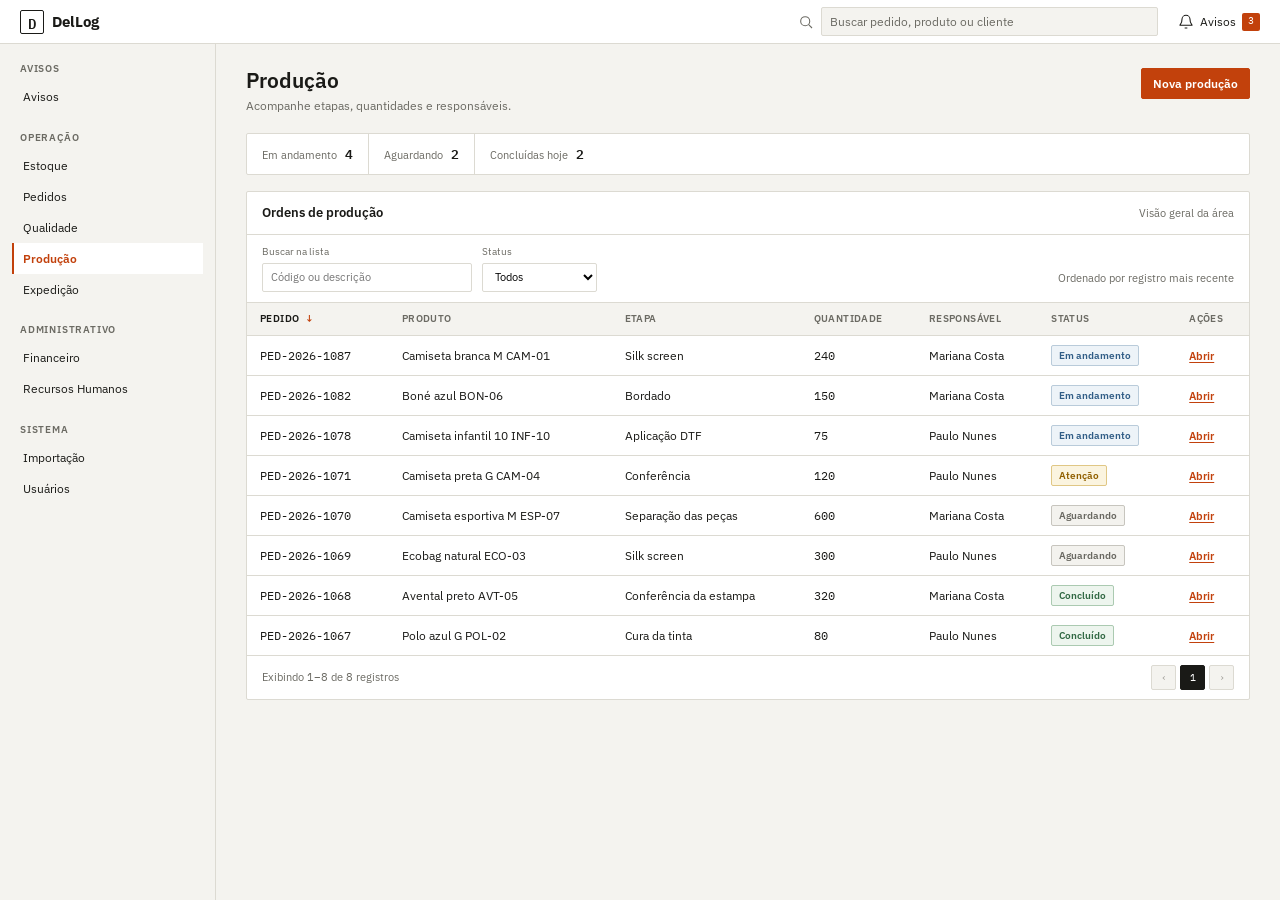
<file: producao.html>
<!doctype html>
<html lang="pt-BR">
  <head>
    <meta charset="utf-8" />
    <meta name="viewport" content="width=device-width, initial-scale=1" />
    <meta
      name="description"
      content="DelLog: gestão de pedidos, produção e estoque para estamparias."
    />
    <title>Produção | DelLog</title>
    <link rel="stylesheet" href="style.css" />
  </head>
  <body>
    <a class="skip-link" href="#conteudo">Ir para o conteúdo</a>
    <header class="topbar">
      <a class="brand" href="index.html" aria-label="DelLog, início">
        <span class="brand-mark" aria-hidden="true">D</span>
        DelLog
      </a>
      <label class="global-search">
        <svg
          viewBox="0 0 24 24"
          fill="none"
          stroke="currentColor"
          stroke-width="1.6"
          aria-hidden="true"
        >
          <circle cx="10.8" cy="10.8" r="6.8" />
          <path d="m16 16 5 5" />
        </svg>
        <input
          type="search"
          aria-label="Busca global"
          placeholder="Buscar pedido, produto ou cliente"
        />
      </label>
      <a class="notification-link" href="avisos.html" aria-label="Avisos, 3 pendentes">
        <svg
          viewBox="0 0 24 24"
          fill="none"
          stroke="currentColor"
          stroke-width="1.6"
          aria-hidden="true"
        >
          <path d="M18 8a6 6 0 0 0-12 0c0 7-3 7-3 9h18c0-2-3-2-3-9ZM10 21h4" />
        </svg>
        <span>Avisos</span>
        <span class="notification-count">3</span>
      </a>
    </header>
    <div class="layout">
      <aside class="sidebar">
        <nav aria-label="Áreas do DelLog">
          <div class="nav-group">
            <p class="nav-caption">Avisos</p>
            <a class="nav-link" href="avisos.html">Avisos</a>
          </div>
          <div class="nav-group">
            <p class="nav-caption">Operação</p>
            <a class="nav-link" href="index.html">Estoque</a>
            <a class="nav-link" href="pedidos.html">Pedidos</a>
            <a class="nav-link" href="qualidade.html">Qualidade</a>
            <a class="nav-link active" href="producao.html" aria-current="page">Produção</a>
            <a class="nav-link" href="expedicao.html">Expedição</a>
          </div>
          <div class="nav-group">
            <p class="nav-caption">Administrativo</p>
            <a class="nav-link" href="financeiro.html">Financeiro</a>
            <a class="nav-link" href="rh.html">Recursos Humanos</a>
          </div>
          <div class="nav-group">
            <p class="nav-caption">Sistema</p>
            <a class="nav-link" href="importacao.html">Importação</a>
            <a class="nav-link" href="usuarios.html">Usuários</a>
          </div>
        </nav>
      </aside>
      <main id="conteudo">
        <div class="content-wrap">
          <div class="page-heading">
            <div>
              <h1>Produção</h1>
              <p>Acompanhe etapas, quantidades e responsáveis.</p>
            </div>
            <a class="button primary" href="#novo-registro">Nova produção</a>
          </div>
          <section class="metrics" aria-label="Resumo de produção">
            <article>
              <span>Em andamento</span>
              <strong>4</strong>
            </article>
            <article>
              <span>Aguardando</span>
              <strong>2</strong>
            </article>
            <article>
              <span>Concluídas hoje</span>
              <strong>2</strong>
            </article>
          </section>
          <section class="panel" aria-labelledby="lista-titulo">
            <div class="panel-head">
              <h2 id="lista-titulo">Ordens de produção</h2>
              <p>Visão geral da área</p>
            </div>
            <div class="table-toolbar" aria-label="Filtros de produção">
              <label>
                Buscar na lista
                <input type="search" placeholder="Código ou descrição" />
              </label>
              <label>
                Status
                <select>
                  <option>Todos</option>
                  <option>Aguardando</option>
                  <option>Em andamento</option>
                  <option>Atenção</option>
                  <option>Problema</option>
                  <option>Concluído</option>
                </select>
              </label>
              <p class="toolbar-note">Ordenado por registro mais recente</p>
            </div>
            <div class="table-scroll">
              <table>
                <thead>
                  <tr>
                    <th scope="col" aria-sort="descending">
                      Pedido
                      <span class="sort-mark" aria-hidden="true">↓</span>
                    </th>
                    <th scope="col">Produto</th>
                    <th scope="col">Etapa</th>
                    <th scope="col">Quantidade</th>
                    <th scope="col">Responsável</th>
                    <th scope="col">Status</th>
                    <th scope="col">Ações</th>
                  </tr>
                </thead>
                <tbody>
                  <tr>
                    <td><span class="mono">PED-2026-1087</span></td>
                    <td><span>Camiseta branca M CAM-01</span></td>
                    <td><span>Silk screen</span></td>
                    <td><span class="mono">240</span></td>
                    <td><span>Mariana Costa</span></td>
                    <td><span class="badge progress">Em andamento</span></td>
                    <td>
                      <a
                        class="row-action"
                        href="#registro-1"
                        aria-label="Abrir registro PED-2026-1087"
                      >
                        Abrir
                      </a>
                    </td>
                  </tr>
                  <tr>
                    <td><span class="mono">PED-2026-1082</span></td>
                    <td><span>Boné azul BON-06</span></td>
                    <td><span>Bordado</span></td>
                    <td><span class="mono">150</span></td>
                    <td><span>Mariana Costa</span></td>
                    <td><span class="badge progress">Em andamento</span></td>
                    <td>
                      <a
                        class="row-action"
                        href="#registro-2"
                        aria-label="Abrir registro PED-2026-1082"
                      >
                        Abrir
                      </a>
                    </td>
                  </tr>
                  <tr>
                    <td><span class="mono">PED-2026-1078</span></td>
                    <td><span>Camiseta infantil 10 INF-10</span></td>
                    <td><span>Aplicação DTF</span></td>
                    <td><span class="mono">75</span></td>
                    <td><span>Paulo Nunes</span></td>
                    <td><span class="badge progress">Em andamento</span></td>
                    <td>
                      <a
                        class="row-action"
                        href="#registro-3"
                        aria-label="Abrir registro PED-2026-1078"
                      >
                        Abrir
                      </a>
                    </td>
                  </tr>
                  <tr>
                    <td><span class="mono">PED-2026-1071</span></td>
                    <td><span>Camiseta preta G CAM-04</span></td>
                    <td><span>Conferência</span></td>
                    <td><span class="mono">120</span></td>
                    <td><span>Paulo Nunes</span></td>
                    <td><span class="badge attention">Atenção</span></td>
                    <td>
                      <a
                        class="row-action"
                        href="#registro-4"
                        aria-label="Abrir registro PED-2026-1071"
                      >
                        Abrir
                      </a>
                    </td>
                  </tr>
                  <tr>
                    <td><span class="mono">PED-2026-1070</span></td>
                    <td><span>Camiseta esportiva M ESP-07</span></td>
                    <td><span>Separação das peças</span></td>
                    <td><span class="mono">600</span></td>
                    <td><span>Mariana Costa</span></td>
                    <td><span class="badge waiting">Aguardando</span></td>
                    <td>
                      <a
                        class="row-action"
                        href="#registro-5"
                        aria-label="Abrir registro PED-2026-1070"
                      >
                        Abrir
                      </a>
                    </td>
                  </tr>
                  <tr>
                    <td><span class="mono">PED-2026-1069</span></td>
                    <td><span>Ecobag natural ECO-03</span></td>
                    <td><span>Silk screen</span></td>
                    <td><span class="mono">300</span></td>
                    <td><span>Paulo Nunes</span></td>
                    <td><span class="badge waiting">Aguardando</span></td>
                    <td>
                      <a
                        class="row-action"
                        href="#registro-6"
                        aria-label="Abrir registro PED-2026-1069"
                      >
                        Abrir
                      </a>
                    </td>
                  </tr>
                  <tr>
                    <td><span class="mono">PED-2026-1068</span></td>
                    <td><span>Avental preto AVT-05</span></td>
                    <td><span>Conferência da estampa</span></td>
                    <td><span class="mono">320</span></td>
                    <td><span>Mariana Costa</span></td>
                    <td><span class="badge done">Concluído</span></td>
                    <td>
                      <a
                        class="row-action"
                        href="#registro-7"
                        aria-label="Abrir registro PED-2026-1068"
                      >
                        Abrir
                      </a>
                    </td>
                  </tr>
                  <tr>
                    <td><span class="mono">PED-2026-1067</span></td>
                    <td><span>Polo azul G POL-02</span></td>
                    <td><span>Cura da tinta</span></td>
                    <td><span class="mono">80</span></td>
                    <td><span>Paulo Nunes</span></td>
                    <td><span class="badge done">Concluído</span></td>
                    <td>
                      <a
                        class="row-action"
                        href="#registro-8"
                        aria-label="Abrir registro PED-2026-1067"
                      >
                        Abrir
                      </a>
                    </td>
                  </tr>
                </tbody>
              </table>
            </div>
            <div class="table-footer">
              <span>
                Exibindo
                <span class="mono">1–8</span>
                de
                <span class="mono">8</span>
                registros
              </span>
              <nav class="pagination" aria-label="Paginação">
                <span class="disabled">‹</span>
                <span class="current" aria-current="page">1</span>
                <span class="disabled">›</span>
              </nav>
            </div>
          </section>
        </div>
      </main>
    </div>
    <a class="drawer-backdrop" href="#conteudo" aria-label="Fechar painel"></a>
    <aside class="drawer" id="novo-registro" aria-labelledby="novo-titulo">
      <div class="drawer-header">
        <div>
          <h2 id="novo-titulo">Nova produção</h2>
          <p>Informe a técnica de estampa, a quantidade e o responsável.</p>
        </div>
        <a class="drawer-close" href="#conteudo" aria-label="Fechar formulário">×</a>
      </div>
      <form class="form">
        <label>
          Pedido aprovado
          <select>
            <option>PED-2026-1087</option>
            <option>PED-2026-1082</option>
          </select>
        </label>
        <label>
          Etapa
          <input placeholder="Etapa da produção" />
        </label>
        <label>
          Quantidade
          <input type="number" min="1" />
        </label>
        <label>
          Responsável
          <input placeholder="Nome do responsável" />
        </label>
        <div class="form-actions">
          <a class="button" href="#conteudo">Cancelar</a>
          <button class="button primary" type="button">Nova produção</button>
        </div>
      </form>
    </aside>
    <aside class="drawer" id="registro-1" aria-labelledby="detalhe-1">
      <div class="drawer-header">
        <div>
          <h2 id="detalhe-1">PED-2026-1087</h2>
          <p>Produção</p>
        </div>
        <a class="drawer-close" href="#conteudo" aria-label="Fechar detalhe">×</a>
      </div>
      <section class="drawer-section">
        <h3>Dados do registro</h3>
        <dl class="detail-list">
          <dt>Pedido</dt>
          <dd>PED-2026-1087</dd>
          <dt>Produto</dt>
          <dd>Camiseta branca M CAM-01</dd>
          <dt>Etapa</dt>
          <dd>Silk screen</dd>
          <dt>Quantidade</dt>
          <dd>240</dd>
          <dt>Responsável</dt>
          <dd>Mariana Costa</dd>
          <dt>Status</dt>
          <dd>Em andamento</dd>
        </dl>
      </section>
    </aside>
    <aside class="drawer" id="registro-2" aria-labelledby="detalhe-2">
      <div class="drawer-header">
        <div>
          <h2 id="detalhe-2">PED-2026-1082</h2>
          <p>Produção</p>
        </div>
        <a class="drawer-close" href="#conteudo" aria-label="Fechar detalhe">×</a>
      </div>
      <section class="drawer-section">
        <h3>Dados do registro</h3>
        <dl class="detail-list">
          <dt>Pedido</dt>
          <dd>PED-2026-1082</dd>
          <dt>Produto</dt>
          <dd>Boné azul BON-06</dd>
          <dt>Etapa</dt>
          <dd>Bordado</dd>
          <dt>Quantidade</dt>
          <dd>150</dd>
          <dt>Responsável</dt>
          <dd>Mariana Costa</dd>
          <dt>Status</dt>
          <dd>Em andamento</dd>
        </dl>
      </section>
    </aside>
    <aside class="drawer" id="registro-3" aria-labelledby="detalhe-3">
      <div class="drawer-header">
        <div>
          <h2 id="detalhe-3">PED-2026-1078</h2>
          <p>Produção</p>
        </div>
        <a class="drawer-close" href="#conteudo" aria-label="Fechar detalhe">×</a>
      </div>
      <section class="drawer-section">
        <h3>Dados do registro</h3>
        <dl class="detail-list">
          <dt>Pedido</dt>
          <dd>PED-2026-1078</dd>
          <dt>Produto</dt>
          <dd>Camiseta infantil 10 INF-10</dd>
          <dt>Etapa</dt>
          <dd>Aplicação DTF</dd>
          <dt>Quantidade</dt>
          <dd>75</dd>
          <dt>Responsável</dt>
          <dd>Paulo Nunes</dd>
          <dt>Status</dt>
          <dd>Em andamento</dd>
        </dl>
      </section>
    </aside>
    <aside class="drawer" id="registro-4" aria-labelledby="detalhe-4">
      <div class="drawer-header">
        <div>
          <h2 id="detalhe-4">PED-2026-1071</h2>
          <p>Produção</p>
        </div>
        <a class="drawer-close" href="#conteudo" aria-label="Fechar detalhe">×</a>
      </div>
      <section class="drawer-section">
        <h3>Dados do registro</h3>
        <dl class="detail-list">
          <dt>Pedido</dt>
          <dd>PED-2026-1071</dd>
          <dt>Produto</dt>
          <dd>Camiseta preta G CAM-04</dd>
          <dt>Etapa</dt>
          <dd>Conferência</dd>
          <dt>Quantidade</dt>
          <dd>120</dd>
          <dt>Responsável</dt>
          <dd>Paulo Nunes</dd>
          <dt>Status</dt>
          <dd>Atenção</dd>
        </dl>
      </section>
    </aside>
    <aside class="drawer" id="registro-5" aria-labelledby="detalhe-5">
      <div class="drawer-header">
        <div>
          <h2 id="detalhe-5">PED-2026-1070</h2>
          <p>Produção</p>
        </div>
        <a class="drawer-close" href="#conteudo" aria-label="Fechar detalhe">×</a>
      </div>
      <section class="drawer-section">
        <h3>Dados do registro</h3>
        <dl class="detail-list">
          <dt>Pedido</dt>
          <dd>PED-2026-1070</dd>
          <dt>Produto</dt>
          <dd>Camiseta esportiva M ESP-07</dd>
          <dt>Etapa</dt>
          <dd>Separação das peças</dd>
          <dt>Quantidade</dt>
          <dd>600</dd>
          <dt>Responsável</dt>
          <dd>Mariana Costa</dd>
          <dt>Status</dt>
          <dd>Aguardando</dd>
        </dl>
      </section>
    </aside>
    <aside class="drawer" id="registro-6" aria-labelledby="detalhe-6">
      <div class="drawer-header">
        <div>
          <h2 id="detalhe-6">PED-2026-1069</h2>
          <p>Produção</p>
        </div>
        <a class="drawer-close" href="#conteudo" aria-label="Fechar detalhe">×</a>
      </div>
      <section class="drawer-section">
        <h3>Dados do registro</h3>
        <dl class="detail-list">
          <dt>Pedido</dt>
          <dd>PED-2026-1069</dd>
          <dt>Produto</dt>
          <dd>Ecobag natural ECO-03</dd>
          <dt>Etapa</dt>
          <dd>Silk screen</dd>
          <dt>Quantidade</dt>
          <dd>300</dd>
          <dt>Responsável</dt>
          <dd>Paulo Nunes</dd>
          <dt>Status</dt>
          <dd>Aguardando</dd>
        </dl>
      </section>
    </aside>
    <aside class="drawer" id="registro-7" aria-labelledby="detalhe-7">
      <div class="drawer-header">
        <div>
          <h2 id="detalhe-7">PED-2026-1068</h2>
          <p>Produção</p>
        </div>
        <a class="drawer-close" href="#conteudo" aria-label="Fechar detalhe">×</a>
      </div>
      <section class="drawer-section">
        <h3>Dados do registro</h3>
        <dl class="detail-list">
          <dt>Pedido</dt>
          <dd>PED-2026-1068</dd>
          <dt>Produto</dt>
          <dd>Avental preto AVT-05</dd>
          <dt>Etapa</dt>
          <dd>Conferência da estampa</dd>
          <dt>Quantidade</dt>
          <dd>320</dd>
          <dt>Responsável</dt>
          <dd>Mariana Costa</dd>
          <dt>Status</dt>
          <dd>Concluído</dd>
        </dl>
      </section>
    </aside>
    <aside class="drawer" id="registro-8" aria-labelledby="detalhe-8">
      <div class="drawer-header">
        <div>
          <h2 id="detalhe-8">PED-2026-1067</h2>
          <p>Produção</p>
        </div>
        <a class="drawer-close" href="#conteudo" aria-label="Fechar detalhe">×</a>
      </div>
      <section class="drawer-section">
        <h3>Dados do registro</h3>
        <dl class="detail-list">
          <dt>Pedido</dt>
          <dd>PED-2026-1067</dd>
          <dt>Produto</dt>
          <dd>Polo azul G POL-02</dd>
          <dt>Etapa</dt>
          <dd>Cura da tinta</dd>
          <dt>Quantidade</dt>
          <dd>80</dd>
          <dt>Responsável</dt>
          <dd>Paulo Nunes</dd>
          <dt>Status</dt>
          <dd>Concluído</dd>
        </dl>
      </section>
    </aside>
  </body>
</html>
</file>
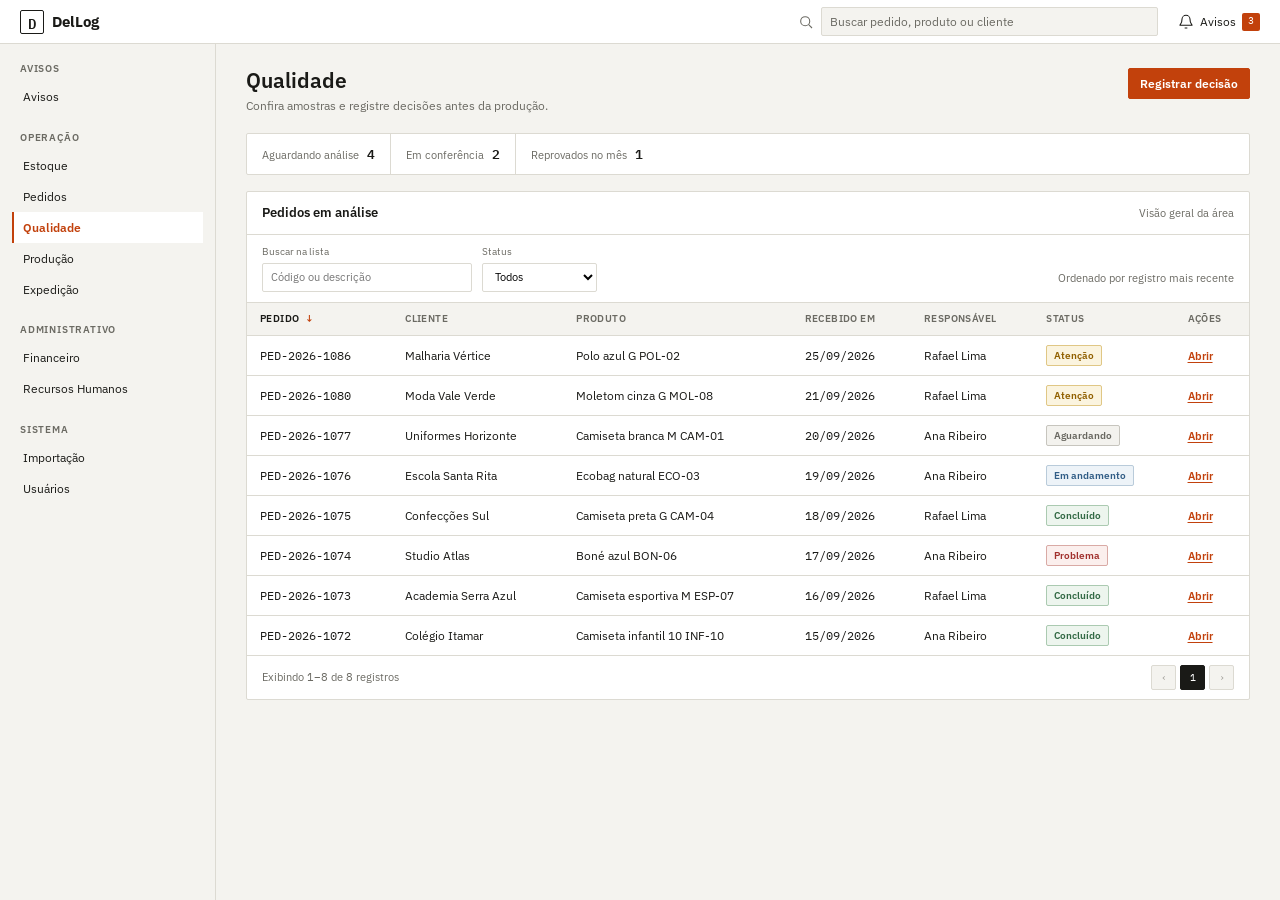
<file: qualidade.html>
<!doctype html>
<html lang="pt-BR">
  <head>
    <meta charset="utf-8" />
    <meta name="viewport" content="width=device-width, initial-scale=1" />
    <meta
      name="description"
      content="DelLog: gestão de pedidos, produção e estoque para estamparias."
    />
    <title>Qualidade | DelLog</title>
    <link rel="stylesheet" href="style.css" />
  </head>
  <body>
    <a class="skip-link" href="#conteudo">Ir para o conteúdo</a>
    <header class="topbar">
      <a class="brand" href="index.html" aria-label="DelLog, início">
        <span class="brand-mark" aria-hidden="true">D</span>
        DelLog
      </a>
      <label class="global-search">
        <svg
          viewBox="0 0 24 24"
          fill="none"
          stroke="currentColor"
          stroke-width="1.6"
          aria-hidden="true"
        >
          <circle cx="10.8" cy="10.8" r="6.8" />
          <path d="m16 16 5 5" />
        </svg>
        <input
          type="search"
          aria-label="Busca global"
          placeholder="Buscar pedido, produto ou cliente"
        />
      </label>
      <a class="notification-link" href="avisos.html" aria-label="Avisos, 3 pendentes">
        <svg
          viewBox="0 0 24 24"
          fill="none"
          stroke="currentColor"
          stroke-width="1.6"
          aria-hidden="true"
        >
          <path d="M18 8a6 6 0 0 0-12 0c0 7-3 7-3 9h18c0-2-3-2-3-9ZM10 21h4" />
        </svg>
        <span>Avisos</span>
        <span class="notification-count">3</span>
      </a>
    </header>
    <div class="layout">
      <aside class="sidebar">
        <nav aria-label="Áreas do DelLog">
          <div class="nav-group">
            <p class="nav-caption">Avisos</p>
            <a class="nav-link" href="avisos.html">Avisos</a>
          </div>
          <div class="nav-group">
            <p class="nav-caption">Operação</p>
            <a class="nav-link" href="index.html">Estoque</a>
            <a class="nav-link" href="pedidos.html">Pedidos</a>
            <a class="nav-link active" href="qualidade.html" aria-current="page">Qualidade</a>
            <a class="nav-link" href="producao.html">Produção</a>
            <a class="nav-link" href="expedicao.html">Expedição</a>
          </div>
          <div class="nav-group">
            <p class="nav-caption">Administrativo</p>
            <a class="nav-link" href="financeiro.html">Financeiro</a>
            <a class="nav-link" href="rh.html">Recursos Humanos</a>
          </div>
          <div class="nav-group">
            <p class="nav-caption">Sistema</p>
            <a class="nav-link" href="importacao.html">Importação</a>
            <a class="nav-link" href="usuarios.html">Usuários</a>
          </div>
        </nav>
      </aside>
      <main id="conteudo">
        <div class="content-wrap">
          <div class="page-heading">
            <div>
              <h1>Qualidade</h1>
              <p>Confira amostras e registre decisões antes da produção.</p>
            </div>
            <a class="button primary" href="#novo-registro">Registrar decisão</a>
          </div>
          <section class="metrics" aria-label="Resumo de qualidade">
            <article>
              <span>Aguardando análise</span>
              <strong>4</strong>
            </article>
            <article>
              <span>Em conferência</span>
              <strong>2</strong>
            </article>
            <article>
              <span>Reprovados no mês</span>
              <strong>1</strong>
            </article>
          </section>
          <section class="panel" aria-labelledby="lista-titulo">
            <div class="panel-head">
              <h2 id="lista-titulo">Pedidos em análise</h2>
              <p>Visão geral da área</p>
            </div>
            <div class="table-toolbar" aria-label="Filtros de qualidade">
              <label>
                Buscar na lista
                <input type="search" placeholder="Código ou descrição" />
              </label>
              <label>
                Status
                <select>
                  <option>Todos</option>
                  <option>Aguardando</option>
                  <option>Em andamento</option>
                  <option>Atenção</option>
                  <option>Problema</option>
                  <option>Concluído</option>
                </select>
              </label>
              <p class="toolbar-note">Ordenado por registro mais recente</p>
            </div>
            <div class="table-scroll">
              <table>
                <thead>
                  <tr>
                    <th scope="col" aria-sort="descending">
                      Pedido
                      <span class="sort-mark" aria-hidden="true">↓</span>
                    </th>
                    <th scope="col">Cliente</th>
                    <th scope="col">Produto</th>
                    <th scope="col">Recebido em</th>
                    <th scope="col">Responsável</th>
                    <th scope="col">Status</th>
                    <th scope="col">Ações</th>
                  </tr>
                </thead>
                <tbody>
                  <tr>
                    <td><span class="mono">PED-2026-1086</span></td>
                    <td><span>Malharia Vértice</span></td>
                    <td><span>Polo azul G POL-02</span></td>
                    <td><span class="mono">25/09/2026</span></td>
                    <td><span>Rafael Lima</span></td>
                    <td><span class="badge attention">Atenção</span></td>
                    <td>
                      <a
                        class="row-action"
                        href="#registro-1"
                        aria-label="Abrir registro PED-2026-1086"
                      >
                        Abrir
                      </a>
                    </td>
                  </tr>
                  <tr>
                    <td><span class="mono">PED-2026-1080</span></td>
                    <td><span>Moda Vale Verde</span></td>
                    <td><span>Moletom cinza G MOL-08</span></td>
                    <td><span class="mono">21/09/2026</span></td>
                    <td><span>Rafael Lima</span></td>
                    <td><span class="badge attention">Atenção</span></td>
                    <td>
                      <a
                        class="row-action"
                        href="#registro-2"
                        aria-label="Abrir registro PED-2026-1080"
                      >
                        Abrir
                      </a>
                    </td>
                  </tr>
                  <tr>
                    <td><span class="mono">PED-2026-1077</span></td>
                    <td><span>Uniformes Horizonte</span></td>
                    <td><span>Camiseta branca M CAM-01</span></td>
                    <td><span class="mono">20/09/2026</span></td>
                    <td><span>Ana Ribeiro</span></td>
                    <td><span class="badge waiting">Aguardando</span></td>
                    <td>
                      <a
                        class="row-action"
                        href="#registro-3"
                        aria-label="Abrir registro PED-2026-1077"
                      >
                        Abrir
                      </a>
                    </td>
                  </tr>
                  <tr>
                    <td><span class="mono">PED-2026-1076</span></td>
                    <td><span>Escola Santa Rita</span></td>
                    <td><span>Ecobag natural ECO-03</span></td>
                    <td><span class="mono">19/09/2026</span></td>
                    <td><span>Ana Ribeiro</span></td>
                    <td><span class="badge progress">Em andamento</span></td>
                    <td>
                      <a
                        class="row-action"
                        href="#registro-4"
                        aria-label="Abrir registro PED-2026-1076"
                      >
                        Abrir
                      </a>
                    </td>
                  </tr>
                  <tr>
                    <td><span class="mono">PED-2026-1075</span></td>
                    <td><span>Confecções Sul</span></td>
                    <td><span>Camiseta preta G CAM-04</span></td>
                    <td><span class="mono">18/09/2026</span></td>
                    <td><span>Rafael Lima</span></td>
                    <td><span class="badge done">Concluído</span></td>
                    <td>
                      <a
                        class="row-action"
                        href="#registro-5"
                        aria-label="Abrir registro PED-2026-1075"
                      >
                        Abrir
                      </a>
                    </td>
                  </tr>
                  <tr>
                    <td><span class="mono">PED-2026-1074</span></td>
                    <td><span>Studio Atlas</span></td>
                    <td><span>Boné azul BON-06</span></td>
                    <td><span class="mono">17/09/2026</span></td>
                    <td><span>Ana Ribeiro</span></td>
                    <td><span class="badge problem">Problema</span></td>
                    <td>
                      <a
                        class="row-action"
                        href="#registro-6"
                        aria-label="Abrir registro PED-2026-1074"
                      >
                        Abrir
                      </a>
                    </td>
                  </tr>
                  <tr>
                    <td><span class="mono">PED-2026-1073</span></td>
                    <td><span>Academia Serra Azul</span></td>
                    <td><span>Camiseta esportiva M ESP-07</span></td>
                    <td><span class="mono">16/09/2026</span></td>
                    <td><span>Rafael Lima</span></td>
                    <td><span class="badge done">Concluído</span></td>
                    <td>
                      <a
                        class="row-action"
                        href="#registro-7"
                        aria-label="Abrir registro PED-2026-1073"
                      >
                        Abrir
                      </a>
                    </td>
                  </tr>
                  <tr>
                    <td><span class="mono">PED-2026-1072</span></td>
                    <td><span>Colégio Itamar</span></td>
                    <td><span>Camiseta infantil 10 INF-10</span></td>
                    <td><span class="mono">15/09/2026</span></td>
                    <td><span>Ana Ribeiro</span></td>
                    <td><span class="badge done">Concluído</span></td>
                    <td>
                      <a
                        class="row-action"
                        href="#registro-8"
                        aria-label="Abrir registro PED-2026-1072"
                      >
                        Abrir
                      </a>
                    </td>
                  </tr>
                </tbody>
              </table>
            </div>
            <div class="table-footer">
              <span>
                Exibindo
                <span class="mono">1–8</span>
                de
                <span class="mono">8</span>
                registros
              </span>
              <nav class="pagination" aria-label="Paginação">
                <span class="disabled">‹</span>
                <span class="current" aria-current="page">1</span>
                <span class="disabled">›</span>
              </nav>
            </div>
          </section>
        </div>
      </main>
    </div>
    <a class="drawer-backdrop" href="#conteudo" aria-label="Fechar painel"></a>
    <aside class="drawer" id="novo-registro" aria-labelledby="novo-titulo">
      <div class="drawer-header">
        <div>
          <h2 id="novo-titulo">Registrar decisão</h2>
          <p>Confira cor, alinhamento e acabamento com a arte aprovada.</p>
        </div>
        <a class="drawer-close" href="#conteudo" aria-label="Fechar formulário">×</a>
      </div>
      <form class="form">
        <label>
          Pedido
          <select>
            <option>PED-2026-1086</option>
            <option>PED-2026-1080</option>
          </select>
        </label>
        <label>
          Resultado
          <select>
            <option>Aprovar</option>
            <option>Reprovar</option>
          </select>
        </label>
        <label>
          Observação
          <input placeholder="Resultado da conferência" />
        </label>
        <div class="form-actions">
          <a class="button" href="#conteudo">Cancelar</a>
          <button class="button primary" type="button">Registrar decisão</button>
        </div>
      </form>
    </aside>
    <aside class="drawer" id="registro-1" aria-labelledby="detalhe-1">
      <div class="drawer-header">
        <div>
          <h2 id="detalhe-1">PED-2026-1086</h2>
          <p>Qualidade</p>
        </div>
        <a class="drawer-close" href="#conteudo" aria-label="Fechar detalhe">×</a>
      </div>
      <section class="drawer-section">
        <h3>Dados do registro</h3>
        <dl class="detail-list">
          <dt>Pedido</dt>
          <dd>PED-2026-1086</dd>
          <dt>Cliente</dt>
          <dd>Malharia Vértice</dd>
          <dt>Produto</dt>
          <dd>Polo azul G POL-02</dd>
          <dt>Recebido em</dt>
          <dd>25/09/2026</dd>
          <dt>Responsável</dt>
          <dd>Rafael Lima</dd>
          <dt>Status</dt>
          <dd>Atenção</dd>
        </dl>
      </section>
    </aside>
    <aside class="drawer" id="registro-2" aria-labelledby="detalhe-2">
      <div class="drawer-header">
        <div>
          <h2 id="detalhe-2">PED-2026-1080</h2>
          <p>Qualidade</p>
        </div>
        <a class="drawer-close" href="#conteudo" aria-label="Fechar detalhe">×</a>
      </div>
      <section class="drawer-section">
        <h3>Dados do registro</h3>
        <dl class="detail-list">
          <dt>Pedido</dt>
          <dd>PED-2026-1080</dd>
          <dt>Cliente</dt>
          <dd>Moda Vale Verde</dd>
          <dt>Produto</dt>
          <dd>Moletom cinza G MOL-08</dd>
          <dt>Recebido em</dt>
          <dd>21/09/2026</dd>
          <dt>Responsável</dt>
          <dd>Rafael Lima</dd>
          <dt>Status</dt>
          <dd>Atenção</dd>
        </dl>
      </section>
    </aside>
    <aside class="drawer" id="registro-3" aria-labelledby="detalhe-3">
      <div class="drawer-header">
        <div>
          <h2 id="detalhe-3">PED-2026-1077</h2>
          <p>Qualidade</p>
        </div>
        <a class="drawer-close" href="#conteudo" aria-label="Fechar detalhe">×</a>
      </div>
      <section class="drawer-section">
        <h3>Dados do registro</h3>
        <dl class="detail-list">
          <dt>Pedido</dt>
          <dd>PED-2026-1077</dd>
          <dt>Cliente</dt>
          <dd>Uniformes Horizonte</dd>
          <dt>Produto</dt>
          <dd>Camiseta branca M CAM-01</dd>
          <dt>Recebido em</dt>
          <dd>20/09/2026</dd>
          <dt>Responsável</dt>
          <dd>Ana Ribeiro</dd>
          <dt>Status</dt>
          <dd>Aguardando</dd>
        </dl>
      </section>
    </aside>
    <aside class="drawer" id="registro-4" aria-labelledby="detalhe-4">
      <div class="drawer-header">
        <div>
          <h2 id="detalhe-4">PED-2026-1076</h2>
          <p>Qualidade</p>
        </div>
        <a class="drawer-close" href="#conteudo" aria-label="Fechar detalhe">×</a>
      </div>
      <section class="drawer-section">
        <h3>Dados do registro</h3>
        <dl class="detail-list">
          <dt>Pedido</dt>
          <dd>PED-2026-1076</dd>
          <dt>Cliente</dt>
          <dd>Escola Santa Rita</dd>
          <dt>Produto</dt>
          <dd>Ecobag natural ECO-03</dd>
          <dt>Recebido em</dt>
          <dd>19/09/2026</dd>
          <dt>Responsável</dt>
          <dd>Ana Ribeiro</dd>
          <dt>Status</dt>
          <dd>Em andamento</dd>
        </dl>
      </section>
    </aside>
    <aside class="drawer" id="registro-5" aria-labelledby="detalhe-5">
      <div class="drawer-header">
        <div>
          <h2 id="detalhe-5">PED-2026-1075</h2>
          <p>Qualidade</p>
        </div>
        <a class="drawer-close" href="#conteudo" aria-label="Fechar detalhe">×</a>
      </div>
      <section class="drawer-section">
        <h3>Dados do registro</h3>
        <dl class="detail-list">
          <dt>Pedido</dt>
          <dd>PED-2026-1075</dd>
          <dt>Cliente</dt>
          <dd>Confecções Sul</dd>
          <dt>Produto</dt>
          <dd>Camiseta preta G CAM-04</dd>
          <dt>Recebido em</dt>
          <dd>18/09/2026</dd>
          <dt>Responsável</dt>
          <dd>Rafael Lima</dd>
          <dt>Status</dt>
          <dd>Concluído</dd>
        </dl>
      </section>
    </aside>
    <aside class="drawer" id="registro-6" aria-labelledby="detalhe-6">
      <div class="drawer-header">
        <div>
          <h2 id="detalhe-6">PED-2026-1074</h2>
          <p>Qualidade</p>
        </div>
        <a class="drawer-close" href="#conteudo" aria-label="Fechar detalhe">×</a>
      </div>
      <section class="drawer-section">
        <h3>Dados do registro</h3>
        <dl class="detail-list">
          <dt>Pedido</dt>
          <dd>PED-2026-1074</dd>
          <dt>Cliente</dt>
          <dd>Studio Atlas</dd>
          <dt>Produto</dt>
          <dd>Boné azul BON-06</dd>
          <dt>Recebido em</dt>
          <dd>17/09/2026</dd>
          <dt>Responsável</dt>
          <dd>Ana Ribeiro</dd>
          <dt>Status</dt>
          <dd>Problema</dd>
        </dl>
      </section>
    </aside>
    <aside class="drawer" id="registro-7" aria-labelledby="detalhe-7">
      <div class="drawer-header">
        <div>
          <h2 id="detalhe-7">PED-2026-1073</h2>
          <p>Qualidade</p>
        </div>
        <a class="drawer-close" href="#conteudo" aria-label="Fechar detalhe">×</a>
      </div>
      <section class="drawer-section">
        <h3>Dados do registro</h3>
        <dl class="detail-list">
          <dt>Pedido</dt>
          <dd>PED-2026-1073</dd>
          <dt>Cliente</dt>
          <dd>Academia Serra Azul</dd>
          <dt>Produto</dt>
          <dd>Camiseta esportiva M ESP-07</dd>
          <dt>Recebido em</dt>
          <dd>16/09/2026</dd>
          <dt>Responsável</dt>
          <dd>Rafael Lima</dd>
          <dt>Status</dt>
          <dd>Concluído</dd>
        </dl>
      </section>
    </aside>
    <aside class="drawer" id="registro-8" aria-labelledby="detalhe-8">
      <div class="drawer-header">
        <div>
          <h2 id="detalhe-8">PED-2026-1072</h2>
          <p>Qualidade</p>
        </div>
        <a class="drawer-close" href="#conteudo" aria-label="Fechar detalhe">×</a>
      </div>
      <section class="drawer-section">
        <h3>Dados do registro</h3>
        <dl class="detail-list">
          <dt>Pedido</dt>
          <dd>PED-2026-1072</dd>
          <dt>Cliente</dt>
          <dd>Colégio Itamar</dd>
          <dt>Produto</dt>
          <dd>Camiseta infantil 10 INF-10</dd>
          <dt>Recebido em</dt>
          <dd>15/09/2026</dd>
          <dt>Responsável</dt>
          <dd>Ana Ribeiro</dd>
          <dt>Status</dt>
          <dd>Concluído</dd>
        </dl>
      </section>
    </aside>
  </body>
</html>
</file>
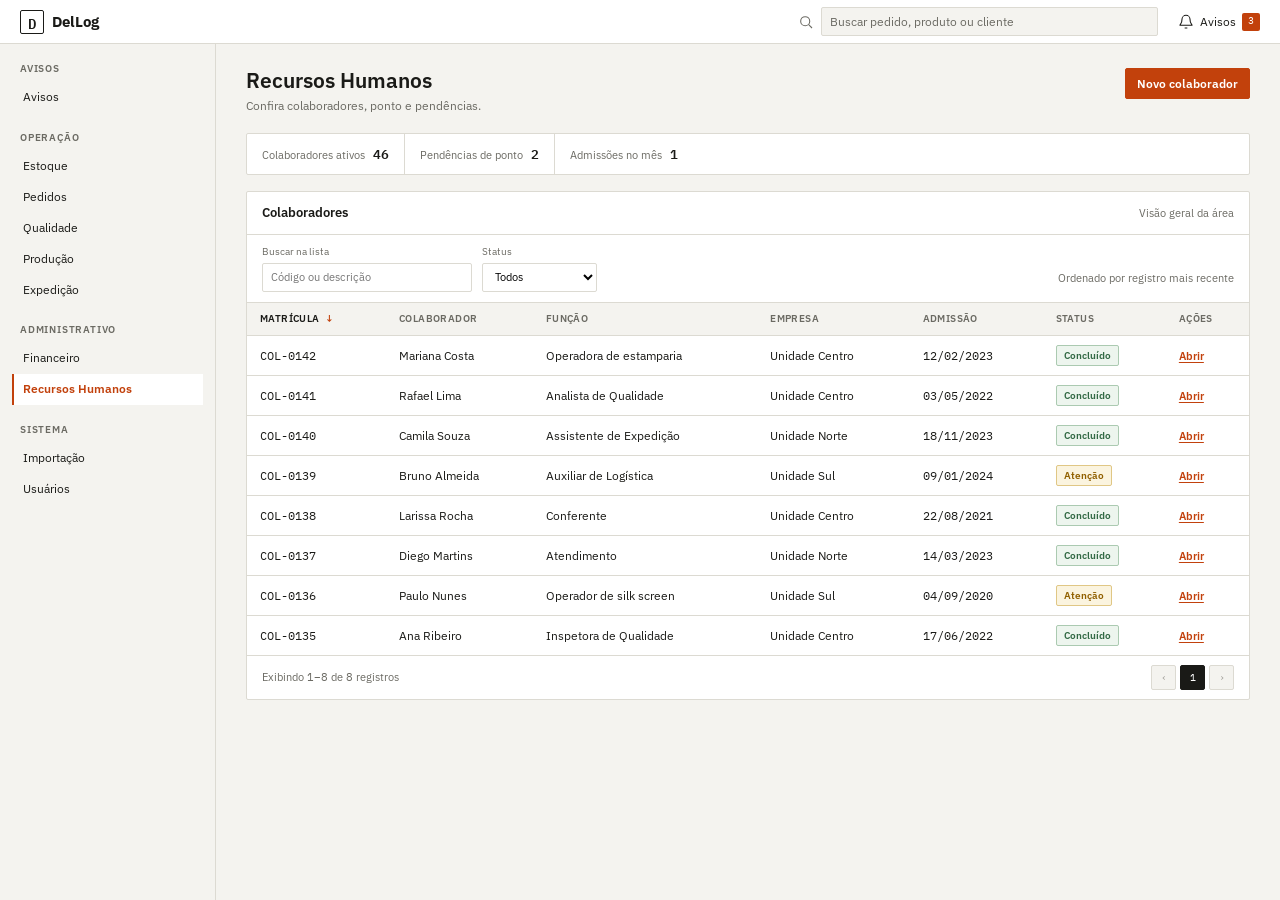
<file: rh.html>
<!doctype html>
<html lang="pt-BR">
  <head>
    <meta charset="utf-8" />
    <meta name="viewport" content="width=device-width, initial-scale=1" />
    <meta
      name="description"
      content="DelLog: gestão de pedidos, produção e estoque para estamparias."
    />
    <title>Recursos Humanos | DelLog</title>
    <link rel="stylesheet" href="style.css" />
  </head>
  <body>
    <a class="skip-link" href="#conteudo">Ir para o conteúdo</a>
    <header class="topbar">
      <a class="brand" href="index.html" aria-label="DelLog, início">
        <span class="brand-mark" aria-hidden="true">D</span>
        DelLog
      </a>
      <label class="global-search">
        <svg
          viewBox="0 0 24 24"
          fill="none"
          stroke="currentColor"
          stroke-width="1.6"
          aria-hidden="true"
        >
          <circle cx="10.8" cy="10.8" r="6.8" />
          <path d="m16 16 5 5" />
        </svg>
        <input
          type="search"
          aria-label="Busca global"
          placeholder="Buscar pedido, produto ou cliente"
        />
      </label>
      <a class="notification-link" href="avisos.html" aria-label="Avisos, 3 pendentes">
        <svg
          viewBox="0 0 24 24"
          fill="none"
          stroke="currentColor"
          stroke-width="1.6"
          aria-hidden="true"
        >
          <path d="M18 8a6 6 0 0 0-12 0c0 7-3 7-3 9h18c0-2-3-2-3-9ZM10 21h4" />
        </svg>
        <span>Avisos</span>
        <span class="notification-count">3</span>
      </a>
    </header>
    <div class="layout">
      <aside class="sidebar">
        <nav aria-label="Áreas do DelLog">
          <div class="nav-group">
            <p class="nav-caption">Avisos</p>
            <a class="nav-link" href="avisos.html">Avisos</a>
          </div>
          <div class="nav-group">
            <p class="nav-caption">Operação</p>
            <a class="nav-link" href="index.html">Estoque</a>
            <a class="nav-link" href="pedidos.html">Pedidos</a>
            <a class="nav-link" href="qualidade.html">Qualidade</a>
            <a class="nav-link" href="producao.html">Produção</a>
            <a class="nav-link" href="expedicao.html">Expedição</a>
          </div>
          <div class="nav-group">
            <p class="nav-caption">Administrativo</p>
            <a class="nav-link" href="financeiro.html">Financeiro</a>
            <a class="nav-link active" href="rh.html" aria-current="page">Recursos Humanos</a>
          </div>
          <div class="nav-group">
            <p class="nav-caption">Sistema</p>
            <a class="nav-link" href="importacao.html">Importação</a>
            <a class="nav-link" href="usuarios.html">Usuários</a>
          </div>
        </nav>
      </aside>
      <main id="conteudo">
        <div class="content-wrap">
          <div class="page-heading">
            <div>
              <h1>Recursos Humanos</h1>
              <p>Confira colaboradores, ponto e pendências.</p>
            </div>
            <a class="button primary" href="#novo-registro">Novo colaborador</a>
          </div>
          <section class="metrics" aria-label="Resumo de recursos humanos">
            <article>
              <span>Colaboradores ativos</span>
              <strong>46</strong>
            </article>
            <article>
              <span>Pendências de ponto</span>
              <strong>2</strong>
            </article>
            <article>
              <span>Admissões no mês</span>
              <strong>1</strong>
            </article>
          </section>
          <section class="panel" aria-labelledby="lista-titulo">
            <div class="panel-head">
              <h2 id="lista-titulo">Colaboradores</h2>
              <p>Visão geral da área</p>
            </div>
            <div class="table-toolbar" aria-label="Filtros de recursos humanos">
              <label>
                Buscar na lista
                <input type="search" placeholder="Código ou descrição" />
              </label>
              <label>
                Status
                <select>
                  <option>Todos</option>
                  <option>Aguardando</option>
                  <option>Em andamento</option>
                  <option>Atenção</option>
                  <option>Problema</option>
                  <option>Concluído</option>
                </select>
              </label>
              <p class="toolbar-note">Ordenado por registro mais recente</p>
            </div>
            <div class="table-scroll">
              <table>
                <thead>
                  <tr>
                    <th scope="col" aria-sort="descending">
                      Matrícula
                      <span class="sort-mark" aria-hidden="true">↓</span>
                    </th>
                    <th scope="col">Colaborador</th>
                    <th scope="col">Função</th>
                    <th scope="col">Empresa</th>
                    <th scope="col">Admissão</th>
                    <th scope="col">Status</th>
                    <th scope="col">Ações</th>
                  </tr>
                </thead>
                <tbody>
                  <tr>
                    <td><span class="mono">COL-0142</span></td>
                    <td><span>Mariana Costa</span></td>
                    <td><span>Operadora de estamparia</span></td>
                    <td><span>Unidade Centro</span></td>
                    <td><span class="mono">12/02/2023</span></td>
                    <td><span class="badge done">Concluído</span></td>
                    <td>
                      <a class="row-action" href="#registro-1" aria-label="Abrir registro COL-0142">
                        Abrir
                      </a>
                    </td>
                  </tr>
                  <tr>
                    <td><span class="mono">COL-0141</span></td>
                    <td><span>Rafael Lima</span></td>
                    <td><span>Analista de Qualidade</span></td>
                    <td><span>Unidade Centro</span></td>
                    <td><span class="mono">03/05/2022</span></td>
                    <td><span class="badge done">Concluído</span></td>
                    <td>
                      <a class="row-action" href="#registro-2" aria-label="Abrir registro COL-0141">
                        Abrir
                      </a>
                    </td>
                  </tr>
                  <tr>
                    <td><span class="mono">COL-0140</span></td>
                    <td><span>Camila Souza</span></td>
                    <td><span>Assistente de Expedição</span></td>
                    <td><span>Unidade Norte</span></td>
                    <td><span class="mono">18/11/2023</span></td>
                    <td><span class="badge done">Concluído</span></td>
                    <td>
                      <a class="row-action" href="#registro-3" aria-label="Abrir registro COL-0140">
                        Abrir
                      </a>
                    </td>
                  </tr>
                  <tr>
                    <td><span class="mono">COL-0139</span></td>
                    <td><span>Bruno Almeida</span></td>
                    <td><span>Auxiliar de Logística</span></td>
                    <td><span>Unidade Sul</span></td>
                    <td><span class="mono">09/01/2024</span></td>
                    <td><span class="badge attention">Atenção</span></td>
                    <td>
                      <a class="row-action" href="#registro-4" aria-label="Abrir registro COL-0139">
                        Abrir
                      </a>
                    </td>
                  </tr>
                  <tr>
                    <td><span class="mono">COL-0138</span></td>
                    <td><span>Larissa Rocha</span></td>
                    <td><span>Conferente</span></td>
                    <td><span>Unidade Centro</span></td>
                    <td><span class="mono">22/08/2021</span></td>
                    <td><span class="badge done">Concluído</span></td>
                    <td>
                      <a class="row-action" href="#registro-5" aria-label="Abrir registro COL-0138">
                        Abrir
                      </a>
                    </td>
                  </tr>
                  <tr>
                    <td><span class="mono">COL-0137</span></td>
                    <td><span>Diego Martins</span></td>
                    <td><span>Atendimento</span></td>
                    <td><span>Unidade Norte</span></td>
                    <td><span class="mono">14/03/2023</span></td>
                    <td><span class="badge done">Concluído</span></td>
                    <td>
                      <a class="row-action" href="#registro-6" aria-label="Abrir registro COL-0137">
                        Abrir
                      </a>
                    </td>
                  </tr>
                  <tr>
                    <td><span class="mono">COL-0136</span></td>
                    <td><span>Paulo Nunes</span></td>
                    <td><span>Operador de silk screen</span></td>
                    <td><span>Unidade Sul</span></td>
                    <td><span class="mono">04/09/2020</span></td>
                    <td><span class="badge attention">Atenção</span></td>
                    <td>
                      <a class="row-action" href="#registro-7" aria-label="Abrir registro COL-0136">
                        Abrir
                      </a>
                    </td>
                  </tr>
                  <tr>
                    <td><span class="mono">COL-0135</span></td>
                    <td><span>Ana Ribeiro</span></td>
                    <td><span>Inspetora de Qualidade</span></td>
                    <td><span>Unidade Centro</span></td>
                    <td><span class="mono">17/06/2022</span></td>
                    <td><span class="badge done">Concluído</span></td>
                    <td>
                      <a class="row-action" href="#registro-8" aria-label="Abrir registro COL-0135">
                        Abrir
                      </a>
                    </td>
                  </tr>
                </tbody>
              </table>
            </div>
            <div class="table-footer">
              <span>
                Exibindo
                <span class="mono">1–8</span>
                de
                <span class="mono">8</span>
                registros
              </span>
              <nav class="pagination" aria-label="Paginação">
                <span class="disabled">‹</span>
                <span class="current" aria-current="page">1</span>
                <span class="disabled">›</span>
              </nav>
            </div>
          </section>
        </div>
      </main>
    </div>
    <a class="drawer-backdrop" href="#conteudo" aria-label="Fechar painel"></a>
    <aside class="drawer" id="novo-registro" aria-labelledby="novo-titulo">
      <div class="drawer-header">
        <div>
          <h2 id="novo-titulo">Novo colaborador</h2>
          <p>Informe os dados do colaborador e a data de admissão.</p>
        </div>
        <a class="drawer-close" href="#conteudo" aria-label="Fechar formulário">×</a>
      </div>
      <form class="form">
        <label>
          Empresa
          <select>
            <option>Unidade Centro</option>
            <option>Unidade Norte</option>
            <option>Unidade Sul</option>
          </select>
        </label>
        <label>
          Nome
          <input placeholder="Nome completo" />
        </label>
        <label>
          Função
          <input placeholder="Função" />
        </label>
        <label>
          Admissão
          <input type="date" />
        </label>
        <div class="form-actions">
          <a class="button" href="#conteudo">Cancelar</a>
          <button class="button primary" type="button">Novo colaborador</button>
        </div>
      </form>
    </aside>
    <aside class="drawer" id="registro-1" aria-labelledby="detalhe-1">
      <div class="drawer-header">
        <div>
          <h2 id="detalhe-1">COL-0142</h2>
          <p>Recursos Humanos</p>
        </div>
        <a class="drawer-close" href="#conteudo" aria-label="Fechar detalhe">×</a>
      </div>
      <section class="drawer-section">
        <h3>Dados do registro</h3>
        <dl class="detail-list">
          <dt>Matrícula</dt>
          <dd>COL-0142</dd>
          <dt>Colaborador</dt>
          <dd>Mariana Costa</dd>
          <dt>Função</dt>
          <dd>Operadora de estamparia</dd>
          <dt>Empresa</dt>
          <dd>Unidade Centro</dd>
          <dt>Admissão</dt>
          <dd>12/02/2023</dd>
          <dt>Status</dt>
          <dd>Concluído</dd>
        </dl>
      </section>
    </aside>
    <aside class="drawer" id="registro-2" aria-labelledby="detalhe-2">
      <div class="drawer-header">
        <div>
          <h2 id="detalhe-2">COL-0141</h2>
          <p>Recursos Humanos</p>
        </div>
        <a class="drawer-close" href="#conteudo" aria-label="Fechar detalhe">×</a>
      </div>
      <section class="drawer-section">
        <h3>Dados do registro</h3>
        <dl class="detail-list">
          <dt>Matrícula</dt>
          <dd>COL-0141</dd>
          <dt>Colaborador</dt>
          <dd>Rafael Lima</dd>
          <dt>Função</dt>
          <dd>Analista de Qualidade</dd>
          <dt>Empresa</dt>
          <dd>Unidade Centro</dd>
          <dt>Admissão</dt>
          <dd>03/05/2022</dd>
          <dt>Status</dt>
          <dd>Concluído</dd>
        </dl>
      </section>
    </aside>
    <aside class="drawer" id="registro-3" aria-labelledby="detalhe-3">
      <div class="drawer-header">
        <div>
          <h2 id="detalhe-3">COL-0140</h2>
          <p>Recursos Humanos</p>
        </div>
        <a class="drawer-close" href="#conteudo" aria-label="Fechar detalhe">×</a>
      </div>
      <section class="drawer-section">
        <h3>Dados do registro</h3>
        <dl class="detail-list">
          <dt>Matrícula</dt>
          <dd>COL-0140</dd>
          <dt>Colaborador</dt>
          <dd>Camila Souza</dd>
          <dt>Função</dt>
          <dd>Assistente de Expedição</dd>
          <dt>Empresa</dt>
          <dd>Unidade Norte</dd>
          <dt>Admissão</dt>
          <dd>18/11/2023</dd>
          <dt>Status</dt>
          <dd>Concluído</dd>
        </dl>
      </section>
    </aside>
    <aside class="drawer" id="registro-4" aria-labelledby="detalhe-4">
      <div class="drawer-header">
        <div>
          <h2 id="detalhe-4">COL-0139</h2>
          <p>Recursos Humanos</p>
        </div>
        <a class="drawer-close" href="#conteudo" aria-label="Fechar detalhe">×</a>
      </div>
      <section class="drawer-section">
        <h3>Dados do registro</h3>
        <dl class="detail-list">
          <dt>Matrícula</dt>
          <dd>COL-0139</dd>
          <dt>Colaborador</dt>
          <dd>Bruno Almeida</dd>
          <dt>Função</dt>
          <dd>Auxiliar de Logística</dd>
          <dt>Empresa</dt>
          <dd>Unidade Sul</dd>
          <dt>Admissão</dt>
          <dd>09/01/2024</dd>
          <dt>Status</dt>
          <dd>Atenção</dd>
        </dl>
      </section>
    </aside>
    <aside class="drawer" id="registro-5" aria-labelledby="detalhe-5">
      <div class="drawer-header">
        <div>
          <h2 id="detalhe-5">COL-0138</h2>
          <p>Recursos Humanos</p>
        </div>
        <a class="drawer-close" href="#conteudo" aria-label="Fechar detalhe">×</a>
      </div>
      <section class="drawer-section">
        <h3>Dados do registro</h3>
        <dl class="detail-list">
          <dt>Matrícula</dt>
          <dd>COL-0138</dd>
          <dt>Colaborador</dt>
          <dd>Larissa Rocha</dd>
          <dt>Função</dt>
          <dd>Conferente</dd>
          <dt>Empresa</dt>
          <dd>Unidade Centro</dd>
          <dt>Admissão</dt>
          <dd>22/08/2021</dd>
          <dt>Status</dt>
          <dd>Concluído</dd>
        </dl>
      </section>
    </aside>
    <aside class="drawer" id="registro-6" aria-labelledby="detalhe-6">
      <div class="drawer-header">
        <div>
          <h2 id="detalhe-6">COL-0137</h2>
          <p>Recursos Humanos</p>
        </div>
        <a class="drawer-close" href="#conteudo" aria-label="Fechar detalhe">×</a>
      </div>
      <section class="drawer-section">
        <h3>Dados do registro</h3>
        <dl class="detail-list">
          <dt>Matrícula</dt>
          <dd>COL-0137</dd>
          <dt>Colaborador</dt>
          <dd>Diego Martins</dd>
          <dt>Função</dt>
          <dd>Atendimento</dd>
          <dt>Empresa</dt>
          <dd>Unidade Norte</dd>
          <dt>Admissão</dt>
          <dd>14/03/2023</dd>
          <dt>Status</dt>
          <dd>Concluído</dd>
        </dl>
      </section>
    </aside>
    <aside class="drawer" id="registro-7" aria-labelledby="detalhe-7">
      <div class="drawer-header">
        <div>
          <h2 id="detalhe-7">COL-0136</h2>
          <p>Recursos Humanos</p>
        </div>
        <a class="drawer-close" href="#conteudo" aria-label="Fechar detalhe">×</a>
      </div>
      <section class="drawer-section">
        <h3>Dados do registro</h3>
        <dl class="detail-list">
          <dt>Matrícula</dt>
          <dd>COL-0136</dd>
          <dt>Colaborador</dt>
          <dd>Paulo Nunes</dd>
          <dt>Função</dt>
          <dd>Operador de silk screen</dd>
          <dt>Empresa</dt>
          <dd>Unidade Sul</dd>
          <dt>Admissão</dt>
          <dd>04/09/2020</dd>
          <dt>Status</dt>
          <dd>Atenção</dd>
        </dl>
      </section>
    </aside>
    <aside class="drawer" id="registro-8" aria-labelledby="detalhe-8">
      <div class="drawer-header">
        <div>
          <h2 id="detalhe-8">COL-0135</h2>
          <p>Recursos Humanos</p>
        </div>
        <a class="drawer-close" href="#conteudo" aria-label="Fechar detalhe">×</a>
      </div>
      <section class="drawer-section">
        <h3>Dados do registro</h3>
        <dl class="detail-list">
          <dt>Matrícula</dt>
          <dd>COL-0135</dd>
          <dt>Colaborador</dt>
          <dd>Ana Ribeiro</dd>
          <dt>Função</dt>
          <dd>Inspetora de Qualidade</dd>
          <dt>Empresa</dt>
          <dd>Unidade Centro</dd>
          <dt>Admissão</dt>
          <dd>17/06/2022</dd>
          <dt>Status</dt>
          <dd>Concluído</dd>
        </dl>
      </section>
    </aside>
  </body>
</html>
</file>
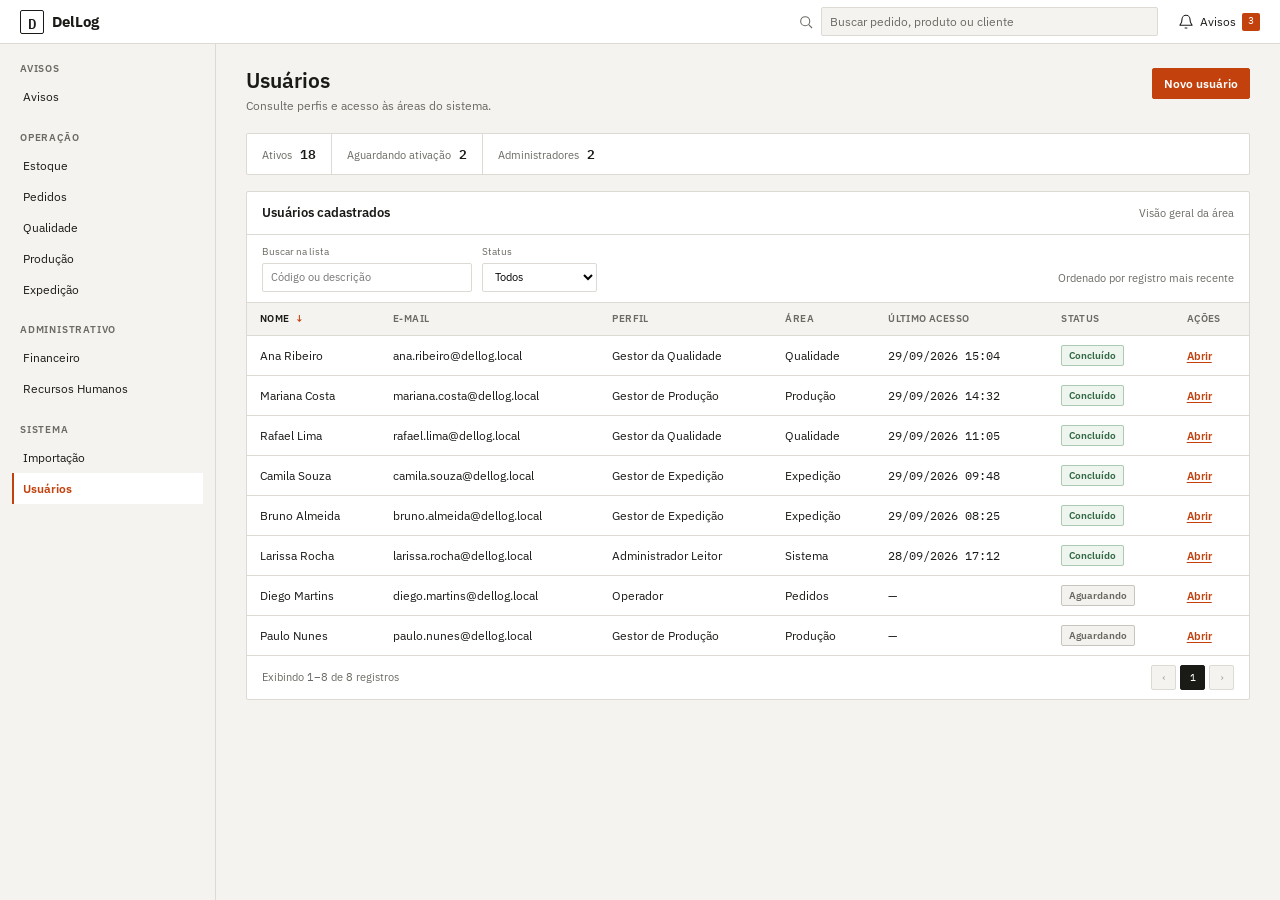
<file: usuarios.html>
<!doctype html>
<html lang="pt-BR">
  <head>
    <meta charset="utf-8" />
    <meta name="viewport" content="width=device-width, initial-scale=1" />
    <meta
      name="description"
      content="DelLog: gestão de pedidos, produção e estoque para estamparias."
    />
    <title>Usuários | DelLog</title>
    <link rel="stylesheet" href="style.css" />
  </head>
  <body>
    <a class="skip-link" href="#conteudo">Ir para o conteúdo</a>
    <header class="topbar">
      <a class="brand" href="index.html" aria-label="DelLog, início">
        <span class="brand-mark" aria-hidden="true">D</span>
        DelLog
      </a>
      <label class="global-search">
        <svg
          viewBox="0 0 24 24"
          fill="none"
          stroke="currentColor"
          stroke-width="1.6"
          aria-hidden="true"
        >
          <circle cx="10.8" cy="10.8" r="6.8" />
          <path d="m16 16 5 5" />
        </svg>
        <input
          type="search"
          aria-label="Busca global"
          placeholder="Buscar pedido, produto ou cliente"
        />
      </label>
      <a class="notification-link" href="avisos.html" aria-label="Avisos, 3 pendentes">
        <svg
          viewBox="0 0 24 24"
          fill="none"
          stroke="currentColor"
          stroke-width="1.6"
          aria-hidden="true"
        >
          <path d="M18 8a6 6 0 0 0-12 0c0 7-3 7-3 9h18c0-2-3-2-3-9ZM10 21h4" />
        </svg>
        <span>Avisos</span>
        <span class="notification-count">3</span>
      </a>
    </header>
    <div class="layout">
      <aside class="sidebar">
        <nav aria-label="Áreas do DelLog">
          <div class="nav-group">
            <p class="nav-caption">Avisos</p>
            <a class="nav-link" href="avisos.html">Avisos</a>
          </div>
          <div class="nav-group">
            <p class="nav-caption">Operação</p>
            <a class="nav-link" href="index.html">Estoque</a>
            <a class="nav-link" href="pedidos.html">Pedidos</a>
            <a class="nav-link" href="qualidade.html">Qualidade</a>
            <a class="nav-link" href="producao.html">Produção</a>
            <a class="nav-link" href="expedicao.html">Expedição</a>
          </div>
          <div class="nav-group">
            <p class="nav-caption">Administrativo</p>
            <a class="nav-link" href="financeiro.html">Financeiro</a>
            <a class="nav-link" href="rh.html">Recursos Humanos</a>
          </div>
          <div class="nav-group">
            <p class="nav-caption">Sistema</p>
            <a class="nav-link" href="importacao.html">Importação</a>
            <a class="nav-link active" href="usuarios.html" aria-current="page">Usuários</a>
          </div>
        </nav>
      </aside>
      <main id="conteudo">
        <div class="content-wrap">
          <div class="page-heading">
            <div>
              <h1>Usuários</h1>
              <p>Consulte perfis e acesso às áreas do sistema.</p>
            </div>
            <a class="button primary" href="#novo-registro">Novo usuário</a>
          </div>
          <section class="metrics" aria-label="Resumo de usuários">
            <article>
              <span>Ativos</span>
              <strong>18</strong>
            </article>
            <article>
              <span>Aguardando ativação</span>
              <strong>2</strong>
            </article>
            <article>
              <span>Administradores</span>
              <strong>2</strong>
            </article>
          </section>
          <section class="panel" aria-labelledby="lista-titulo">
            <div class="panel-head">
              <h2 id="lista-titulo">Usuários cadastrados</h2>
              <p>Visão geral da área</p>
            </div>
            <div class="table-toolbar" aria-label="Filtros de usuários">
              <label>
                Buscar na lista
                <input type="search" placeholder="Código ou descrição" />
              </label>
              <label>
                Status
                <select>
                  <option>Todos</option>
                  <option>Aguardando</option>
                  <option>Em andamento</option>
                  <option>Atenção</option>
                  <option>Problema</option>
                  <option>Concluído</option>
                </select>
              </label>
              <p class="toolbar-note">Ordenado por registro mais recente</p>
            </div>
            <div class="table-scroll">
              <table>
                <thead>
                  <tr>
                    <th scope="col" aria-sort="descending">
                      Nome
                      <span class="sort-mark" aria-hidden="true">↓</span>
                    </th>
                    <th scope="col">E-mail</th>
                    <th scope="col">Perfil</th>
                    <th scope="col">Área</th>
                    <th scope="col">Último acesso</th>
                    <th scope="col">Status</th>
                    <th scope="col">Ações</th>
                  </tr>
                </thead>
                <tbody>
                  <tr>
                    <td><span>Ana Ribeiro</span></td>
                    <td><span>ana.ribeiro@dellog.local</span></td>
                    <td><span>Gestor da Qualidade</span></td>
                    <td><span>Qualidade</span></td>
                    <td><span class="mono">29/09/2026 15:04</span></td>
                    <td><span class="badge done">Concluído</span></td>
                    <td>
                      <a
                        class="row-action"
                        href="#registro-1"
                        aria-label="Abrir registro Ana Ribeiro"
                      >
                        Abrir
                      </a>
                    </td>
                  </tr>
                  <tr>
                    <td><span>Mariana Costa</span></td>
                    <td><span>mariana.costa@dellog.local</span></td>
                    <td><span>Gestor de Produção</span></td>
                    <td><span>Produção</span></td>
                    <td><span class="mono">29/09/2026 14:32</span></td>
                    <td><span class="badge done">Concluído</span></td>
                    <td>
                      <a
                        class="row-action"
                        href="#registro-2"
                        aria-label="Abrir registro Mariana Costa"
                      >
                        Abrir
                      </a>
                    </td>
                  </tr>
                  <tr>
                    <td><span>Rafael Lima</span></td>
                    <td><span>rafael.lima@dellog.local</span></td>
                    <td><span>Gestor da Qualidade</span></td>
                    <td><span>Qualidade</span></td>
                    <td><span class="mono">29/09/2026 11:05</span></td>
                    <td><span class="badge done">Concluído</span></td>
                    <td>
                      <a
                        class="row-action"
                        href="#registro-3"
                        aria-label="Abrir registro Rafael Lima"
                      >
                        Abrir
                      </a>
                    </td>
                  </tr>
                  <tr>
                    <td><span>Camila Souza</span></td>
                    <td><span>camila.souza@dellog.local</span></td>
                    <td><span>Gestor de Expedição</span></td>
                    <td><span>Expedição</span></td>
                    <td><span class="mono">29/09/2026 09:48</span></td>
                    <td><span class="badge done">Concluído</span></td>
                    <td>
                      <a
                        class="row-action"
                        href="#registro-4"
                        aria-label="Abrir registro Camila Souza"
                      >
                        Abrir
                      </a>
                    </td>
                  </tr>
                  <tr>
                    <td><span>Bruno Almeida</span></td>
                    <td><span>bruno.almeida@dellog.local</span></td>
                    <td><span>Gestor de Expedição</span></td>
                    <td><span>Expedição</span></td>
                    <td><span class="mono">29/09/2026 08:25</span></td>
                    <td><span class="badge done">Concluído</span></td>
                    <td>
                      <a
                        class="row-action"
                        href="#registro-5"
                        aria-label="Abrir registro Bruno Almeida"
                      >
                        Abrir
                      </a>
                    </td>
                  </tr>
                  <tr>
                    <td><span>Larissa Rocha</span></td>
                    <td><span>larissa.rocha@dellog.local</span></td>
                    <td><span>Administrador Leitor</span></td>
                    <td><span>Sistema</span></td>
                    <td><span class="mono">28/09/2026 17:12</span></td>
                    <td><span class="badge done">Concluído</span></td>
                    <td>
                      <a
                        class="row-action"
                        href="#registro-6"
                        aria-label="Abrir registro Larissa Rocha"
                      >
                        Abrir
                      </a>
                    </td>
                  </tr>
                  <tr>
                    <td><span>Diego Martins</span></td>
                    <td><span>diego.martins@dellog.local</span></td>
                    <td><span>Operador</span></td>
                    <td><span>Pedidos</span></td>
                    <td><span>—</span></td>
                    <td><span class="badge waiting">Aguardando</span></td>
                    <td>
                      <a
                        class="row-action"
                        href="#registro-7"
                        aria-label="Abrir registro Diego Martins"
                      >
                        Abrir
                      </a>
                    </td>
                  </tr>
                  <tr>
                    <td><span>Paulo Nunes</span></td>
                    <td><span>paulo.nunes@dellog.local</span></td>
                    <td><span>Gestor de Produção</span></td>
                    <td><span>Produção</span></td>
                    <td><span>—</span></td>
                    <td><span class="badge waiting">Aguardando</span></td>
                    <td>
                      <a
                        class="row-action"
                        href="#registro-8"
                        aria-label="Abrir registro Paulo Nunes"
                      >
                        Abrir
                      </a>
                    </td>
                  </tr>
                </tbody>
              </table>
            </div>
            <div class="table-footer">
              <span>
                Exibindo
                <span class="mono">1–8</span>
                de
                <span class="mono">8</span>
                registros
              </span>
              <nav class="pagination" aria-label="Paginação">
                <span class="disabled">‹</span>
                <span class="current" aria-current="page">1</span>
                <span class="disabled">›</span>
              </nav>
            </div>
          </section>
        </div>
      </main>
    </div>
    <a class="drawer-backdrop" href="#conteudo" aria-label="Fechar painel"></a>
    <aside class="drawer" id="novo-registro" aria-labelledby="novo-titulo">
      <div class="drawer-header">
        <div>
          <h2 id="novo-titulo">Novo usuário</h2>
          <p>Defina os dados de acesso e o perfil do usuário.</p>
        </div>
        <a class="drawer-close" href="#conteudo" aria-label="Fechar formulário">×</a>
      </div>
      <form class="form">
        <label>
          Nome
          <input placeholder="Nome completo" />
        </label>
        <label>
          E-mail
          <input type="email" placeholder="nome@empresa.com" />
        </label>
        <label>
          Perfil
          <select>
            <option>Operador</option>
            <option>Gestor de Produção</option>
            <option>Gestor da Qualidade</option>
            <option>Administrador Leitor</option>
          </select>
        </label>
        <label>
          Senha
          <input type="password" placeholder="Mínimo de 8 caracteres" />
        </label>
        <div class="form-actions">
          <a class="button" href="#conteudo">Cancelar</a>
          <button class="button primary" type="button">Novo usuário</button>
        </div>
      </form>
    </aside>
    <aside class="drawer" id="registro-1" aria-labelledby="detalhe-1">
      <div class="drawer-header">
        <div>
          <h2 id="detalhe-1">Ana Ribeiro</h2>
          <p>Usuários</p>
        </div>
        <a class="drawer-close" href="#conteudo" aria-label="Fechar detalhe">×</a>
      </div>
      <section class="drawer-section">
        <h3>Dados do registro</h3>
        <dl class="detail-list">
          <dt>Nome</dt>
          <dd>Ana Ribeiro</dd>
          <dt>E-mail</dt>
          <dd>ana.ribeiro@dellog.local</dd>
          <dt>Perfil</dt>
          <dd>Gestor da Qualidade</dd>
          <dt>Área</dt>
          <dd>Qualidade</dd>
          <dt>Último acesso</dt>
          <dd>29/09/2026 15:04</dd>
          <dt>Status</dt>
          <dd>Concluído</dd>
        </dl>
      </section>
    </aside>
    <aside class="drawer" id="registro-2" aria-labelledby="detalhe-2">
      <div class="drawer-header">
        <div>
          <h2 id="detalhe-2">Mariana Costa</h2>
          <p>Usuários</p>
        </div>
        <a class="drawer-close" href="#conteudo" aria-label="Fechar detalhe">×</a>
      </div>
      <section class="drawer-section">
        <h3>Dados do registro</h3>
        <dl class="detail-list">
          <dt>Nome</dt>
          <dd>Mariana Costa</dd>
          <dt>E-mail</dt>
          <dd>mariana.costa@dellog.local</dd>
          <dt>Perfil</dt>
          <dd>Gestor de Produção</dd>
          <dt>Área</dt>
          <dd>Produção</dd>
          <dt>Último acesso</dt>
          <dd>29/09/2026 14:32</dd>
          <dt>Status</dt>
          <dd>Concluído</dd>
        </dl>
      </section>
    </aside>
    <aside class="drawer" id="registro-3" aria-labelledby="detalhe-3">
      <div class="drawer-header">
        <div>
          <h2 id="detalhe-3">Rafael Lima</h2>
          <p>Usuários</p>
        </div>
        <a class="drawer-close" href="#conteudo" aria-label="Fechar detalhe">×</a>
      </div>
      <section class="drawer-section">
        <h3>Dados do registro</h3>
        <dl class="detail-list">
          <dt>Nome</dt>
          <dd>Rafael Lima</dd>
          <dt>E-mail</dt>
          <dd>rafael.lima@dellog.local</dd>
          <dt>Perfil</dt>
          <dd>Gestor da Qualidade</dd>
          <dt>Área</dt>
          <dd>Qualidade</dd>
          <dt>Último acesso</dt>
          <dd>29/09/2026 11:05</dd>
          <dt>Status</dt>
          <dd>Concluído</dd>
        </dl>
      </section>
    </aside>
    <aside class="drawer" id="registro-4" aria-labelledby="detalhe-4">
      <div class="drawer-header">
        <div>
          <h2 id="detalhe-4">Camila Souza</h2>
          <p>Usuários</p>
        </div>
        <a class="drawer-close" href="#conteudo" aria-label="Fechar detalhe">×</a>
      </div>
      <section class="drawer-section">
        <h3>Dados do registro</h3>
        <dl class="detail-list">
          <dt>Nome</dt>
          <dd>Camila Souza</dd>
          <dt>E-mail</dt>
          <dd>camila.souza@dellog.local</dd>
          <dt>Perfil</dt>
          <dd>Gestor de Expedição</dd>
          <dt>Área</dt>
          <dd>Expedição</dd>
          <dt>Último acesso</dt>
          <dd>29/09/2026 09:48</dd>
          <dt>Status</dt>
          <dd>Concluído</dd>
        </dl>
      </section>
    </aside>
    <aside class="drawer" id="registro-5" aria-labelledby="detalhe-5">
      <div class="drawer-header">
        <div>
          <h2 id="detalhe-5">Bruno Almeida</h2>
          <p>Usuários</p>
        </div>
        <a class="drawer-close" href="#conteudo" aria-label="Fechar detalhe">×</a>
      </div>
      <section class="drawer-section">
        <h3>Dados do registro</h3>
        <dl class="detail-list">
          <dt>Nome</dt>
          <dd>Bruno Almeida</dd>
          <dt>E-mail</dt>
          <dd>bruno.almeida@dellog.local</dd>
          <dt>Perfil</dt>
          <dd>Gestor de Expedição</dd>
          <dt>Área</dt>
          <dd>Expedição</dd>
          <dt>Último acesso</dt>
          <dd>29/09/2026 08:25</dd>
          <dt>Status</dt>
          <dd>Concluído</dd>
        </dl>
      </section>
    </aside>
    <aside class="drawer" id="registro-6" aria-labelledby="detalhe-6">
      <div class="drawer-header">
        <div>
          <h2 id="detalhe-6">Larissa Rocha</h2>
          <p>Usuários</p>
        </div>
        <a class="drawer-close" href="#conteudo" aria-label="Fechar detalhe">×</a>
      </div>
      <section class="drawer-section">
        <h3>Dados do registro</h3>
        <dl class="detail-list">
          <dt>Nome</dt>
          <dd>Larissa Rocha</dd>
          <dt>E-mail</dt>
          <dd>larissa.rocha@dellog.local</dd>
          <dt>Perfil</dt>
          <dd>Administrador Leitor</dd>
          <dt>Área</dt>
          <dd>Sistema</dd>
          <dt>Último acesso</dt>
          <dd>28/09/2026 17:12</dd>
          <dt>Status</dt>
          <dd>Concluído</dd>
        </dl>
      </section>
    </aside>
    <aside class="drawer" id="registro-7" aria-labelledby="detalhe-7">
      <div class="drawer-header">
        <div>
          <h2 id="detalhe-7">Diego Martins</h2>
          <p>Usuários</p>
        </div>
        <a class="drawer-close" href="#conteudo" aria-label="Fechar detalhe">×</a>
      </div>
      <section class="drawer-section">
        <h3>Dados do registro</h3>
        <dl class="detail-list">
          <dt>Nome</dt>
          <dd>Diego Martins</dd>
          <dt>E-mail</dt>
          <dd>diego.martins@dellog.local</dd>
          <dt>Perfil</dt>
          <dd>Operador</dd>
          <dt>Área</dt>
          <dd>Pedidos</dd>
          <dt>Último acesso</dt>
          <dd>—</dd>
          <dt>Status</dt>
          <dd>Aguardando</dd>
        </dl>
      </section>
    </aside>
    <aside class="drawer" id="registro-8" aria-labelledby="detalhe-8">
      <div class="drawer-header">
        <div>
          <h2 id="detalhe-8">Paulo Nunes</h2>
          <p>Usuários</p>
        </div>
        <a class="drawer-close" href="#conteudo" aria-label="Fechar detalhe">×</a>
      </div>
      <section class="drawer-section">
        <h3>Dados do registro</h3>
        <dl class="detail-list">
          <dt>Nome</dt>
          <dd>Paulo Nunes</dd>
          <dt>E-mail</dt>
          <dd>paulo.nunes@dellog.local</dd>
          <dt>Perfil</dt>
          <dd>Gestor de Produção</dd>
          <dt>Área</dt>
          <dd>Produção</dd>
          <dt>Último acesso</dt>
          <dd>—</dd>
          <dt>Status</dt>
          <dd>Aguardando</dd>
        </dl>
      </section>
    </aside>
  </body>
</html>
</file>
<file: style.css>
@import url("https://fonts.googleapis.com/css2?family=IBM+Plex+Mono:wght@400;500;600&family=IBM+Plex+Sans:wght@400;500;600;700&display=swap");
:root {
  --bg: #f4f3ef;
  --paper: #fff;
  --ink: #1a1a17;
  --muted: #6b6a63;
  --line: #dcdad2;
  --accent: #c2410c;
  color-scheme: light;
}
* {
  box-sizing: border-box;
}
html {
  scroll-behavior: smooth;
}
body {
  margin: 0;
  background: var(--bg);
  color: var(--ink);
  font:
    14px/1.45 "IBM Plex Sans",
    Arial,
    sans-serif;
}
button,
input,
select {
  font: inherit;
}
a {
  color: inherit;
}
button {
  cursor: pointer;
}
:focus-visible {
  outline: 2px solid var(--accent);
  outline-offset: 2px;
}
.mono,
code,
time,
.numeric,
.notification-count,
.pagination,
input[type="date"],
input[type="number"] {
  font-family: "IBM Plex Mono", Consolas, monospace;
  font-variant-numeric: tabular-nums;
}
.skip-link {
  position: absolute;
  top: -48px;
  left: 12px;
  z-index: 40;
  padding: 8px 12px;
  background: #fff;
  border: 1px solid var(--accent);
}
.skip-link:focus {
  top: 6px;
}
.topbar {
  position: sticky;
  top: 0;
  z-index: 20;
  height: 44px;
  display: flex;
  align-items: center;
  gap: 20px;
  padding: 0 20px;
  background: #fff;
  border-bottom: 1px solid var(--line);
}
.brand {
  display: inline-flex;
  align-items: center;
  gap: 8px;
  min-width: 192px;
  font-size: 15px;
  font-weight: 700;
  text-decoration: none;
}
.brand-mark {
  display: grid;
  place-items: center;
  width: 24px;
  height: 24px;
  border: 1px solid var(--ink);
  border-radius: 2px;
  font:
    600 14px "IBM Plex Mono",
    monospace;
}
.top-label {
  display: none;
}
.global-search {
  display: flex;
  align-items: center;
  gap: 7px;
  width: min(360px, 40vw);
  margin-left: auto;
  color: var(--muted);
}
.global-search svg,
.notification-link svg {
  width: 16px;
  height: 16px;
  flex: none;
}
.global-search input {
  width: 100%;
  height: 29px;
  padding: 3px 8px;
  background: var(--bg);
  border: 1px solid var(--line);
  border-radius: 2px;
  font-size: 12px;
}
.global-search input::placeholder {
  color: var(--muted);
}
.notification-link {
  display: inline-flex;
  align-items: center;
  gap: 6px;
  text-decoration: none;
  font-size: 12px;
}
.notification-count {
  display: inline-grid;
  place-items: center;
  min-width: 18px;
  height: 18px;
  padding: 0 3px;
  color: #fff;
  background: var(--accent);
  border-radius: 2px;
  font-size: 10px;
}
.layout {
  display: grid;
  grid-template-columns: 216px minmax(0, 1fr);
  min-height: calc(100vh - 44px);
}
.sidebar {
  position: sticky;
  top: 44px;
  align-self: start;
  height: calc(100vh - 44px);
  padding: 18px 12px;
  overflow-y: auto;
  border-right: 1px solid var(--line);
}
.nav-group {
  margin-bottom: 18px;
}
.nav-caption {
  margin: 0 8px 5px;
  color: var(--muted);
  font-size: 10px;
  font-weight: 600;
  letter-spacing: 0.08em;
  text-transform: uppercase;
}
.sidebar nav {
  display: block;
}
.nav-link {
  display: flex;
  align-items: center;
  justify-content: space-between;
  min-height: 31px;
  padding: 5px 9px;
  border-left: 2px solid transparent;
  text-decoration: none;
  font-size: 12px;
}
.nav-link:hover {
  background: #eeede8;
}
.nav-link.active,
.nav-link[aria-current="page"] {
  color: var(--accent);
  background: #fff;
  border-left-color: var(--accent);
  font-weight: 600;
}
.nav-indicator {
  color: var(--muted);
  font:
    10px "IBM Plex Mono",
    monospace;
}
.sidebar-note {
  margin: 18px 8px 0;
  padding-top: 12px;
  border-top: 1px solid var(--line);
  color: var(--muted);
  font-size: 11px;
}
main {
  min-width: 0;
  padding: 24px 30px 36px;
}
.content-wrap {
  max-width: 1440px;
  margin: auto;
}
.page-heading {
  display: flex;
  align-items: start;
  justify-content: space-between;
  gap: 16px;
  margin-bottom: 18px;
}
.page-heading h1 {
  margin: 0;
  font-size: 21px;
  font-weight: 600;
  line-height: 1.2;
}
.page-heading p {
  margin: 4px 0 0;
  color: var(--muted);
  font-size: 12px;
}
.eyebrow {
  display: none;
}
.button {
  display: inline-flex;
  align-items: center;
  justify-content: center;
  min-height: 31px;
  padding: 5px 11px;
  background: #fff;
  border: 1px solid var(--line);
  border-radius: 2px;
  text-decoration: none;
  font-size: 12px;
  font-weight: 600;
  white-space: nowrap;
}
.button:hover {
  border-color: var(--muted);
}
.button.primary,
.primary {
  color: #fff;
  background: var(--accent);
  border-color: var(--accent);
}
.button.primary:hover,
.primary:hover {
  background: #9a3412;
}
.button:disabled {
  color: var(--muted);
  background: var(--bg);
  cursor: default;
}
.metrics {
  display: flex;
  flex-wrap: wrap;
  margin-bottom: 16px;
  background: #fff;
  border: 1px solid var(--line);
  border-radius: 2px;
}
.metrics article {
  display: flex;
  align-items: baseline;
  gap: 8px;
  min-height: 39px;
  padding: 9px 15px;
  border-right: 1px solid var(--line);
}
.metrics article:last-child {
  border-right: 0;
}
.metrics span,
.metrics small {
  color: var(--muted);
  font-size: 11px;
}
.metrics strong {
  font:
    600 13px "IBM Plex Mono",
    monospace;
  font-variant-numeric: tabular-nums;
}
.metrics .warning-text {
  color: var(--accent);
}
.panel,
.card {
  min-width: 0;
  margin-bottom: 16px;
  overflow: hidden;
  background: #fff;
  border: 1px solid var(--line);
  border-radius: 2px;
}
.panel-head,
.card-head {
  display: flex;
  align-items: baseline;
  justify-content: space-between;
  gap: 12px;
  padding: 12px 15px;
  border-bottom: 1px solid var(--line);
}
.panel-head h2,
.card-head h2 {
  margin: 0;
  font-size: 13px;
  font-weight: 600;
}
.panel-head p,
.card-head p {
  margin: 0;
  color: var(--muted);
  font-size: 11px;
}
.table-toolbar {
  display: flex;
  flex-wrap: wrap;
  align-items: end;
  gap: 10px;
  padding: 10px 15px;
  border-bottom: 1px solid var(--line);
}
.table-toolbar label {
  display: grid;
  gap: 3px;
  color: var(--muted);
  font-size: 10px;
}
.table-toolbar input,
.table-toolbar select {
  height: 29px;
  min-width: 115px;
  padding: 3px 8px;
  background: #fff;
  border: 1px solid var(--line);
  border-radius: 2px;
  font-size: 11px;
}
.table-toolbar input[type="search"] {
  min-width: 210px;
}
.toolbar-note {
  margin: 0 0 5px auto;
  color: var(--muted);
  font-size: 11px;
}
.table-scroll {
  max-height: 550px;
  overflow: auto;
}
table {
  width: 100%;
  min-width: 760px;
  border-collapse: separate;
  border-spacing: 0;
}
th,
td {
  padding: 9px 13px;
  border-bottom: 1px solid var(--line);
  text-align: left;
  white-space: nowrap;
  font-size: 12px;
}
th {
  position: sticky;
  top: 0;
  z-index: 2;
  background: var(--bg);
  color: var(--muted);
  font-size: 10px;
  font-weight: 600;
  letter-spacing: 0.04em;
  text-transform: uppercase;
}
tbody tr:hover {
  background: #faf9f6;
}
tbody tr:last-child td {
  border-bottom: 0;
}
th[aria-sort] {
  color: var(--ink);
}
.sort-mark {
  margin-left: 3px;
  color: var(--accent);
}
.row-action,
.text-link {
  color: var(--accent);
  font-size: 11px;
  font-weight: 600;
  text-decoration: underline;
  text-underline-offset: 2px;
}
.table-footer {
  display: flex;
  align-items: center;
  justify-content: space-between;
  gap: 10px;
  padding: 9px 15px;
  border-top: 1px solid var(--line);
  color: var(--muted);
  font-size: 11px;
}
.pagination {
  display: flex;
  gap: 4px;
}
.pagination span,
.pagination a {
  display: inline-grid;
  place-items: center;
  min-width: 25px;
  height: 25px;
  padding: 0 5px;
  border: 1px solid var(--line);
  border-radius: 2px;
  text-decoration: none;
  font-size: 10px;
}
.pagination .current {
  color: #fff;
  background: var(--ink);
  border-color: var(--ink);
}
.pagination .disabled {
  color: #a5a39d;
  background: var(--bg);
}
.badge {
  display: inline-flex;
  align-items: center;
  min-height: 21px;
  padding: 2px 7px;
  border: 1px solid;
  border-radius: 2px;
  font-size: 10px;
  font-weight: 600;
  line-height: 1.2;
  white-space: nowrap;
}
.badge.gray,
.badge.waiting,
.badge.purple {
  color: #696861;
  background: #f3f2ee;
  border-color: #c7c5be;
}
.badge.blue,
.badge.progress {
  color: #315d86;
  background: #edf3f8;
  border-color: #b9cbda;
}
.badge.orange,
.badge.attention {
  color: #916000;
  background: #fbf4df;
  border-color: #e0c785;
}
.badge.red,
.badge.problem {
  color: #a1302d;
  background: #fbefed;
  border-color: #d9aaa5;
}
.badge.green,
.badge.done {
  color: #326944;
  background: #edf5ee;
  border-color: #abcab1;
}
.flow-text {
  color: var(--muted);
  font-size: 11px;
}
.empty-state {
  padding: 22px 16px;
  text-align: center;
}
.empty-state strong {
  display: block;
  font-size: 12px;
}
.empty-state p {
  margin: 5px 0 10px;
  color: var(--muted);
  font-size: 11px;
}
.drawer {
  position: fixed;
  inset: 44px 0 0 auto;
  z-index: 25;
  display: none;
  width: min(460px, 100vw);
  overflow-y: auto;
  background: #fff;
  border-left: 1px solid var(--line);
}
.drawer:target {
  display: block;
}
.drawer-backdrop {
  position: fixed;
  inset: 44px 0 0 0;
  z-index: 24;
  display: none;
  background: rgb(26 26 23/0.25);
}
body:has(.drawer:target) .drawer-backdrop {
  display: block;
}
.drawer-header {
  display: flex;
  align-items: start;
  justify-content: space-between;
  gap: 12px;
  padding: 16px 18px;
  border-bottom: 1px solid var(--line);
}
.drawer-header h2 {
  margin: 0;
  font-size: 16px;
}
.drawer-header p {
  margin: 3px 0 0;
  color: var(--muted);
  font-size: 11px;
}
.drawer-close {
  display: grid;
  place-items: center;
  width: 26px;
  height: 26px;
  border: 1px solid var(--line);
  border-radius: 2px;
  font-size: 18px;
  text-decoration: none;
}
.drawer-section {
  padding: 15px 18px;
  border-bottom: 1px solid var(--line);
}
.drawer-section h3 {
  margin: 0 0 10px;
  font-size: 11px;
  text-transform: uppercase;
  letter-spacing: 0.04em;
}
.detail-list {
  display: grid;
  grid-template-columns: 110px 1fr;
  gap: 8px 12px;
  margin: 0;
  font-size: 12px;
}
.detail-list dt {
  color: var(--muted);
}
.detail-list dd {
  margin: 0;
}
.event-list {
  margin: 0;
  padding: 0;
  list-style: none;
}
.event-list li {
  display: grid;
  grid-template-columns: 110px 1fr;
  gap: 5px 12px;
  padding: 8px 0;
  border-top: 1px solid var(--line);
}
.event-list li:first-child {
  border: 0;
}
.event-list time {
  color: var(--muted);
  font-size: 10px;
}
.event-title {
  font-size: 12px;
  font-weight: 600;
}
.event-person {
  grid-column: 2;
  color: var(--muted);
  font-size: 10px;
}
.steps {
  margin: 0;
  padding: 0;
  list-style: none;
}
.steps li {
  padding: 4px 0;
  color: var(--muted);
  font-size: 11px;
}
.steps li::before {
  content: "—";
  margin-right: 8px;
}
.steps li.done,
.steps li.current {
  color: var(--ink);
  font-weight: 400;
}
.form {
  display: grid;
  gap: 12px;
  padding: 16px 18px;
}
.form label {
  display: grid;
  gap: 4px;
  font-size: 11px;
  font-weight: 600;
}
.form input,
.form select {
  width: 100%;
  min-width: 0;
  min-height: 31px;
  padding: 5px 8px;
  background: #fff;
  border: 1px solid var(--line);
  border-radius: 2px;
  font-size: 12px;
  font-weight: 400;
}
.form input:focus,
.form select:focus,
.table-toolbar input:focus,
.table-toolbar select:focus,
.global-search input:focus {
  outline: 2px solid var(--accent);
  outline-offset: 0;
  border-color: var(--accent);
}
.form-actions {
  display: flex;
  justify-content: end;
  gap: 8px;
  padding-top: 4px;
}
.form-hint {
  margin: 0;
  color: var(--muted);
  font-size: 11px;
}
.grid {
  display: grid;
  gap: 16px;
}
.grid.two {
  grid-template-columns: repeat(2, minmax(0, 1fr));
}
.inner-grid {
  padding: 15px;
}
.card .form {
  padding: 15px;
}
.list-item,
.permission {
  padding: 11px 15px;
  border-top: 1px solid var(--line);
}
.list-item {
  display: flex;
  justify-content: space-between;
  gap: 12px;
}
.list-item p,
.permission span {
  margin: 3px 0 0;
  color: var(--muted);
  font-size: 11px;
}
.permission {
  display: grid;
  gap: 3px;
}
.notice {
  margin: 10px 15px;
  padding: 10px;
  border: 1px solid var(--line);
  border-radius: 2px;
}
.notice p {
  margin: 3px 0 0;
  color: var(--muted);
  font-size: 11px;
}
.notice.orange {
  border-color: #e0c785;
  background: #fbf4df;
}
.notice.blue {
  border-color: #b9cbda;
  background: #edf3f8;
}
.notice.purple {
  border-color: var(--line);
  background: var(--bg);
}
.inner-grid .notice {
  margin: 0;
}
footer {
  margin-top: 24px;
  padding-top: 12px;
  border-top: 1px solid var(--line);
  color: var(--muted);
  font-size: 10px;
}
@media (max-width: 900px) {
  .layout {
    grid-template-columns: 174px minmax(0, 1fr);
  }
  .brand {
    min-width: 150px;
  }
  main {
    padding: 20px;
  }
}
@media (max-width: 680px) {
  .topbar {
    gap: 10px;
    padding: 0 12px;
  }
  .brand {
    min-width: 0;
    font-size: 13px;
  }
  .global-search {
    width: auto;
    flex: 1;
  }
  .notification-link span:not(.notification-count) {
    display: none;
  }
  .layout {
    display: block;
  }
  .sidebar {
    position: static;
    height: auto;
    padding: 8px 12px;
    overflow-x: auto;
    border-right: 0;
    border-bottom: 1px solid var(--line);
  }
  .sidebar nav {
    display: flex;
    gap: 3px;
    min-width: max-content;
  }
  .nav-group {
    display: flex;
    flex: none;
    margin: 0 12px 0 0;
  }
  .nav-caption,
  .sidebar-note {
    display: none;
  }
  .nav-link {
    min-height: 29px;
    padding: 5px 8px;
    border-left: 0;
    border-bottom: 2px solid transparent;
  }
  .nav-link.active,
  .nav-link[aria-current="page"] {
    border-left-color: transparent;
    border-bottom-color: var(--accent);
  }
  main {
    padding: 18px 12px 28px;
  }
  .page-heading h1 {
    font-size: 18px;
  }
  .metrics {
    flex-wrap: nowrap;
    overflow-x: auto;
  }
  .metrics article {
    flex: none;
  }
  .grid.two {
    grid-template-columns: 1fr;
  }
  .toolbar-note {
    width: 100%;
    margin: 0;
  }
}
</file>
